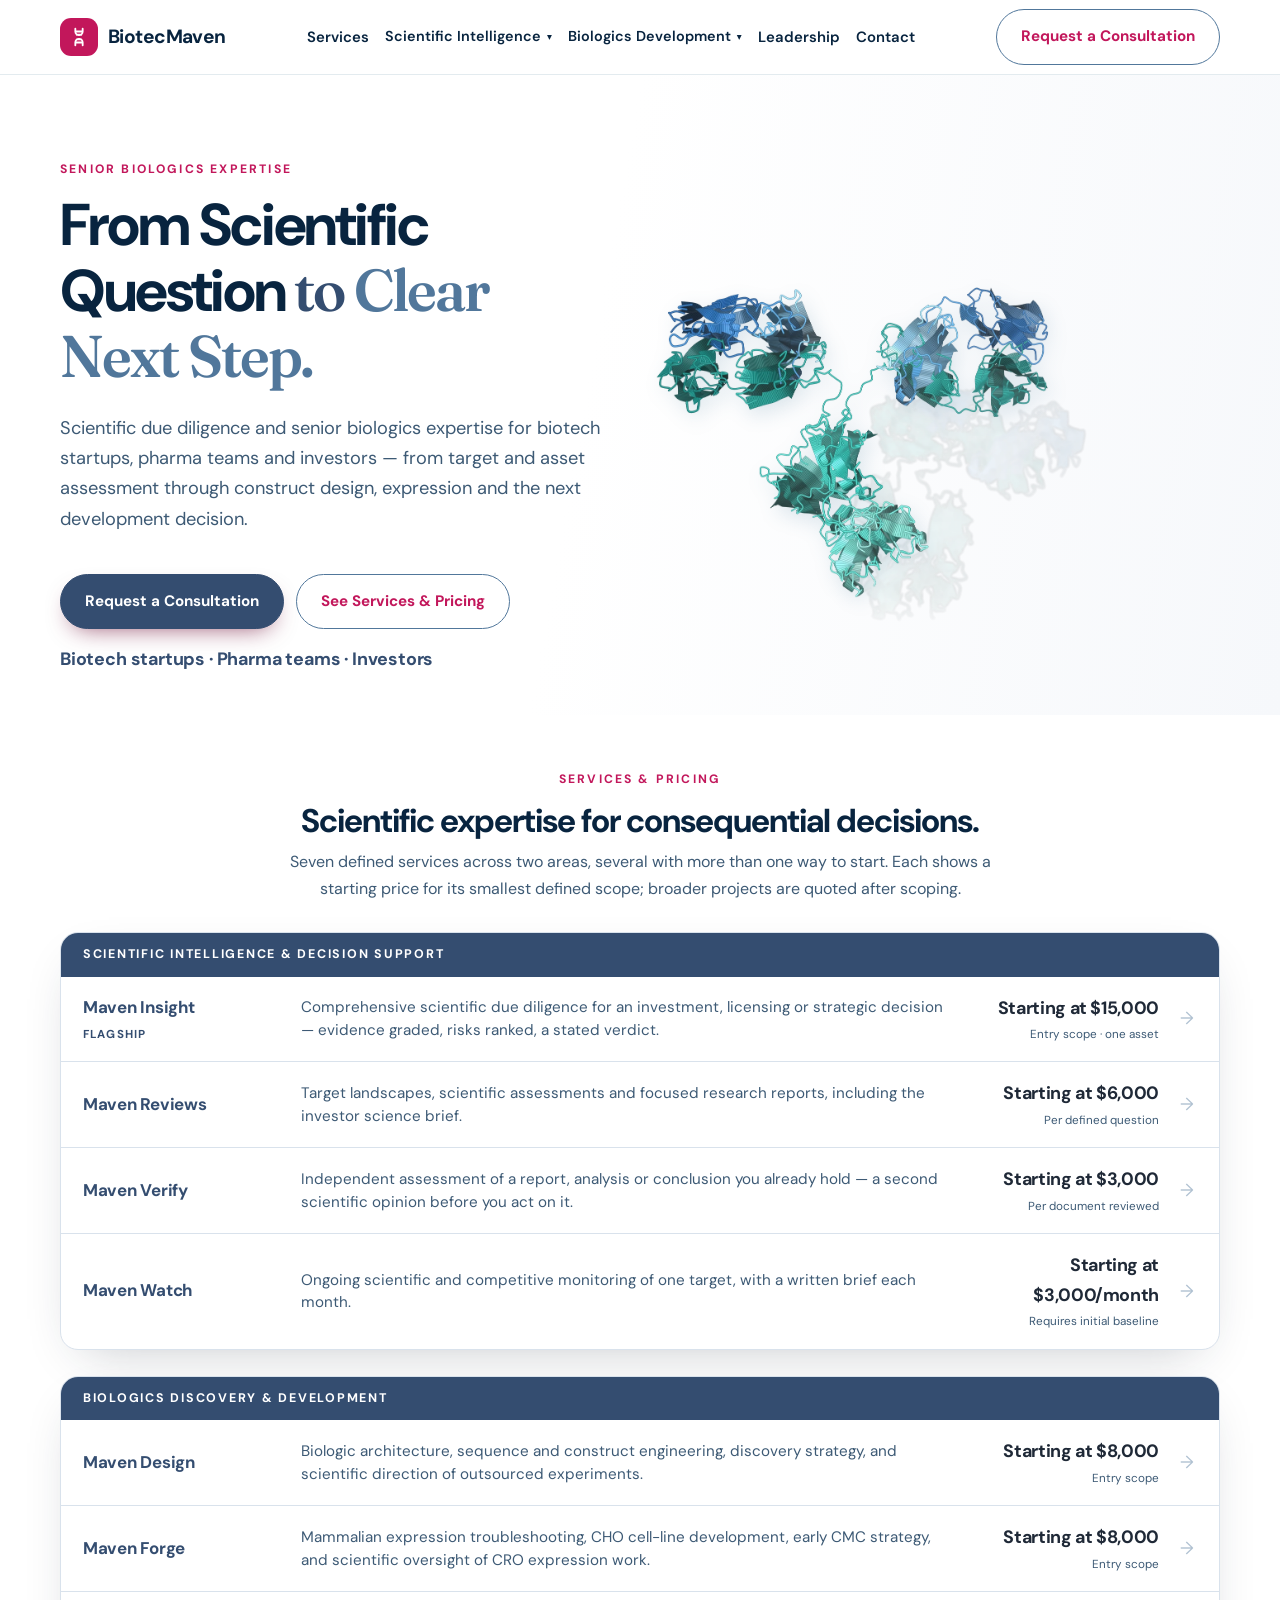
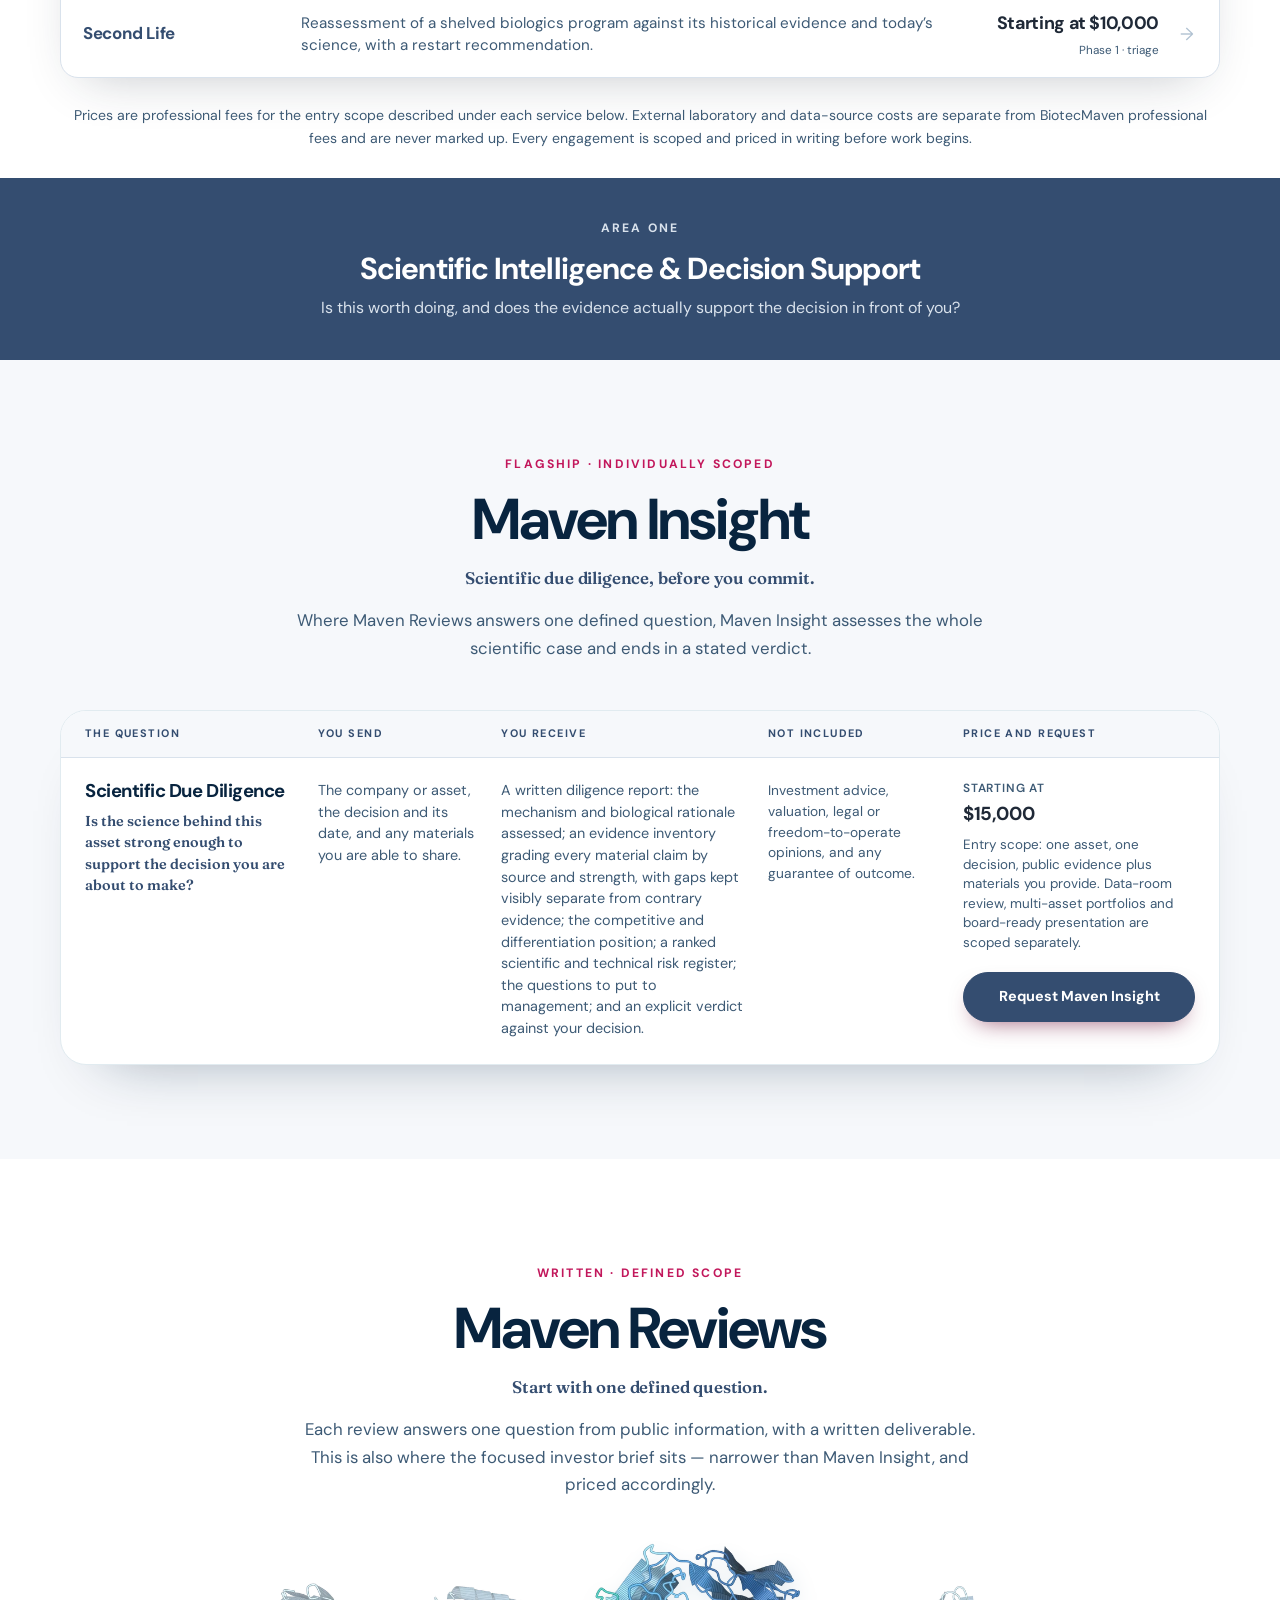
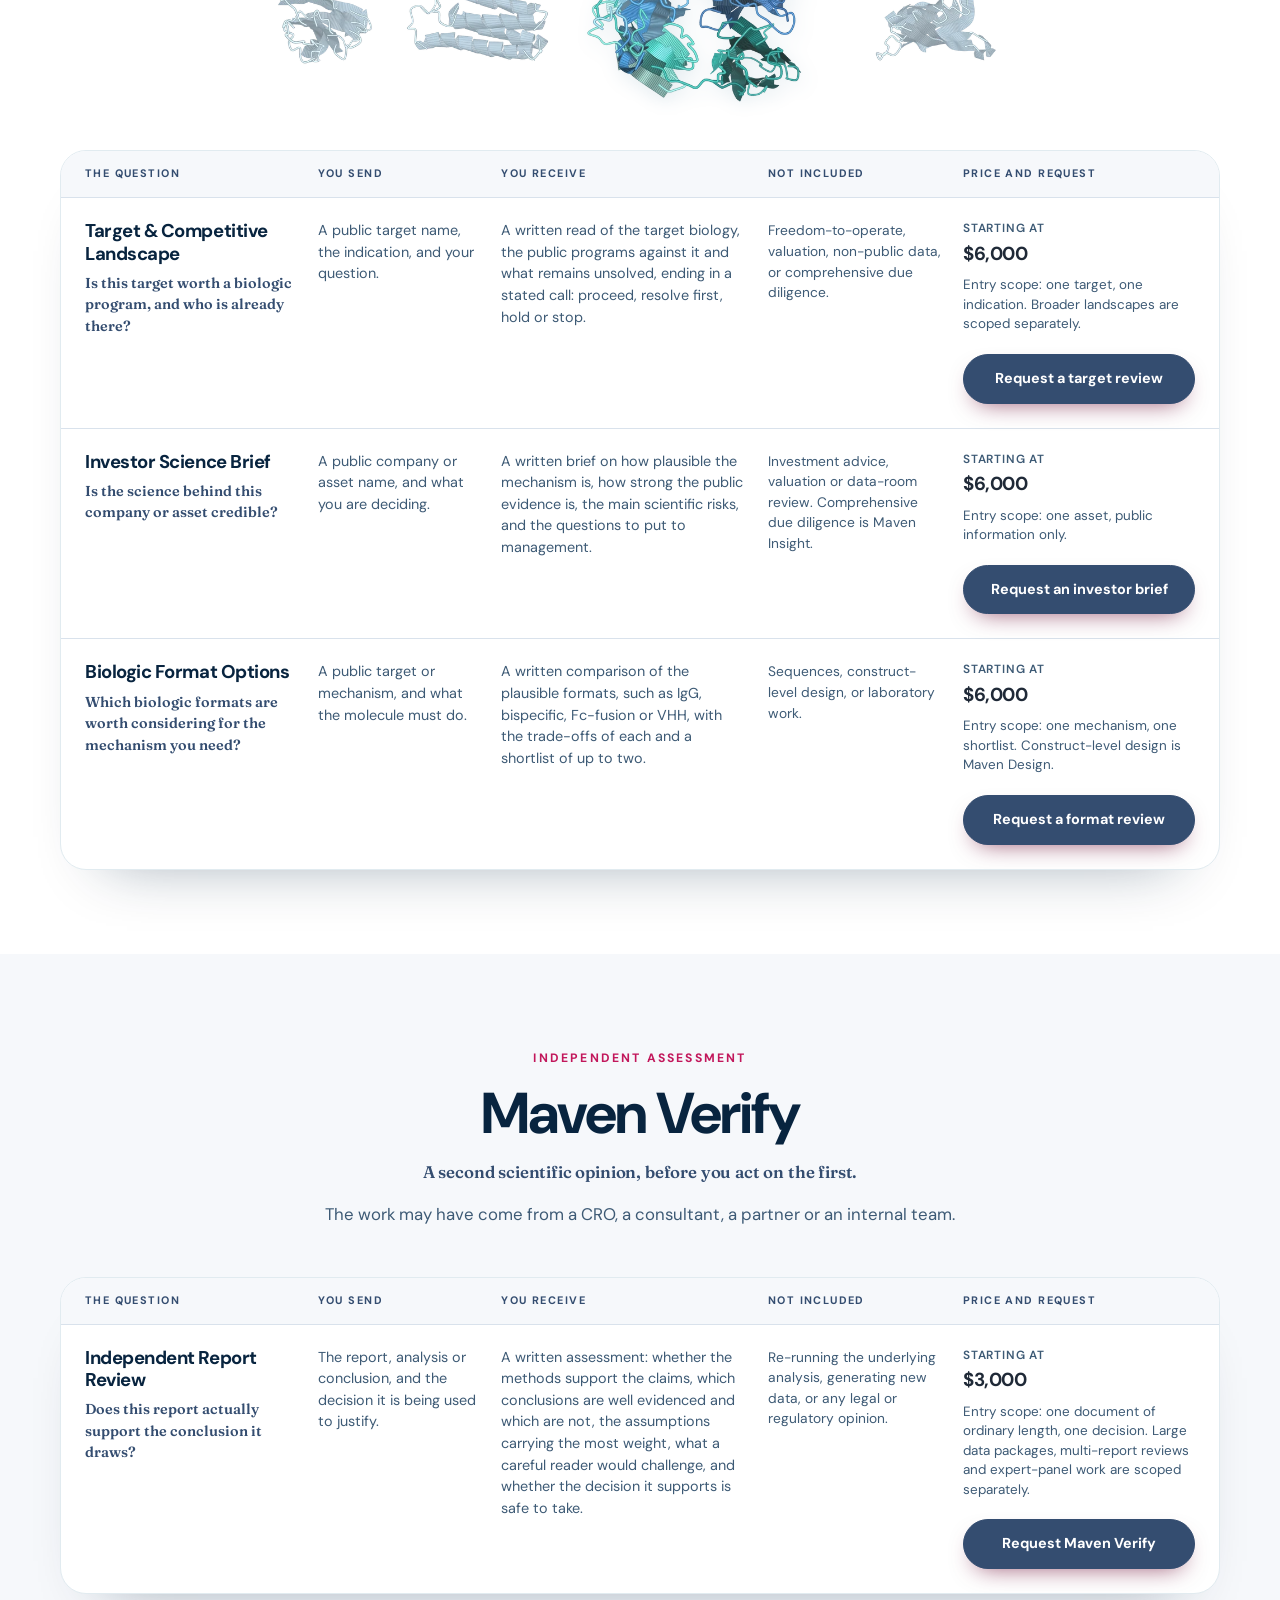
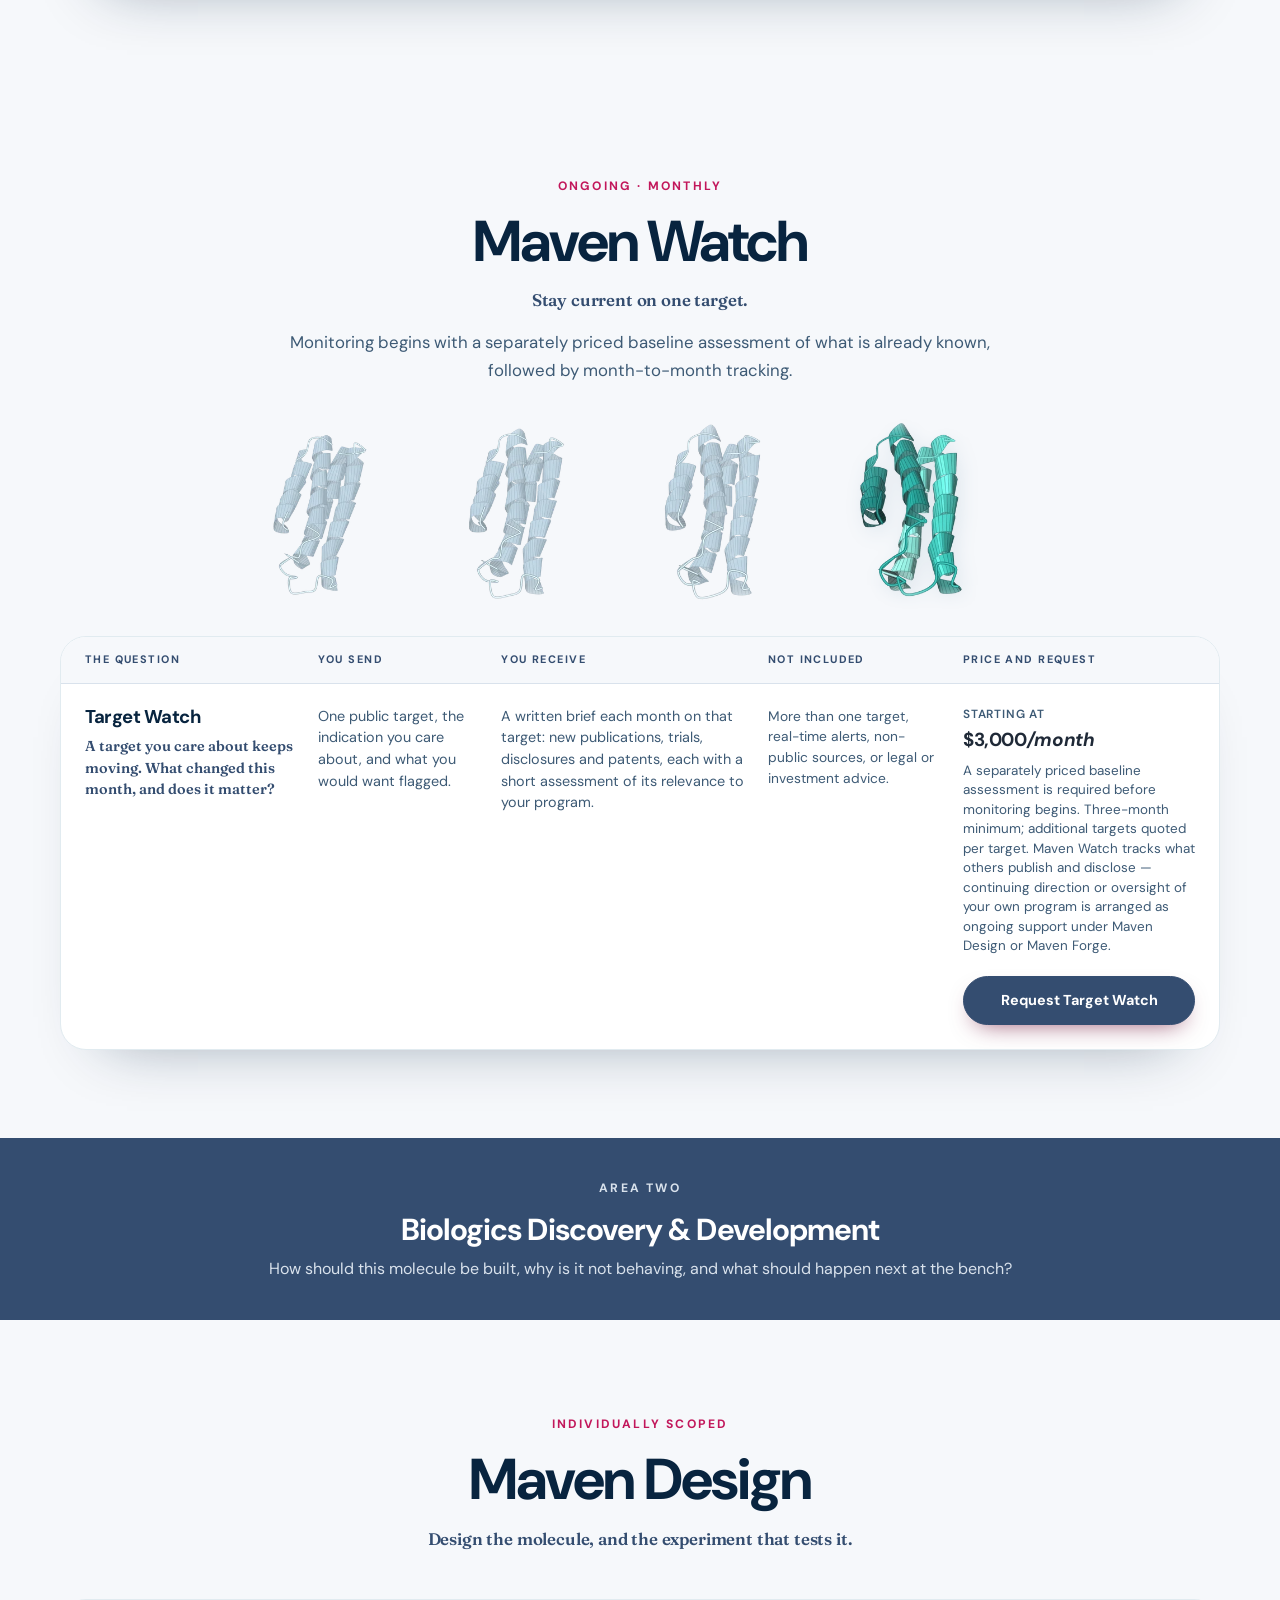
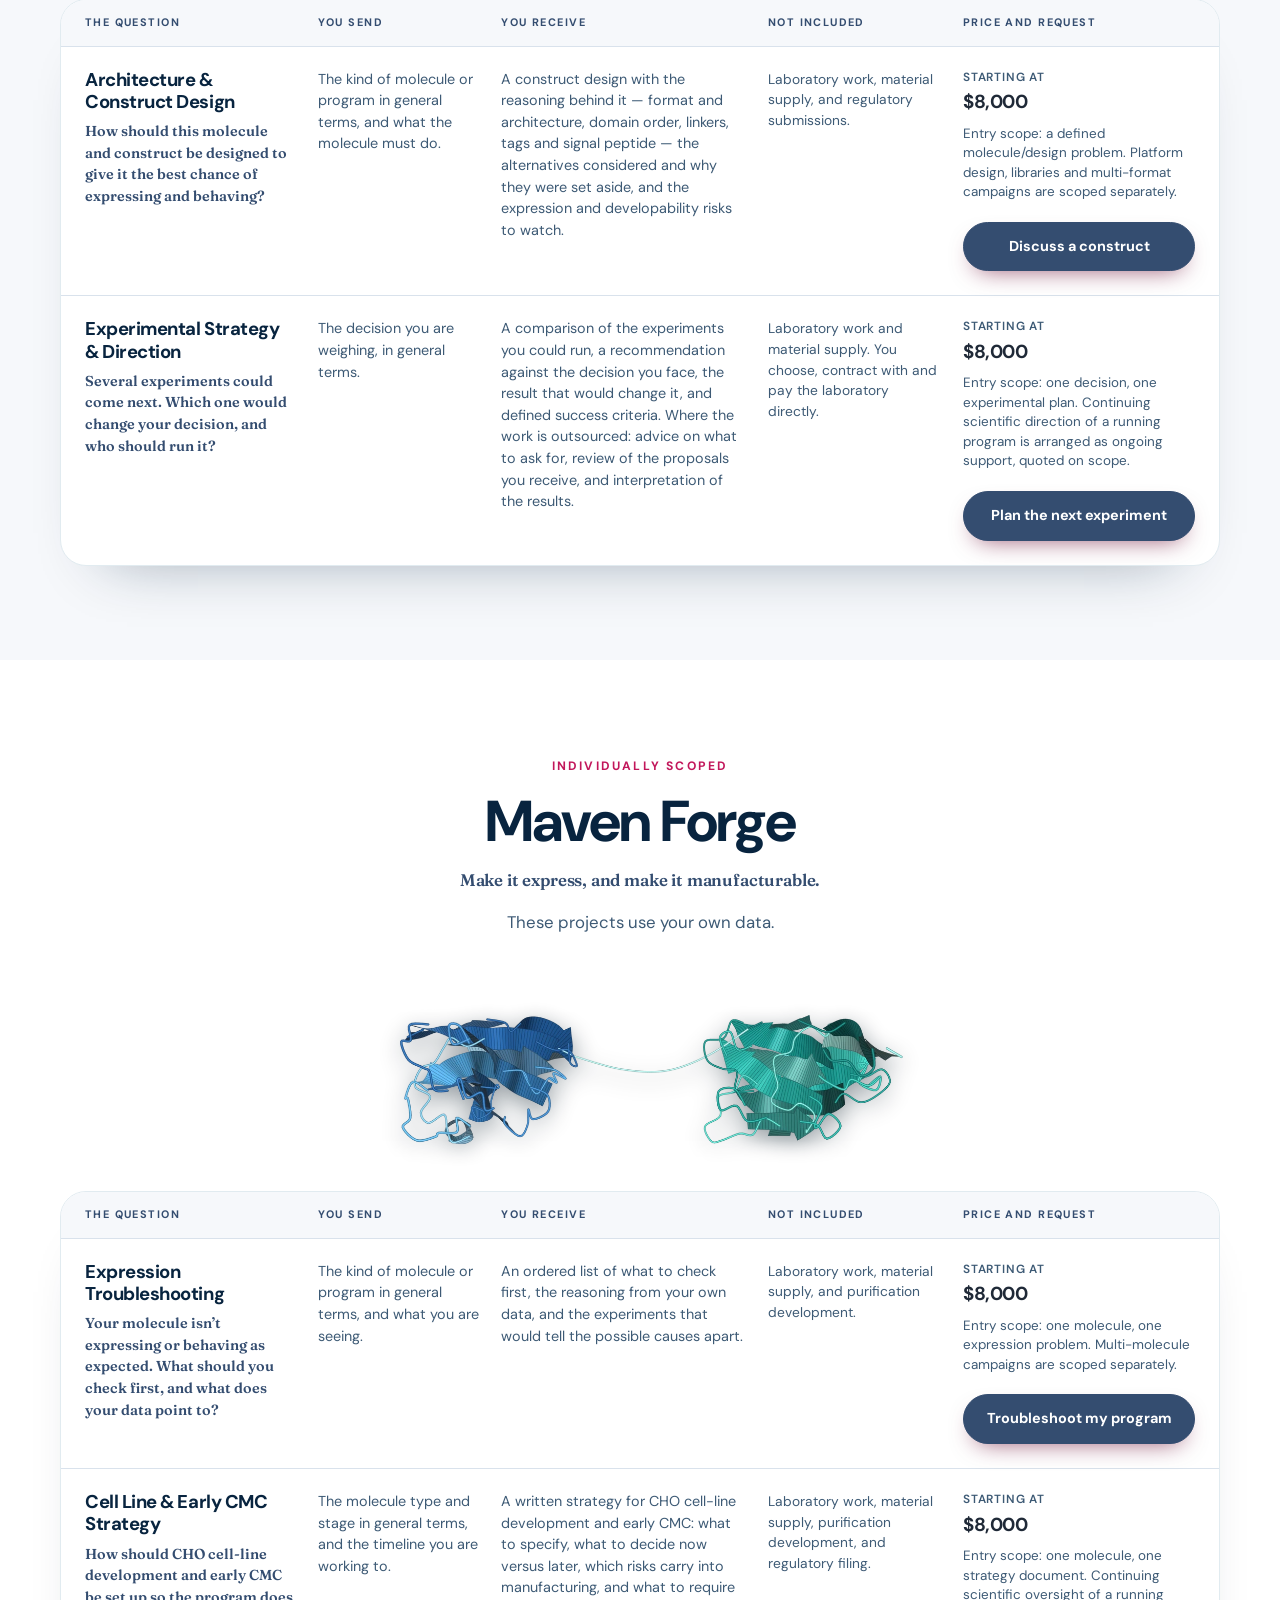
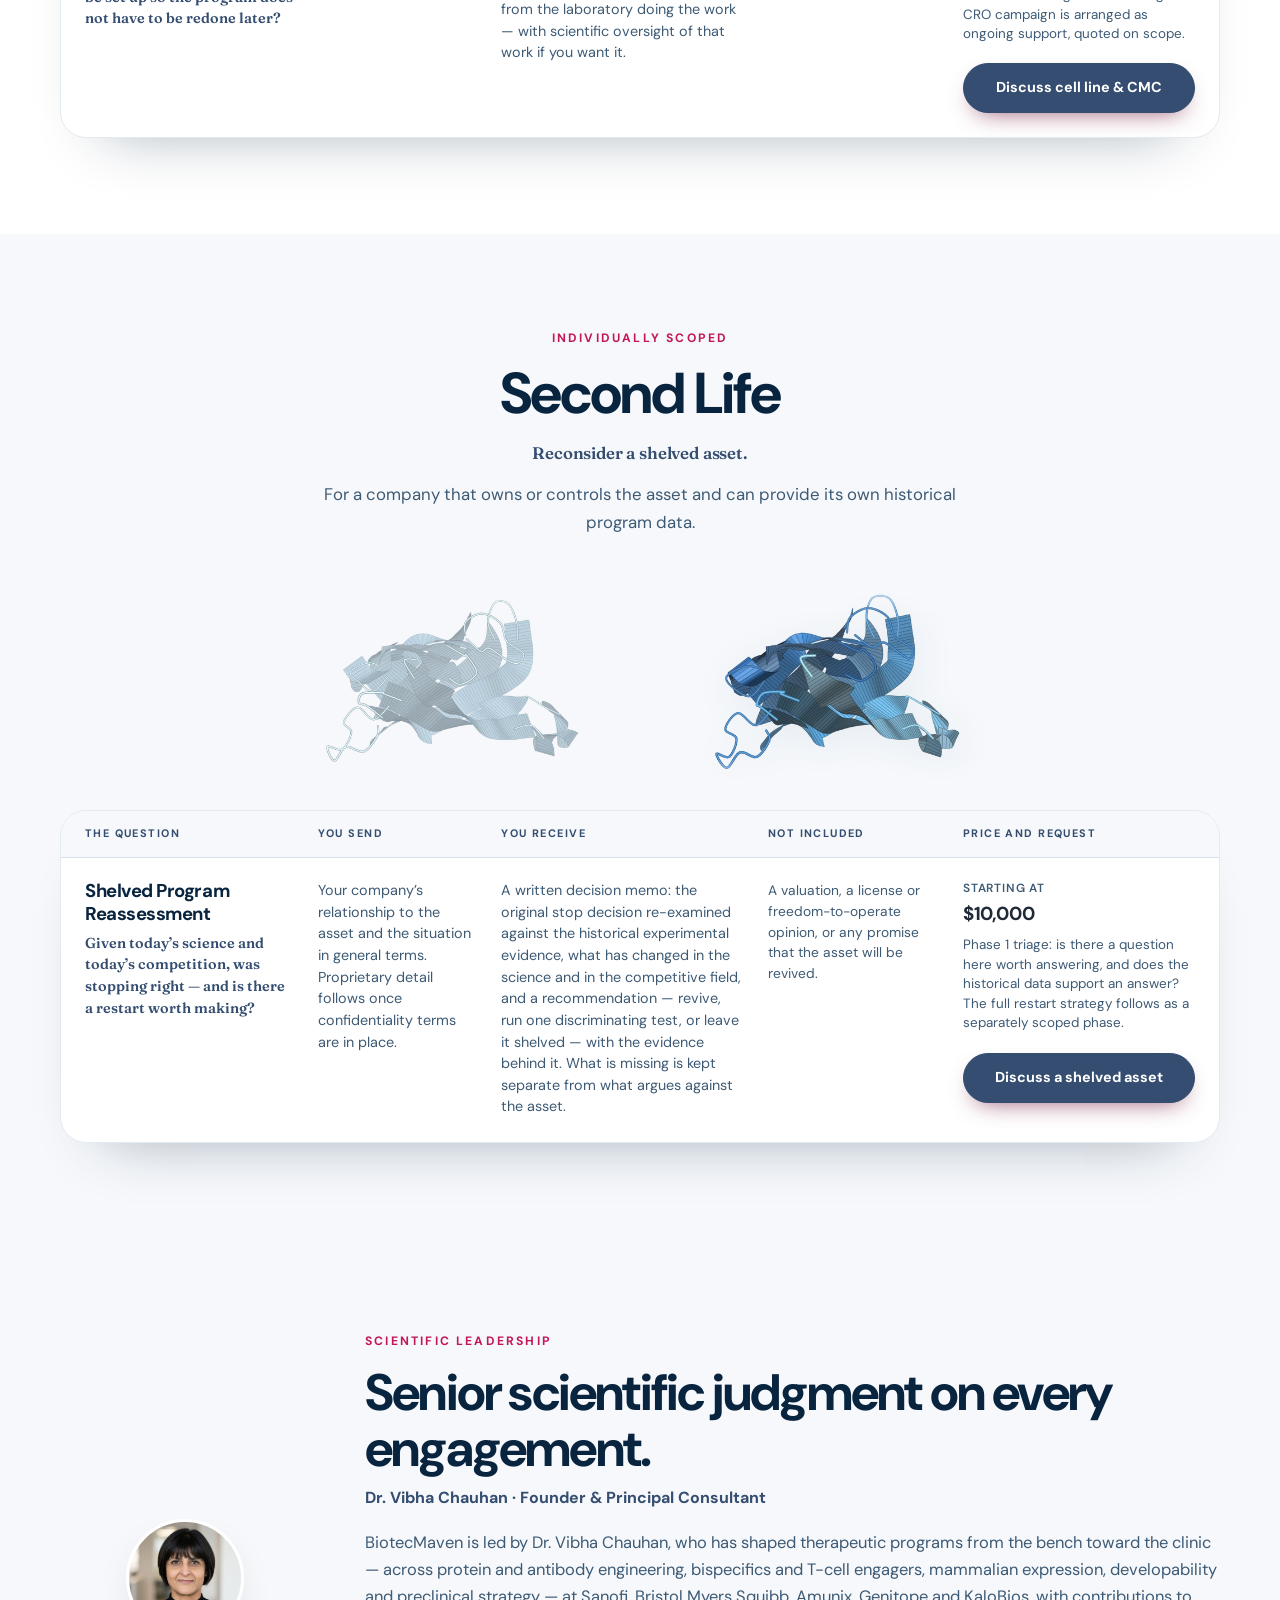
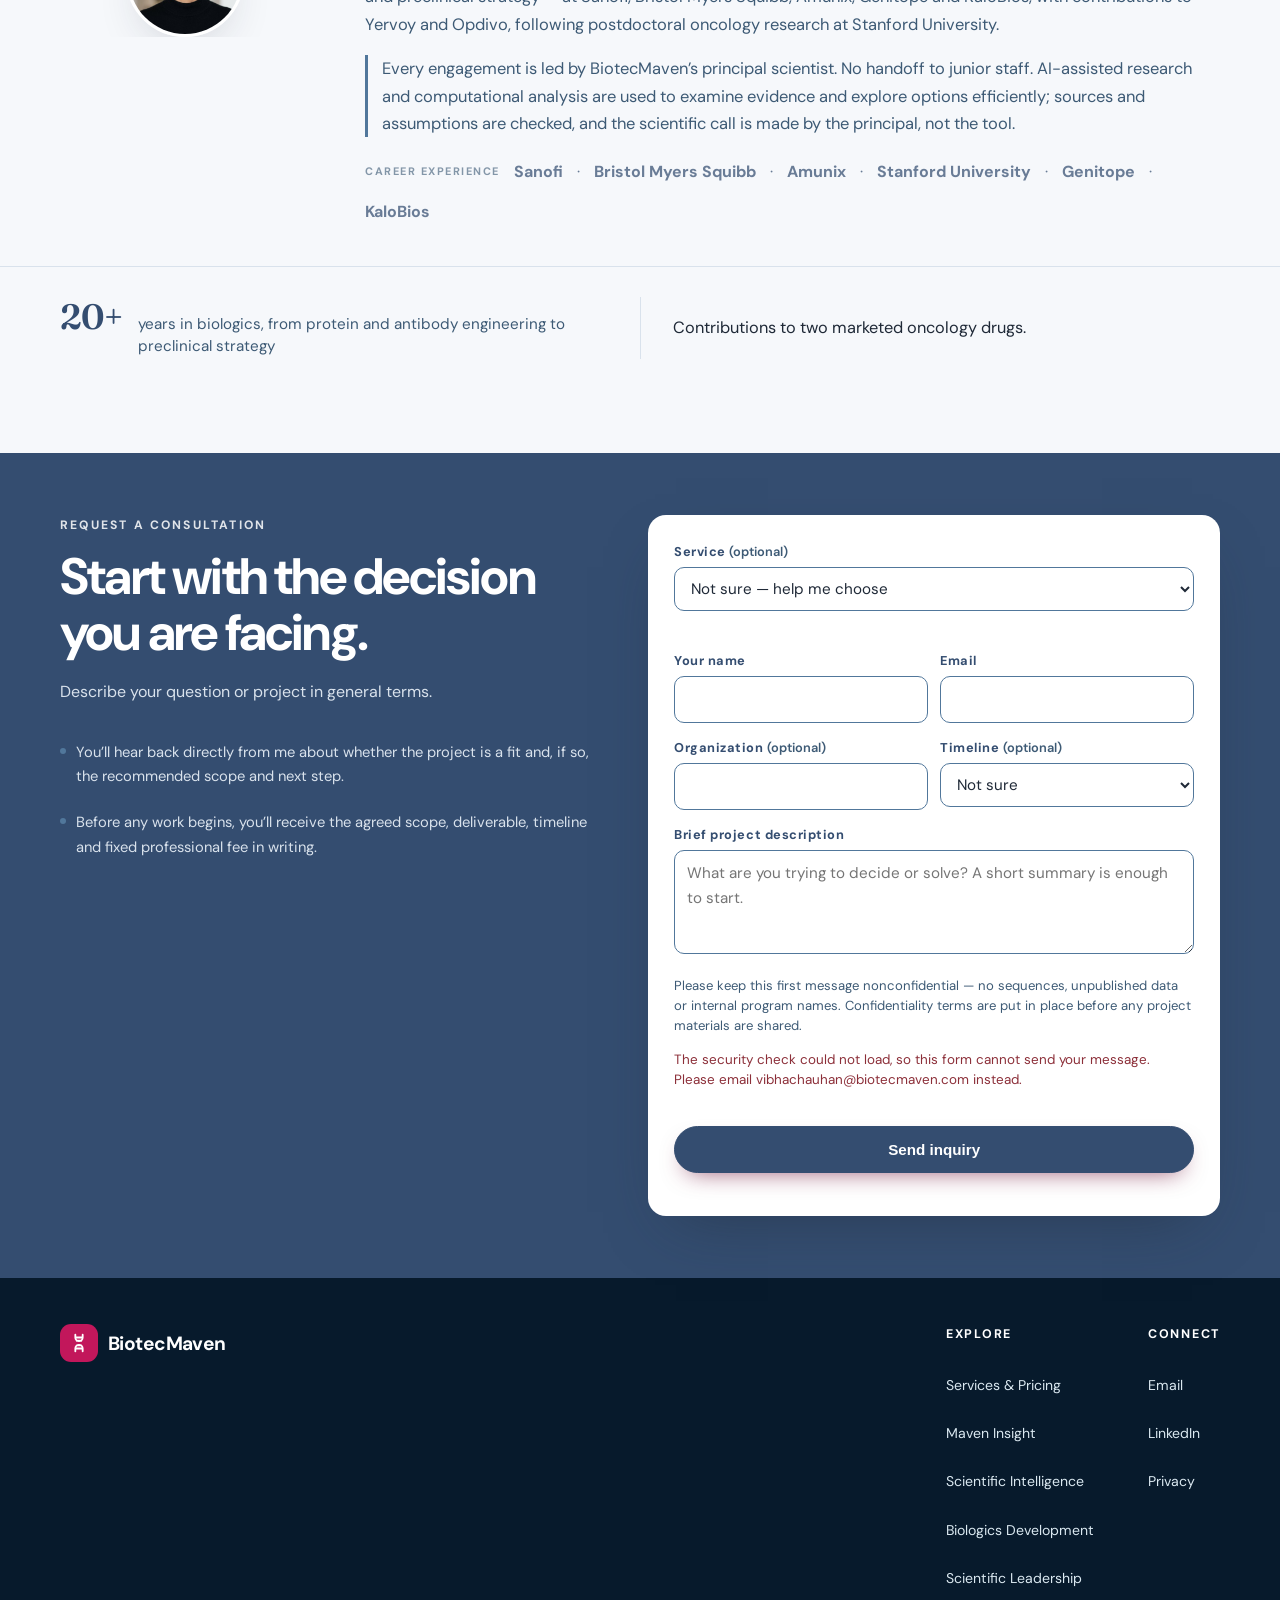
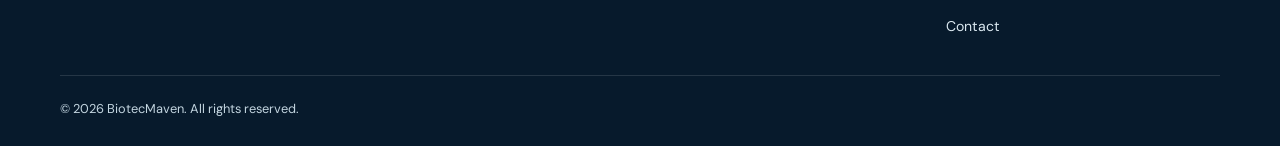
<file: index.html>
<!DOCTYPE html>
<html lang="en">
<head>
  <meta charset="UTF-8" />
  <meta name="viewport" content="width=device-width, initial-scale=1" />
  <title>BiotecMaven | Scientific Due Diligence &amp; Biologics Development</title>
  <meta name="description" content="Scientific due diligence for investors and senior biologics expertise for biotech teams: asset and target assessment, independent report review, construct design, mammalian expression and cell-line strategy." />
  <link rel="canonical" href="https://biotecmaven.com/" />
  <meta property="og:title" content="BiotecMaven | From scientific question to clear next step" />
  <meta property="og:description" content="Senior biologics expertise and scientific strategy for biotech teams, pharma, research organizations, and investors." />
  <meta property="og:type" content="website" />
  <meta property="og:url" content="https://biotecmaven.com/" />
  <meta property="og:image" content="https://biotecmaven.com/assets/og-cover.png" />
  <meta property="og:image:width" content="1200" />
  <meta property="og:image:height" content="630" />
  <meta property="og:image:alt" content="BiotecMaven — from scientific question to clear next step." />
  <meta property="og:site_name" content="BiotecMaven" />
  <meta name="twitter:card" content="summary_large_image" />
  <meta name="twitter:title" content="BiotecMaven | From scientific question to clear next step" />
  <meta name="twitter:description" content="Senior biologics expertise and scientific strategy for biotech teams, pharma, research organizations, and investors." />
  <meta name="twitter:image" content="https://biotecmaven.com/assets/og-cover.png" />
  <meta name="theme-color" content="#08243f" />
  <link rel="preconnect" href="https://fonts.googleapis.com" />
  <link rel="preconnect" href="https://fonts.gstatic.com" crossorigin />
  <link href="https://fonts.googleapis.com/css2?family=DM+Sans:wght@400;500;600;700&family=Fraunces:opsz,wght@9..144,400;9..144,600&display=swap" rel="stylesheet" />
  <link rel="stylesheet" href="assets/tokens.css" />
  <link rel="icon" href="favicon.ico?v=3" sizes="32x32" />
  <link rel="icon" href="assets/favicon.svg?v=3" type="image/svg+xml" />
  <link rel="apple-touch-icon" href="assets/apple-touch-icon.png?v=3" />
<style>
    :root{--navy:#344D70;--navy-2:#1F2937;--primary:#344D70;--secondary:#51779B;--pale:#D9E2EC;--ice:#F6F8FB;--ink:#1F2937;--teal:#344D70;--teal-bright:#D9E2EC;--mint:#D9E2EC;--paper:#F6F8FB;--muted:#3D5A75;--line:#D9E2EC;--white:#fff;--max:1160px;--shadow:0 18px 50px -24px rgba(31,41,55,.30)}
    *{box-sizing:border-box}html{scroll-behavior:smooth;scroll-padding-top:76px}body{margin:0;color:var(--ink);font-family:"DM Sans",system-ui,sans-serif;font-size:16px;line-height:1.65;background:var(--white);-webkit-font-smoothing:antialiased}h1,h2,h3{margin:0;color:var(--navy);line-height:1.1;letter-spacing:-.035em}h1{font-size:clamp(2.55rem,6vw,5.2rem);max-width:12ch}h2{font-size:clamp(2rem,4vw,3.25rem)}h3{font-size:1.35rem}p{margin:0 0 1.1rem;color:var(--muted)}a{color:inherit;text-decoration:none}.wrap{width:min(var(--max),100% - 48px);margin:auto}.eyebrow{display:block;margin-bottom:14px;color:var(--teal);font-size:.76rem;font-weight:700;letter-spacing:.18em;text-transform:uppercase}.btn{display:inline-flex;align-items:center;justify-content:center;gap:9px;border-radius:999px;padding:13px 21px;border:1px solid transparent;font-weight:700;font-size:.95rem;transition:.2s ease}.btn-primary{background:var(--teal);color:#fff;box-shadow:0 10px 24px -12px rgba(143,14,65,.8)}.btn-primary:hover{background:#0a766f;transform:translateY(-2px)}.btn-outline{border-color:var(--line);color:var(--navy);background:#fff}.btn-outline:hover{border-color:var(--teal);color:#C2175B}.btn-light{background:#fff;color:var(--navy)}.btn-light:hover{transform:translateY(-2px)}
    header{position:sticky;top:0;z-index:20;background:rgba(255,255,255,.9);backdrop-filter:blur(14px);border-bottom:1px solid rgba(220,230,236,.8)}.nav{height:74px;display:flex;align-items:center;justify-content:space-between;gap:24px}.brand{display:flex;align-items:center;gap:10px;color:#08243F;font-weight:700;letter-spacing:-.03em;font-size:1.2rem}.logo{width:38px;height:38px;border-radius:11px;display:grid;place-items:center;color:#fff;background:linear-gradient(140deg,var(--navy),var(--teal))}.logo svg{width:22px}.nav-links{display:flex;align-items:center;gap:23px}.nav-links a{font-size:.9rem;color:#08243F;font-weight:600}.nav-links a:hover{color:#C2175B}.menu{display:none;border:0;background:none;color:var(--navy);font-size:1.7rem;cursor:pointer}.nav-cta{display:flex;align-items:center;gap:12px}
    .hero{position:relative;overflow:hidden;background:linear-gradient(145deg,#f4faf9 0%,#fff 62%);padding:78px 0 58px}.hero:after{content:"";position:absolute;right:-170px;top:-230px;width:660px;height:660px;border-radius:50%;background:radial-gradient(circle,rgba(184,38,96,.2),transparent 68%);pointer-events:none}.hero-grid{position:relative;z-index:1;display:grid;grid-template-columns:1.1fr .9fr;align-items:center;gap:64px}.hero h1 em{font-family:Fraunces,serif;font-style:normal;font-weight:600;color:var(--teal)}.hero-lead{max-width:56ch;margin:24px 0 12px;font-size:1.14rem;color:var(--muted)}.tagline{font-family:Fraunces,serif;color:var(--navy);font-size:1.12rem}.actions{display:flex;flex-wrap:wrap;gap:12px;margin:28px 0 32px}.proof{display:flex;flex-wrap:wrap;gap:25px}.proof strong{display:block;color:var(--navy);font-size:1.52rem;line-height:1.1}.proof span{color:var(--muted);font-size:.83rem}.hero-panel{padding:34px;border-radius:25px;background:var(--navy);color:#fff;box-shadow:var(--shadow)}.hero-panel h2{color:#fff;font-size:1.35rem;margin-bottom:21px}.hero-panel ul{list-style:none;margin:0;padding:0;display:grid;gap:15px}.hero-panel li{display:flex;gap:11px;align-items:flex-start;color:#d8e7ef}.hero-panel li:before{content:"✓";color:var(--teal-bright);font-weight:700;font-size:1.1rem;line-height:1.45}.hero-panel .panel-note{margin:24px 0 0;padding-top:18px;border-top:1px solid rgba(255,255,255,.16);font-size:.9rem;color:#a9c0cf}
    .band{padding:27px 0;background:var(--navy-2);color:#e8f2f6}.band .wrap{display:flex;align-items:center;gap:18px}.band-mark{width:42px;height:42px;display:grid;place-items:center;border-radius:13px;background:rgba(38,184,169,.16);color:var(--teal-bright);font-weight:700;font-size:1.25rem}.band p{margin:0;color:#e8f2f6;font-size:1.06rem}.band strong{color:#fff}.cred{padding:23px 0;border-bottom:1px solid var(--line);background:var(--paper)}.cred .wrap{display:flex;align-items:center;justify-content:space-between;gap:24px;flex-wrap:wrap}.cred p{margin:0;font-size:.9rem}.logos{display:flex;align-items:center;gap:14px;flex-wrap:wrap;color:var(--navy);font-weight:700;opacity:.72}.logos i{color:var(--teal);font-style:normal;font-weight:400}
    section{padding:94px 0}.section-head{max-width:700px;margin-bottom:48px}.section-head.center{text-align:center;margin-left:auto;margin-right:auto}.section-head p{font-size:1.05rem;margin-top:17px}.alt{background:var(--paper)}.about{display:grid;grid-template-columns:1fr 1fr;gap:70px;align-items:center}.about p{font-size:1.05rem}.checklist{display:grid;gap:14px;margin-top:26px}.check{display:flex;gap:12px}.check:before{content:"";width:9px;height:9px;border-radius:50%;background:var(--teal);margin-top:10px;flex:0 0 auto}.quote-card{padding:42px;border-radius:23px;background:linear-gradient(150deg,var(--navy),#0f4e62);box-shadow:var(--shadow)}.quote-card blockquote{margin:0;color:#fff;font:600 clamp(1.45rem,2.6vw,2.05rem)/1.35 Fraunces,serif}.quote-card cite{display:block;margin-top:23px;color:#b5ccd8;font-style:normal;font-size:.92rem}
    .doors{display:grid;grid-template-columns:repeat(3,1fr);gap:18px}.doors-note{max-width:900px;margin:28px auto 0;text-align:center;color:var(--muted);font-size:1.05rem}.door{padding:29px;border:1px solid var(--line);border-radius:19px;background:#fff;display:flex;flex-direction:column;min-height:100%}.door.featured{background:linear-gradient(160deg,var(--navy),#0c5260);border-color:transparent}.door h3{margin:16px 0 10px}.door.featured h3,.door.featured p,.door.featured li{color:#fff}.door p{font-size:1rem}.door ul{padding:0;margin:10px 0 24px;list-style:none;display:grid;gap:8px}.door li{display:flex;gap:9px;color:var(--ink);font-size:1rem}.door li:before{content:"•";color:var(--teal);font-weight:700}.door .btn{margin-top:auto;align-self:flex-start}.door-icon{width:48px;height:48px;display:grid;place-items:center;border-radius:14px;background:var(--mint);color:var(--teal);font-size:1.35rem;font-weight:700}.featured .door-icon{background:rgba(38,184,169,.16);color:var(--teal-bright)}.door.featured .btn-outline{border-color:rgba(255,255,255,.35);background:transparent;color:#fff}.audience-list{list-style:none;display:grid;gap:13px;margin:23px 0 0;padding:0}.audience-list li{position:relative;padding-left:19px;color:var(--muted);font-size:1rem}.audience-list li:before{content:"";position:absolute;left:0;top:.65em;width:7px;height:7px;border-radius:50%;background:var(--teal)}.audience-list strong{color:var(--navy)}.ownership-note{margin-top:-8px;font-weight:700;letter-spacing:-.01em}
    .execution{display:grid;grid-template-columns:.82fr 1.18fr;gap:64px;align-items:start}.execution-copy p{font-size:1.06rem}.steps{display:grid;gap:14px}.step{display:grid;grid-template-columns:42px 1fr;gap:15px;align-items:start;padding:17px 0;border-bottom:1px solid var(--line)}.step:last-child{border-bottom:0}.step-num{width:35px;height:35px;border-radius:50%;display:grid;place-items:center;background:var(--mint);color:var(--teal);font-weight:700}.step h3{font-size:1rem;margin-bottom:3px}.step p{font-size:.9rem;margin:0}.pathway{padding:43px 0 50px;background:var(--navy);color:#fff}.pathway h2{color:#fff;text-align:center;margin-bottom:30px}.path{display:flex;align-items:center;justify-content:center;flex-wrap:wrap;gap:8px}.path span{padding:11px 16px;border:1px solid rgba(255,255,255,.22);border-radius:999px;color:#d9e9ef;font-size:.9rem}.path b{color:var(--teal-bright);font-size:1.2rem}
    .expert{display:grid;grid-template-columns:250px 1fr;gap:55px;align-items:start}.initials{height:250px;border-radius:25px;background:linear-gradient(145deg,var(--mint),#cfe8e3);display:grid;place-items:center;color:var(--navy);font:600 4.4rem Fraunces,serif}.founder-photo{overflow:hidden;background:var(--mint)}.founder-photo img{width:100%;height:100%;object-fit:cover;object-position:center top;display:block}.role{color:var(--teal);font-weight:700;margin:7px 0 18px}.expert p{font-size:1.03rem}.cred-list{display:grid;gap:10px;margin:25px 0}.cred-item{padding:14px 17px;border-left:3px solid var(--teal);background:var(--paper);border-radius:9px}.cred-item strong{color:var(--navy)}.chips{display:flex;gap:9px;flex-wrap:wrap}.chip{padding:7px 13px;border:1px solid var(--line);border-radius:999px;color:var(--navy);font-size:.86rem;font-weight:600}
    .models{display:grid;grid-template-columns:repeat(4,1fr);gap:14px}.model{padding:23px;border:1px solid var(--line);border-radius:15px;background:#fff}.model h3{font-size:1.05rem;margin-bottom:8px}.model p{font-size:1rem;margin:0}.final-cta{padding:74px 24px;border-radius:28px;text-align:center;overflow:hidden;position:relative;background:linear-gradient(135deg,var(--navy),#0b5c62)}.final-cta:after{content:"";position:absolute;right:-80px;top:-120px;width:340px;height:340px;border-radius:50%;background:radial-gradient(circle,rgba(38,184,169,.38),transparent 68%)}.final-cta>*{position:relative;z-index:1}.final-cta h2{color:#fff}.final-cta p{max-width:580px;margin:17px auto 27px;color:#c7dae4}.final-cta .examples{display:flex;justify-content:center;flex-wrap:wrap;gap:8px;margin:0 auto 26px;max-width:820px}.examples span{padding:7px 12px;border-radius:999px;background:rgba(255,255,255,.1);color:#e6f1f5;font-size:.9rem}.contact{display:grid;grid-template-columns:1fr 1fr;gap:55px;align-items:start}.contact p{font-size:1.04rem}.contact-list{display:grid;gap:17px;margin-top:25px}.contact-row{display:flex;gap:14px;align-items:flex-start}.contact-icon{width:42px;height:42px;display:grid;place-items:center;border-radius:12px;background:var(--mint);color:var(--teal);font-weight:700}.contact-row strong{display:block;color:var(--navy);font-size:.9rem}.contact-row a,.contact-row span{color:var(--muted);font-size:1rem}.contact-card{padding:33px;border-radius:20px;background:var(--paper);border:1px solid var(--line)}.contact-card h3{margin-bottom:9px}.contact-card p{font-size:1rem}.contact-card .btn{width:100%;margin-top:6px}
    footer{padding:46px 0 27px;background:#071a2c;color:#a9bfcd}.footer-top{display:flex;justify-content:space-between;gap:30px;flex-wrap:wrap;padding-bottom:29px;border-bottom:1px solid rgba(255,255,255,.12)}footer .brand{color:#fff}footer .logo{background:linear-gradient(135deg,#163d5b,var(--teal))}.footer-copy{max-width:350px;font-size:.9rem}.footer-links{display:flex;gap:52px}.footer-links h4{margin:0 0 12px;color:#fff;font-size:.78rem;letter-spacing:.14em;text-transform:uppercase}.footer-links a{display:block;margin:8px 0;font-size:.88rem}.footer-bottom{display:flex;justify-content:space-between;gap:16px;flex-wrap:wrap;padding-top:22px;font-size:.8rem}
    @media(max-width:940px){.nav-links{display:none;position:absolute;top:74px;left:0;right:0;padding:14px 24px 20px;background:#fff;border-bottom:1px solid var(--line);box-shadow:var(--shadow)}.nav-links.open{display:grid;gap:0}.nav-links a{padding:11px 0;border-bottom:1px solid var(--line)}.menu{display:block}.nav-cta .btn-outline{display:none}.hero-grid,.about,.execution,.contact,.modern-grid{grid-template-columns:1fr;gap:42px}.hero-panel{max-width:620px}.doors{grid-template-columns:1fr}.models{grid-template-columns:1fr 1fr}.expert{grid-template-columns:1fr}.initials{width:190px;height:190px;font-size:3.4rem}}
    @media(max-width:560px){.wrap{width:min(var(--max),100% - 32px)}section{padding:68px 0}.hero{padding:67px 0 60px}.hero h1{font-size:2.7rem}.proof{gap:15px}.proof strong{font-size:1.25rem}.band .wrap{align-items:flex-start}.band p{font-size:.95rem}.models{grid-template-columns:1fr}.footer-links{gap:25px}.footer-bottom{display:block}.footer-bottom span{display:block;margin-top:5px}}
    .modern{padding:52px 0;background:var(--paper)}.modern-grid{display:grid;grid-template-columns:1.1fr .9fr;gap:55px;align-items:center}.modern h2{margin-bottom:17px}.modern p{font-size:1.06rem;max-width:62ch}.modern-card{padding:28px;border:1px solid var(--line);border-radius:20px;background:#fff;display:grid;gap:11px;color:var(--navy)}.modern-card strong{font-size:1.15rem}.modern-card span{display:block;color:var(--muted)}.modern-card span:last-child{color:var(--teal);font-weight:700}.path span{display:inline-flex;flex-direction:column;align-items:center;gap:3px}.path span small{font-size:.69rem;line-height:1.2;color:#9ec0ce;font-weight:500;letter-spacing:.01em}.door-support{color:var(--teal)!important;font-size:1rem!important;margin-top:-3px}.loop-label{padding:11px 13px;border-radius:11px;background:rgba(255,255,255,.1);color:#e6f1f5!important;font-size:.82rem!important;line-height:1.45!important}.door:not(.featured) .loop-label{background:var(--mint);color:var(--navy)!important}.execution-combined{padding:82px 0;background:var(--navy);color:#fff}.execution-combined .section-head{margin-bottom:40px}.execution-combined .section-head p{color:#c7dae4}.execution-combined .path{margin-bottom:43px}.execution-combined .step{border-color:rgba(255,255,255,.16)}.execution-combined .step h3{color:#fff}.execution-combined .step p{color:#c7dae4}.execution-combined .step-num{background:rgba(38,184,169,.16);color:var(--teal-bright)}.execution-steps{max-width:850px;margin:0 auto}
    .founder-logos{margin-top:22px}.logos-label{font-size:.68rem;letter-spacing:.14em;text-transform:uppercase;color:var(--muted);font-weight:700;opacity:.85}.contact-compact{display:block;max-width:620px;margin:0 auto}.north-star{padding:30px 0;background:var(--navy);color:#fff}.north-star p{max-width:900px;margin:0 auto;color:#e5f1f5;font-size:1.08rem;line-height:1.5;text-align:center}.hero-pathway{position:relative;max-width:430px;margin:0 auto;padding:18px 0 18px 40px;color:var(--navy)}.hero-pathway:before{content:"";position:absolute;left:12px;top:38px;bottom:38px;width:1px;background:linear-gradient(to bottom,rgba(14,143,134,.2),rgba(14,143,134,.7),rgba(14,143,134,.2))}.hero-pathway-step{position:relative;padding:8px 0 10px}.hero-pathway-step:before{content:"";position:absolute;left:-33px;top:17px;width:9px;height:9px;border:2px solid var(--teal);border-radius:50%;background:#fff;box-shadow:0 0 0 5px rgba(38,184,169,.08)}.hero-pathway-step + .hero-pathway-step{margin-top:15px}.hero-pathway-step strong{display:block;font-size:clamp(1rem,1.6vw,1.28rem);letter-spacing:.14em;line-height:1.1}.hero-pathway-step:first-child strong{font-size:clamp(1rem,1.7vw,1.3rem);font-weight:500;letter-spacing:.02em}.hero-pathway-step small{display:block;margin-top:6px;color:var(--muted);font-size:.9rem;letter-spacing:.03em}.hero-pathway-step.emphasis strong{color:var(--teal)}
    @media(max-width:560px){.hero-pathway{max-width:330px;padding-top:8px;padding-bottom:8px}.hero-pathway-step + .hero-pathway-step{margin-top:10px}.hero-pathway-step{padding:5px 0 7px}.hero-pathway-step:before{top:13px}.hero-pathway:before{top:27px;bottom:27px}.nav-cta .btn-primary{display:none}}
    @media(max-width:940px){.modern-grid{grid-template-columns:1fr;gap:42px}}
  

    /* ---- Reviews menu + advisory ---- */
    #reviews{background:#fff}
    .smenu{border:1px solid var(--line);border-radius:22px;background:#fff;box-shadow:0 22px 46px -36px rgba(8,36,63,.45);overflow:hidden}
    .menu-cols,.item{display:grid;grid-template-columns:168px minmax(0,1.15fr) minmax(0,.9fr) minmax(0,1.35fr) minmax(0,.95fr) 236px;column-gap:22px;align-items:start}
    .menu-cols{padding:14px 24px;background:var(--paper);border-bottom:1px solid var(--line)}
    .menu-cols span{font-size:.68rem;font-weight:700;letter-spacing:.13em;text-transform:uppercase;color:var(--navy)}
    .item{padding:22px 24px 24px;border-top:1px solid var(--line)}
    .menu-rows .item:first-child{border-top:0}
    .item-visual{background:var(--s-surface);border:1px solid var(--s-line);border-radius:14px;overflow:hidden}
    .item-visual svg{display:block;width:100%;height:auto}
    .item h3{margin:0 0 8px;font-size:1.16rem;line-height:1.2;letter-spacing:-.025em;color:#08243F}
    .item-q{margin:0;font:600 .98rem/1.4 Fraunces,serif;color:var(--navy)}
    .item p{margin:0;font-size:.9rem;line-height:1.5}
    .item-bound p{font-size:.86rem}
    .item-buy .scope{margin-bottom:2px;font-size:.86rem;color:var(--muted)}
    .item-buy .scope .rng{white-space:nowrap}
    .item-buy .scope strong{font-size:1.28rem;line-height:1.25;letter-spacing:-.03em;color:var(--navy)}
    .item-buy .term{margin:0 0 14px;font-size:.84rem;font-weight:600;color:var(--navy)}
    .item-buy .term.quiet{font-weight:500;color:var(--muted)}
    .item .btn{width:100%;padding:12px 16px;font-size:.9rem}
    .specials-how{list-style:none;margin:30px 0 0;padding:0;display:grid;grid-template-columns:repeat(4,1fr);border:1px solid var(--line);border-radius:18px;background:var(--paper)}
    .specials-how li{padding:20px 22px;border-left:1px solid var(--line)}
    .specials-how li:first-child{border-left:0}
    .specials-how b{display:flex;align-items:center;gap:10px;margin-bottom:6px;color:var(--navy);font-size:1rem}
    .specials-how i{width:28px;height:28px;flex:0 0 auto;border-radius:50%;display:grid;place-items:center;background:var(--mint);color:var(--teal);font-style:normal;font-size:.85rem}
    .specials-how span{display:block;color:var(--muted);font-size:.9rem;line-height:1.5}
    .specials-note{max-width:780px;margin:24px auto 0;text-align:center;font-size:.95rem}
    .offer-jump{display:flex;flex-wrap:wrap;justify-content:center;gap:10px;margin:24px 0 0}
    .offer-jump a{padding:8px 16px;border:1px solid var(--line);border-radius:999px;background:#fff;color:var(--navy);font-size:.9rem;font-weight:700}
    .offer-jump a:hover{border-color:var(--teal);color:var(--teal)}
    #watch{padding:72px 0;background:var(--paper)}
    #watch .section-head{margin-bottom:36px}
    .badge-ongoing{display:inline-block;margin:0 0 9px;padding:3px 10px;border-radius:999px;background:var(--mint);color:var(--teal);font-size:.68rem;font-weight:700;letter-spacing:.11em;text-transform:uppercase}
    #forge{padding:72px 0}
    .adv-head{max-width:780px;margin:0 auto 34px;text-align:center}
    .adv-head .eyebrow{color:var(--teal-bright)}
    .adv-head h2{color:#fff;font-size:clamp(1.9rem,3.4vw,2.6rem)}
    .adv-head p{margin:14px 0 0;color:#cfe2ea;font-size:1.02rem}
    .adv-grid{display:grid;grid-template-columns:repeat(3,1fr);gap:18px}
    .adv-item{display:flex;flex-direction:column;padding:26px;border-radius:18px;background:rgba(255,255,255,.07);border:1px solid rgba(255,255,255,.17)}
    .adv-item h3{margin:0 0 12px;color:#fff;font-size:1.3rem}
    .adv-q{margin:0 0 12px;font:600 1.03rem/1.5 Fraunces,serif;color:#e4f0f5}
    .adv-recv{flex:1;margin:0 0 22px;color:#b9d0dc;font-size:.9rem;line-height:1.55}
    .adv-item .btn{align-self:flex-start}
    .adv-feature{display:grid;grid-template-columns:1.35fr .85fr;gap:36px;align-items:center;margin-top:18px;padding:30px 32px;border-radius:18px;background:rgba(255,255,255,.12);border:1px solid rgba(255,255,255,.3)}
    .adv-aud{display:block;margin-bottom:8px;color:var(--teal-bright);font-size:.74rem;font-weight:700;letter-spacing:.12em;text-transform:uppercase;line-height:1.5}
    .adv-feature h3{margin:0 0 12px;color:#fff;font-size:1.5rem}
    .adv-lead{margin:0 0 12px;color:#e4f0f5;font-size:1rem;line-height:1.6}
    .adv-note{margin:0;color:#b9d0dc;font-size:.9rem;line-height:1.55}
    .adv-feature-cta .adv-q{margin:0 0 20px}
    .adv-foot{margin:26px 0 0;text-align:center;color:#cfe2ea}
    .adv-foot a{color:#7ee0d4;font-weight:700;text-decoration:underline;text-underline-offset:3px}
    @media(max-width:1180px){
      .menu-cols{display:none}
      .item{grid-template-columns:168px 1fr;column-gap:22px;row-gap:14px}
      .item-head{align-self:center}
      .item-send,.item-recv,.item-bound,.item-buy{grid-column:1/-1}
      .item-send,.item-recv,.item-bound{display:grid;grid-template-columns:104px 1fr;gap:12px}
      .item [data-label]:before{content:attr(data-label);font-size:.66rem;font-weight:700;letter-spacing:.12em;text-transform:uppercase;color:var(--navy);padding-top:3px}
      .item-buy{padding-top:14px;border-top:1px solid var(--line);display:grid;grid-template-columns:1fr minmax(210px,260px);column-gap:24px;align-items:center}
      .item-buy .scope,.item-buy .term{grid-column:1}
      .item-buy .term{margin-bottom:0}
      .item-buy .btn{grid-column:2;grid-row:1/span 2}
    }
    @media(max-width:940px){.adv-feature{grid-template-columns:1fr;gap:22px;max-width:640px;margin-left:auto;margin-right:auto}.specials-how{grid-template-columns:1fr 1fr}.specials-how li:nth-child(3){border-left:0}.specials-how li:nth-child(n+3){border-top:1px solid var(--line)}.adv-grid{grid-template-columns:1fr;max-width:640px;margin:auto}}
    @media(max-width:640px){
      .smenu{border-radius:18px}
      .item{grid-template-columns:1fr;padding:18px 18px 22px}
      .item-visual svg{max-height:112px}
      .item-send,.item-recv,.item-bound{grid-template-columns:1fr;gap:3px}
      .item-buy{grid-template-columns:1fr}
      .item-buy .btn{grid-column:1;grid-row:auto}
      #forge{padding:56px 0}
      .specials-how{grid-template-columns:1fr}.specials-how li{border-left:0;border-top:1px solid var(--line)}.specials-how li:first-child{border-top:0}
    }
        /* ===== shared structure for the three visual systems (color and character live in system-N.css) ===== */
.hero{position:relative;overflow:hidden;padding:84px 0 0;background:#fff}
.hero:after{display:none}
.hero-grid{position:relative;display:block}
.hero-grid>div:first-child{position:relative;z-index:2;max-width:600px}
.hero h1{font-size:clamp(2.6rem,4.6vw,4.3rem);max-width:13ch}
.hero-art{position:absolute;z-index:0;pointer-events:none}
.hero-pathway{position:relative;z-index:2;max-width:none;margin:50px 0 0;padding:24px 0 34px;display:grid;grid-template-columns:repeat(4,1fr);gap:26px}
.hero-pathway:before,.hero-pathway-step:before{display:none}
.hero-pathway-step,.hero-pathway-step+.hero-pathway-step{padding:0;margin:0}
.hero-pathway-step strong,.hero-pathway-step:first-child strong{font-size:.9rem;font-weight:700;letter-spacing:.14em}
.hero-pathway-step small{display:block;margin-top:6px;font-size:.86rem;letter-spacing:.02em}
.step-note{display:inline-block;margin-top:9px;padding:3px 11px;border-radius:999px;font-size:.74rem;font-weight:700;letter-spacing:.04em;line-height:1.5}
.hero-caption{position:relative;z-index:2;width:min(var(--max),100% - 48px);margin:0 auto;padding:0 0 16px;font-size:.7rem;letter-spacing:.03em;color:var(--muted)}
.hero .btn-outline{background:transparent}
.fam-line{margin:10px 0 0;font:600 clamp(1.15rem,2vw,1.45rem)/1.3 Fraunces,serif;letter-spacing:-.01em}
.item-visual{overflow:hidden}
.item-visual img,.adv-visual img{display:block;width:100%;height:auto}
.item-buy .scope strong{font-size:1.05rem;line-height:1.3;letter-spacing:-.01em}
.item-buy .scope .rng{white-space:normal}
.adv-head .adv-confidential{max-width:640px;margin:12px auto 0;color:#cfe2ea;font-size:.98rem}
.adv-visual{margin:-4px 0 18px;overflow:hidden;border-radius:10px}
.adv-feature-cta .adv-visual{margin:0 0 18px}
.modern-grid{grid-template-columns:1fr;gap:0}
.modern p{margin:0}
.about h2{margin-bottom:20px}
.menu-cols,.item{grid-template-columns:230px minmax(0,1.1fr) minmax(0,.9fr) minmax(0,1.3fr) minmax(0,.95fr) 232px}
@media(max-width:1180px){.item{grid-template-columns:230px 1fr}}

/* ===== SYSTEM 1: RIBBON ATLAS. Airy white, soft shaded ribbons, blue-to-teal, generous space ===== */
:root{--paper:#F6F8FB;--line:#D9E2EC}
body{background:#fff}
.hero{background:linear-gradient(100deg,#fff 0,#fff 46%,var(--ice) 100%);min-height:640px}
.hero-art{right:-1%;top:0;bottom:0;width:64%;background:url(assets/art/hero-desktop.webp) right center/contain no-repeat;-webkit-mask-image:linear-gradient(90deg,transparent 0,#000 14%,#000 86%,transparent 100%);mask-image:linear-gradient(90deg,transparent 0,#000 14%,#000 86%,transparent 100%)}
.hero h1{color:#08243F}
.hero h1 em{color:var(--teal)}
.hero .eyebrow{color:#C2175B}
.hero-pathway{border-top:1px solid #dbe8ee}
.hero-pathway-step strong{color:var(--navy)}
.hero-pathway-step.emphasis strong{color:var(--teal)}
.hero-pathway-step small{color:var(--muted)}
.step-note{border:1px solid rgba(14,143,134,.45);color:var(--teal);background:rgba(255,255,255,.7)}
/* transition: the navy band becomes a quiet hairline statement, then the doors open on pale paper */
.north-star{background:#fff;padding:52px 0 44px;position:relative}
.north-star:before{content:"";display:block;width:64px;height:1px;background:linear-gradient(90deg,transparent,var(--teal),transparent);margin:0 auto 26px}
.north-star p{color:var(--navy);font:600 clamp(1.15rem,2.1vw,1.5rem)/1.45 Fraunces,serif;letter-spacing:-.01em;max-width:760px}
#biologics{background:linear-gradient(180deg,#f5fafc,#fff 90%)}
.door{border-radius:22px;border:1px solid #e1ebf0;box-shadow:0 26px 50px -42px rgba(8,36,63,.5)}
.door.featured{background:linear-gradient(165deg,#f0f8fb 0,#fff 70%);border-color:#bfe0e6}
.door.featured h3,.door.featured p,.door.featured li{color:var(--ink)}
.door.featured h3{color:var(--navy)}
.door.featured .door-icon{background:var(--mint);color:var(--teal)}
.door.featured .btn-outline{border-color:var(--line);background:#fff;color:var(--navy)}
.door-icon{background:#eef6fa;color:var(--navy-500);font-weight:600}
.section-head .eyebrow{color:#C2175B}
.section-head h2{font-size:clamp(2.2rem,4.6vw,3.6rem)}
.fam-line{color:var(--teal)}
#reviews{padding:104px 0 84px}
.smenu{border-radius:26px;border-color:#e1ebf0;box-shadow:0 34px 60px -46px rgba(8,36,63,.45)}
.menu-cols{background:var(--ice)}
.item-visual{background:#fbfdfe;border:0;border-radius:16px}
.specials-how{border-radius:22px;background:#f7fbfd}
#watch{padding:88px 0}
.badge-ongoing{background:#e4f4f2}
#forge{position:relative;overflow:hidden;padding:96px 0}

#forge .wrap{position:relative;z-index:1}
.adv-head{margin-bottom:44px}
.adv-head h2{font-size:clamp(2.2rem,4.6vw,3.6rem)}
.adv-head .fam-line{color:#7ee0d4}
.adv-item{background:rgba(255,255,255,.06);border-radius:22px;border-color:rgba(255,255,255,.16)}
.adv-visual{border-radius:14px}
.adv-feature{border-radius:22px;background:rgba(255,255,255,.09)}
.modern{padding:88px 0;background:#fff}
.modern .wrap{max-width:820px}
.modern .eyebrow{color:#C2175B}
.modern h2{font-size:clamp(1.7rem,3.2vw,2.5rem);max-width:20ch}
.modern p{font-size:1.16rem;color:var(--ink);max-width:60ch}
.btn{padding:14px 24px}
@media(max-width:940px){
  .hero{background:#fff;min-height:0}
  .hero-art{background-image:url(assets/art/hero-mobile.webp)}
  
}

#biologics{position:relative;overflow:hidden}
#biologics:before{content:"";position:absolute;right:-4%;top:-40px;width:46%;height:340px;background:url(assets/art/hero-desktop.webp) right center/contain no-repeat;opacity:.55;pointer-events:none;-webkit-mask-image:linear-gradient(180deg,#000 30%,transparent);mask-image:linear-gradient(180deg,#000 30%,transparent)}
#biologics .wrap{position:relative}

@media(max-width:940px){
  .hero{padding:58px 0 0}
  .hero-grid>div:first-child{max-width:none}
  .hero-art{position:relative;inset:auto;width:auto;height:auto;aspect-ratio:1000/760;margin:26px -16px 0;background-size:contain;background-position:center;background-repeat:no-repeat}
  .hero-pathway{grid-template-columns:1fr 1fr;gap:22px 18px;margin-top:6px;padding:24px 0 30px}
  .step-note{white-space:nowrap;font-size:.68rem;padding:3px 9px;letter-spacing:0}
  .hero-caption{width:min(var(--max),100% - 32px);padding:0 0 14px}
}
@media(max-width:640px){
  .item{grid-template-columns:1fr}
  .item-visual img{max-height:190px;object-fit:cover;object-position:center}
  .hero h1{font-size:2.7rem}
}


/* ------------------------------------------------ Ribbon Atlas v2 */
.credband{background:#fff;border-top:1px solid var(--line);border-bottom:1px solid var(--line);padding:30px 0}
.credband .wrap{display:grid;grid-template-columns:repeat(3,1fr);gap:0}
.cb{display:flex;gap:16px;align-items:baseline;padding:2px 32px}
.cb+.cb{border-left:1px solid var(--line)}
.cb:first-child{padding-left:0}
.cb:last-child{padding-right:0}
.cb strong{font:600 2.2rem/1 Fraunces,serif;color:var(--navy);letter-spacing:-.03em;flex:0 0 auto}
.cb span{color:var(--muted);font-size:.95rem;line-height:1.45}
.cb.pair strong{font-size:1.62rem}
.credband .aud{grid-column:1/-1;margin:22px 0 0;padding-top:17px;border-top:1px solid var(--line);color:var(--muted);font-size:.83rem;letter-spacing:.04em}
@media(max-width:940px){.credband .wrap{grid-template-columns:1fr}.credband{padding:22px 0}.cb{padding:12px 0}.cb+.cb{border-left:0;border-top:1px solid var(--line)}.cb strong{font-size:1.7rem;min-width:66px}.cb.pair strong{font-size:1.32rem}.credband .aud{margin-top:14px}}
.fam-art{margin:0 auto 24px;max-width:940px}
#reviews .section-head,#watch .section-head{margin-bottom:26px}
#forge .adv-head{margin-bottom:24px}
#reviews .smenu,#watch .smenu{margin-top:0}
.fam-art img{display:block;width:100%;height:auto}
#forge .fam-art{max-width:860px;margin-bottom:22px}
   /* the hero molecule is no longer reprinted behind Forge or the doors */
@media(max-width:560px){.fam-art{margin-bottom:16px}#reviews .section-head,#watch .section-head{margin-bottom:18px}#forge .adv-head{margin-bottom:16px}}
.menu-cols,.item{grid-template-columns:minmax(0,1.12fr) minmax(0,.86fr) minmax(0,1.3fr) minmax(0,.92fr) 232px}
@media(max-width:1180px){.menu-cols,.item{grid-template-columns:1fr}}
.adv-item h3{margin-top:0}


.sl-panel{display:grid;grid-template-columns:minmax(0,1.32fr) minmax(0,.88fr);gap:34px;
  border:1px solid var(--line);border-radius:26px;background:#fff;
  box-shadow:0 34px 60px -46px rgba(8,36,63,.45);padding:34px 36px}
.sl-lead{font-size:1.02rem;margin:0}
.sl-lead + .sl-lead{margin-top:14px}
.sl-cta{border-left:1px solid var(--line);padding-left:30px;display:flex;flex-direction:column;align-items:flex-start;gap:15px}
.sl-q{font-family:Fraunces,serif;color:var(--navy);font-size:1.06rem;line-height:1.42;margin:0}
.sl-cta .term{margin:0}
@media(max-width:900px){.sl-panel{grid-template-columns:1fr;gap:22px;padding:24px 22px;border-radius:20px}
  .sl-cta{border-left:0;border-top:1px solid var(--line);padding-left:0;padding-top:20px}}

/* ---- contrast: teal is darkened for text use; artwork keeps its own color ---- */
:root{--teal:#344D70;--teal-bright:#D9E2EC;--muted:#3D5A75}
.btn-primary{box-shadow:0 10px 24px -12px rgba(107,10,49,.75)}
.btn-primary:hover{background:#085a53}

a{color:var(--teal)}
.credband .aud,.cb span,.specials-note,.hero-caption,.item-send p,.item-recv p,.item-bound p,
.adv-recv,.sl-lead,.fine,.send-note{color:var(--muted)}
footer{color:#c3d5e0}
footer a,footer .footer-links a{color:#dbe9f1}
/* on the navy sections the darkened teal is too dark: use the light tint there */

#execution .step-num{color:#8ce8db}
/* the How It Works band is navy; its heading was navy on navy and invisible */
#execution h2{color:#fff}
/* contact details sit on white, not in the footer */
.contact-list a{color:var(--teal)}
.contact-list strong,.contact-list span{color:var(--ink)}
/* seven links plus the inquiry button: let the bar breathe */
.nav{gap:18px}
.nav-links{gap:16px}
.nav-links a{white-space:nowrap;font-size:.93rem}
@media(max-width:1180px){.nav-links a{font-size:.88rem}.nav-links{gap:12px}}

/* the mobile menu is a stacked list, not a squeezed row */
@media(max-width:1080px){
  .nav-links{display:none;position:absolute;top:74px;left:0;right:0;padding:10px 24px 18px;
    background:#fff;border-bottom:1px solid var(--line);box-shadow:var(--shadow);z-index:30}
  .nav-links.open{display:grid;gap:0;grid-template-columns:1fr}
  .nav-links a{padding:13px 2px;border-bottom:1px solid var(--line);font-size:1rem;white-space:normal}
  .nav-links a:last-child{border-bottom:0}
  .menu{display:block}
  .nav-cta .btn-outline{display:none}
}
.cb.sentence{align-items:center}
.cb.sentence span{font-size:1.02rem;color:var(--ink)}
.footer-links{gap:54px}
.footer-links>div{display:flex;flex-direction:column;gap:9px}
@media(max-width:700px){.footer-links{gap:30px}}
.final-cta .cta-alt{margin:16px 0 0;text-align:center;font-size:.92rem;color:#b8cfdc}
.final-cta .cta-alt a{color:#dbe9f1;text-decoration:underline;text-underline-offset:3px}



/* ---------- Phase 2: steel-blue system ---------- */
body{color:var(--ink)}
.logo{background:#C2175B!important}
.btn-primary{background:var(--primary);border-color:var(--primary);color:#fff}
.btn-primary:hover{background:#2b4260;border-color:#2b4260}
.btn-outline{color:#C2175B;border-color:var(--secondary)}
.btn-outline:hover{background:var(--ice);border-color:var(--primary)}
.eyebrow{color:#C2175B}
h1,h2,h3{color:#08243F}
.sent p{color:var(--muted)}

/* section rhythm: white -> ice -> white -> pale-edged */
section{background:var(--white)}
section.alt{background:var(--ice)}
.band-ice{background:var(--ice)}
.band-rule{border-top:1px solid var(--line)}

/* anchor offset: the sticky header is 75px, so a jump must clear it */
section[id],div[id]{scroll-margin-top:88px}

/* ---------- service overview ---------- */
#services{padding-top:54px;padding-bottom:10px}
.svc-intro{max-width:760px;margin:0 auto 30px;text-align:center}
.svc-intro h2{font-size:2.05rem;letter-spacing:-.03em;margin-bottom:10px}
.svc-intro p{color:var(--muted)}
.svc-group{margin-bottom:26px;border:1px solid var(--line);border-radius:18px;overflow:hidden;background:#fff;box-shadow:var(--shadow)}
.svc-group > h3{margin:0;padding:15px 22px;font-size:.78rem;font-weight:700;letter-spacing:.14em;text-transform:uppercase;
  color:#fff;background:var(--primary)}
.svc-row{display:grid;grid-template-columns:200px 1fr 190px 20px;gap:18px;align-items:center;
  padding:17px 22px;border-top:1px solid var(--line);text-decoration:none;color:inherit;transition:background .15s}
.svc-row:first-of-type{border-top:0}
.svc-row:hover,.svc-row:focus-visible{background:var(--ice)}
.svc-name{font-weight:700;font-size:1.06rem;color:var(--primary);letter-spacing:-.015em}
.svc-flag{display:block;margin-top:3px;font-size:.72rem;font-weight:700;letter-spacing:.1em;
  text-transform:uppercase;color:var(--primary)}
.svc-benefit{color:var(--muted);font-size:.95rem;line-height:1.5}
.svc-price{text-align:right}
.svc-price strong{display:block;font-size:1.12rem;color:var(--ink);letter-spacing:-.02em}
.svc-price small{display:block;margin-top:2px;font-size:.73rem;color:var(--muted)}
.svc-foot{margin-top:4px;text-align:center;color:var(--muted);font-size:.88rem}
@media(max-width:860px){
  .svc-row{grid-template-columns:1fr;gap:7px;padding:16px 18px}
  .svc-go{display:none}
  .svc-price{text-align:left}
  .svc-price strong{font-size:1.05rem}
}

/* --- B: mobile hero, smaller headline and tighter rhythm (no redesign) --- */
@media(max-width:560px){
  .hero{padding:40px 0 0}
  .hero h1{font-size:2.25rem;max-width:16ch}
  .hero .eyebrow{margin-bottom:6px}
  .hero-lead{margin:16px 0 8px;font-size:1.04rem}
  .actions{margin:20px 0 22px}
  .hero-caption{margin-top:10px}
}
@media(max-width:380px){
  .hero{padding:34px 0 0}
  .hero h1{font-size:2rem}
  .hero-lead{font-size:1rem;margin:14px 0 6px}
  .actions{margin:18px 0 18px}
}

/* --- C: the overview rows read as navigation --- */
.svc-row{position:relative}
.svc-row .svc-name{text-decoration:underline;text-decoration-color:transparent;
  text-underline-offset:3px;transition:text-decoration-color .15s ease}
.svc-row:hover .svc-name,.svc-row:focus-visible .svc-name{text-decoration-color:currentColor}
.svc-go{justify-self:end;color:var(--secondary);font-size:1.1rem;line-height:1;
  opacity:.45;transform:translateX(-3px);transition:opacity .15s ease,transform .15s ease,color .15s ease}
.svc-row:hover .svc-go,.svc-row:focus-visible .svc-go{opacity:1;transform:translateX(0);color:var(--primary)}
.svc-row:focus-visible{outline:3px solid var(--primary);outline-offset:-3px;background:var(--ice)}
@media(prefers-reduced-motion:reduce){
  .svc-row,.svc-row .svc-name,.svc-go{transition:none}
}

/* ---------- family group headings ---------- */
.fam-band{padding:46px 0 6px}
.fam-band .wrap{max-width:860px;text-align:center}
.fam-band .eyebrow{color:var(--muted)}
.fam-band h2{font-size:1.9rem;letter-spacing:-.03em;margin:6px 0 10px}
.fam-band p{color:var(--muted)}

/* ---------- price line inside service cards ---------- */
.item-buy .startat{display:block;font-size:1.18rem;font-weight:700;color:var(--ink);letter-spacing:-.02em}
.item-buy .startat small{display:block;font-weight:600;font-size:.74rem;letter-spacing:.07em;
  text-transform:uppercase;color:var(--muted);margin-bottom:2px}
.item-buy .entry{display:block;margin-top:7px;font-size:.84rem;color:var(--muted);line-height:1.45}

/* ---------- scientific leadership ---------- */
#expert{background:var(--ice)}
#expert .expert{align-items:center}
#expert .founder-photo img{width:118px;height:118px;border-radius:50%;object-fit:cover;
  border:3px solid #fff;box-shadow:var(--shadow)}
#expert .initials{width:auto;height:auto;background:none}
.lead-note{margin-top:12px;padding-left:14px;border-left:3px solid var(--secondary);color:var(--muted);font-size:.95rem}
@media(max-width:940px){#expert .founder-photo img{width:104px;height:104px}}

/* ---------- embedded inquiry form ---------- */
#contact{background:var(--primary);color:#fff;padding:62px 0}
#contact h2,#contact .eyebrow{color:#fff}
#contact .eyebrow{opacity:.85}
.inq-grid{display:grid;grid-template-columns:minmax(0,1fr) minmax(0,1.05fr);gap:44px;align-items:start}
.inq-copy p{color:var(--pale);font-size:1rem;line-height:1.65}
.inq-copy .inq-points{margin-top:16px;display:grid;gap:9px}
.inq-copy .inq-points span{color:var(--pale);font-size:.92rem;padding-left:16px;position:relative}
.inq-copy .inq-points span:before{content:"";position:absolute;left:0;top:.55em;width:6px;height:6px;
  border-radius:50%;background:var(--secondary)}
.inq-card{background:#fff;border-radius:18px;padding:26px;box-shadow:0 24px 60px -28px rgba(31,41,55,.55)}
.inq-card .f{margin-bottom:14px}
.inq-card label{display:block;font-size:.8rem;font-weight:700;letter-spacing:.04em;color:var(--primary);margin-bottom:5px}
.inq-card label .opt{font-weight:600;color:var(--muted);letter-spacing:0;text-transform:none}
.inq-card input,.inq-card select,.inq-card textarea{width:100%;font:inherit;font-size:.95rem;color:var(--ink);
  background:#fff;border:1px solid var(--secondary);border-radius:10px;padding:10px 12px}
.inq-card textarea{min-height:104px;resize:vertical}
.inq-card input:focus,.inq-card select:focus,.inq-card textarea:focus{outline:2px solid var(--primary);outline-offset:1px;border-color:var(--primary)}
.inq-2{display:grid;grid-template-columns:1fr 1fr;gap:12px}
.inq-note{font-size:.82rem;color:var(--muted);line-height:1.5;margin:4px 0 14px}
.inq-card .btn{width:100%;justify-content:center}
.inq-msg{margin-top:12px;font-size:.88rem;line-height:1.5}
.inq-msg.err{color:#8c2f39}
.inq-msg.ok{color:#1d5b4e}
.inq-price{margin:-4px 0 14px;font-size:.84rem;color:var(--muted);min-height:1.1em}
.inq-price b{color:var(--ink)}
.inq-hp{position:absolute;left:-9999px;width:1px;height:1px;overflow:hidden}
.inq-ts{margin-bottom:14px}
.inq-done{display:none}
.inq-done h3{font-size:1.2rem;margin-bottom:8px}
.inq-done p{color:var(--muted);font-size:.93rem;line-height:1.6}
body.inq-sent .inq-form{display:none}
body.inq-sent .inq-done{display:block}
@media(max-width:940px){.inq-grid{grid-template-columns:1fr;gap:28px}.inq-2{grid-template-columns:1fr}}
@media(max-width:400px){.inq-card{padding:20px}}
#i-tsbox{max-width:100%;overflow:hidden}
/* Shown only when the security check cannot be presented at all. While the
   check is working this stays hidden, so the email route is not advertised
   unnecessarily. The colour is the one the form's own error line uses. */
.inq-tsfail{margin:0;font-size:.84rem;line-height:1.5;color:#8c2f39}
.inq-tsfail a{color:#8c2f39}

/* ---------- hero: audience line sits under the two calls to action ---------- */
.hero-aud{margin:0;font-size:1.12rem;font-weight:700;color:var(--primary);letter-spacing:-.01em}
@media(max-width:560px){.hero-aud{font-size:1rem}}

/* ---------- breathing room above every dark call to action ----------
   The eleven service-card buttons had none: the button sat flush against the
   entry-scope text above it. */
.actions{margin-top:40px;margin-bottom:16px}
.item-buy .btn{margin-top:20px}
.inq-card .btn{margin-top:22px}
@media(max-width:560px){.actions{margin-top:30px;margin-bottom:14px}}

/* ---------- A1: the credibility row, now inside Scientific Leadership ----------
   It used to sit between the hero and the service overview, where it interrupted
   the journey from the headline to the services. The claims support the
   principal, so the row now closes the Leadership section: no white band of its
   own, just a hairline above it on the section's --ice field. */
#expert .credband{background:transparent;border-top:1px solid var(--line);border-bottom:0;
  margin-top:40px;padding:30px 0 0}
#expert .cb strong{color:var(--primary)}
@media(max-width:860px){#expert .credband{margin-top:30px;padding-top:22px}}

/* ---------- A2: Area One and Area Two read as section dividers ----------
   The two area headers sat on the page's own background with muted type, so they
   floated between the stronger service components above and below them. They are
   now restrained bands in the approved primary steel blue, with white and pale
   type: #fff on #344D70 is 8.6:1 and --pale (#D9E2EC) on it is 6.6:1, both above
   AA. No new colour, and no promotional sizing - editorial dividers only. */
.fam-band,.fam-band.alt{background:var(--primary);padding:40px 0 38px}
.fam-band .eyebrow{color:var(--pale)}
.fam-band h2{color:#fff}
/* the question line's inherited bottom margin made the band bottom-heavy
   (40px above the eyebrow, 56px below the question); zeroing it balances it. */
.fam-band p{color:var(--pale);margin-bottom:0}
@media(max-width:560px){
  .fam-band,.fam-band.alt{padding:32px 0 30px}
  .fam-band h2{font-size:1.55rem}
}

/* ---------- A3: the headline's destination carries the emphasis ----------
   .hero h1 em already switches to Fraunces, but its colour resolves to --teal,
   which Phase 2 maps to the same #344D70 as the rest of the headline - so the
   destination was distinguished by typeface alone. "Clear Next Step" now takes
   the approved secondary steel blue. At the hero's size this is large text
   (3:1 required); it measures 4.71:1 on white and 4.42:1 on --ice. */
.hero h1 .h1-dest{color:var(--secondary)}

/* ---------- closeout: the credential row is two items ----------
   The 1:1 item is gone, so the row is two columns rather than three. Scoped to
   min-width so the 940px rule that stacks the row on phones still wins below it. */
@media(min-width:941px){
  #expert .credband .wrap{grid-template-columns:repeat(2,1fr)}
}

/* ---------- closeout: consultation panel rhythm ----------
   The heading, the introductory sentence and the bullets were grouped tightly at
   the top of the left panel while the space below it went unused. The spacing is
   opened up in place: a modest step after the heading and after the sentence, and
   a clearer gap between the two bullets. The block still starts at the top of the
   grid cell - it is not centred - and nothing changes size. */
#contact .inq-copy h2{margin-bottom:18px}
#contact .inq-copy p{margin-bottom:0}
#contact .inq-copy .inq-points{margin-top:34px;gap:22px}
@media(max-width:940px){
  #contact .inq-copy h2{margin-bottom:14px}
  #contact .inq-copy .inq-points{margin-top:26px;gap:18px}
}

/* ---------- header: category dropdowns ---------- */
.nav-drop{position:relative;display:flex;align-items:center}
.nav-drop-btn{display:inline-flex;align-items:center;gap:6px;border:0;background:none;padding:0;
  font:inherit;font-size:.9rem;font-weight:600;color:#08243F;cursor:pointer;white-space:nowrap}
.nav-drop-btn:hover,.nav-drop.is-open>.nav-drop-btn{color:#C2175B}
.nav-drop-btn:focus-visible{outline:3px solid var(--primary);outline-offset:4px;border-radius:4px}
.nav-caret{font-size:.68em;line-height:1;transition:transform .15s ease}
.nav-drop.is-open .nav-caret{transform:rotate(180deg)}
.nav-drop-menu{display:none;position:absolute;top:calc(100% + 16px);left:-14px;z-index:40;
  min-width:336px;padding:8px;background:#fff;border:1px solid var(--line);border-radius:15px;
  box-shadow:var(--shadow)}
.nav-drop.is-open>.nav-drop-menu{display:block}
.nav-drop-menu a{display:block;padding:10px 12px;border-radius:10px;text-decoration:none}
.nav-drop-menu a strong{display:block;font-size:.92rem;font-weight:700;color:var(--primary);letter-spacing:-.01em}
.nav-drop-menu a span{display:block;margin-top:2px;font-size:.8rem;line-height:1.4;color:var(--muted)}
.nav-drop-menu a:hover,.nav-drop-menu a:focus-visible{background:var(--ice)}
.nav-drop-menu a:focus-visible{outline:3px solid var(--primary);outline-offset:-3px}
@media(hover:hover) and (min-width:1081px){
  /* a hover bridge, so the pointer can cross the gap to the panel */
  .nav-drop:after{content:"";position:absolute;left:0;right:0;top:100%;height:18px}
  .nav-drop:hover>.nav-drop-menu{display:block}
}
@media(max-width:1080px){
  /* inside the burger panel the groups expand in place, not on hover */
  .nav-drop{display:block;border-bottom:1px solid var(--line)}
  .nav-drop-btn{width:100%;justify-content:space-between;padding:13px 2px;font-size:1rem}
  .nav-drop-menu{display:none;position:static;min-width:0;padding:0 0 10px;
    border:0;border-radius:0;box-shadow:none;background:none}
  .nav-drop-menu a{padding:9px 0 9px 15px;border-bottom:0}
  .nav-drop-menu a strong{font-size:.95rem}
  .nav-drop:after{display:none}
}
@media(prefers-reduced-motion:reduce){.nav-caret{transition:none}}

  </style>
</head>
<body id="top">
  <header><div class="wrap nav">
    <a class="brand" href="#top" aria-label="BiotecMaven home"><span class="logo" aria-hidden="true"><svg viewBox="0 0 24 24" fill="none" stroke="currentColor" stroke-width="2" stroke-linecap="round"><path d="M8 3v3a4 4 0 0 0 8 0V3M8 21v-3a4 4 0 0 1 8 0v3M8 6h8M8 18h8M9.5 9.5h5M9.5 14.5h5"/></svg></span>BiotecMaven</a>
    <nav class="nav-links" id="navLinks" aria-label="Main"><a href="#services">Services</a><div class="nav-drop" data-drop="si"><button type="button" class="nav-drop-btn" id="ddb-si" aria-expanded="false" aria-haspopup="true" aria-controls="dd-si">Scientific Intelligence<span class="nav-caret" aria-hidden="true">&#9662;</span></button><div class="nav-drop-menu" id="dd-si" aria-labelledby="ddb-si"><a href="#insight"><strong>Maven Insight</strong><span>Scientific due diligence &amp; investment intelligence</span></a><a href="#reviews"><strong>Maven Reviews</strong><span>Scientific landscape and research reports</span></a><a href="#verify"><strong>Maven Verify</strong><span>Independent scientific claim and report review</span></a><a href="#watch"><strong>Maven Watch</strong><span>Ongoing scientific and competitive monitoring</span></a></div></div><div class="nav-drop" data-drop="bd"><button type="button" class="nav-drop-btn" id="ddb-bd" aria-expanded="false" aria-haspopup="true" aria-controls="dd-bd">Biologics Development<span class="nav-caret" aria-hidden="true">&#9662;</span></button><div class="nav-drop-menu" id="dd-bd" aria-labelledby="ddb-bd"><a href="#design"><strong>Maven Design</strong><span>Biologic design and CRO planning</span></a><a href="#forge"><strong>Maven Forge</strong><span>Mammalian protein expression, CHO cell-line development and early CMC</span></a><a href="#second-life"><strong>Second Life</strong><span>Reassessment of shelved biologics programs</span></a></div></div><a href="#expert">Leadership</a><a href="#contact">Contact</a></nav>
    <div class="nav-cta"><a class="btn btn-outline" data-cta="nav" href="#contact">Request a Consultation</a><button class="menu" id="menuBtn" aria-label="Open navigation">☰</button></div>
  </div></header>

  <main>
    <section class="hero"><div class="wrap hero-grid"><div>
      <span class="eyebrow">Senior Biologics Expertise</span><h1>From Scientific Question <em>to <span class="h1-dest">Clear Next Step.</span></em></h1>
      <p class="hero-lead">Scientific due diligence and senior biologics expertise for biotech startups, pharma teams and investors &mdash; from target and asset assessment through construct design, expression and the next development decision.</p>
      <div class="actions"><a class="btn btn-primary" data-cta="hero-primary" href="#contact">Request a Consultation</a><a class="btn btn-outline" data-cta="hero-secondary" href="#services">See Services &amp; Pricing</a></div>
      <p class="hero-aud">Biotech startups &middot; Pharma teams &middot; Investors</p>
     </div><div class="hero-art" aria-hidden="true"></div></div></section>

    <section id="services"><div class="wrap">
      <div class="svc-intro"><span class="eyebrow">Services &amp; Pricing</span>
        <h2>Scientific expertise for consequential decisions.</h2>
        <p>Seven defined services across two areas, several with more than one way to start. Each shows a starting price for its smallest defined scope; broader projects are quoted after scoping.</p>
      </div>

      <div class="svc-group">
        <h3>Scientific Intelligence &amp; Decision Support</h3>
        <a class="svc-row" href="#insight"><span class="svc-name">Maven Insight<span class="svc-flag">Flagship</span></span><span class="svc-benefit">Comprehensive scientific due diligence for an investment, licensing or strategic decision — evidence graded, risks ranked, a stated verdict.</span><span class="svc-price"><strong>Starting at $15,000</strong><small>Entry scope · one asset</small></span><span class="svc-go" aria-hidden="true">&rarr;</span></a>
        <a class="svc-row" href="#reviews"><span class="svc-name">Maven Reviews</span><span class="svc-benefit">Target landscapes, scientific assessments and focused research reports, including the investor science brief.</span><span class="svc-price"><strong>Starting at $6,000</strong><small>Per defined question</small></span><span class="svc-go" aria-hidden="true">&rarr;</span></a>
        <a class="svc-row" href="#verify"><span class="svc-name">Maven Verify</span><span class="svc-benefit">Independent assessment of a report, analysis or conclusion you already hold — a second scientific opinion before you act on it.</span><span class="svc-price"><strong>Starting at $3,000</strong><small>Per document reviewed</small></span><span class="svc-go" aria-hidden="true">&rarr;</span></a>
        <a class="svc-row" href="#watch"><span class="svc-name">Maven Watch</span><span class="svc-benefit">Ongoing scientific and competitive monitoring of one target, with a written brief each month.</span><span class="svc-price"><strong>Starting at $3,000/month</strong><small>Requires initial baseline</small></span><span class="svc-go" aria-hidden="true">&rarr;</span></a>
      </div>

      <div class="svc-group">
        <h3>Biologics Discovery &amp; Development</h3>
        <a class="svc-row" href="#design"><span class="svc-name">Maven Design</span><span class="svc-benefit">Biologic architecture, sequence and construct engineering, discovery strategy, and scientific direction of outsourced experiments.</span><span class="svc-price"><strong>Starting at $8,000</strong><small>Entry scope</small></span><span class="svc-go" aria-hidden="true">&rarr;</span></a>
        <a class="svc-row" href="#forge"><span class="svc-name">Maven Forge</span><span class="svc-benefit">Mammalian expression troubleshooting, CHO cell-line development, early CMC strategy, and scientific oversight of CRO expression work.</span><span class="svc-price"><strong>Starting at $8,000</strong><small>Entry scope</small></span><span class="svc-go" aria-hidden="true">&rarr;</span></a>
        <a class="svc-row" href="#second-life"><span class="svc-name">Second Life</span><span class="svc-benefit">Reassessment of a shelved biologics program against its historical evidence and today&rsquo;s science, with a restart recommendation.</span><span class="svc-price"><strong>Starting at $10,000</strong><small>Phase 1 · triage</small></span><span class="svc-go" aria-hidden="true">&rarr;</span></a>
      </div>

      <p class="svc-foot">Prices are professional fees for the entry scope described under each service below. External laboratory and data-source costs are separate from BiotecMaven professional fees and are never marked up. Every engagement is scoped and priced in writing before work begins.</p>
    </div></section>

    <section id="intelligence" class="fam-band alt"><div class="wrap">
      <span class="eyebrow">Area One</span>
      <h2>Scientific Intelligence &amp; Decision Support</h2>
      <p>Is this worth doing, and does the evidence actually support the decision in front of you?</p>
    </div></section>

    <section id="insight" class="alt"><div class="wrap">
      <div class="section-head center"><span class="eyebrow">Flagship · individually scoped</span>
      <h2>Maven Insight</h2><p class="fam-line">Scientific due diligence, before you commit.</p>
      <p>Where Maven Reviews answers one defined question, Maven Insight assesses the whole scientific case and ends in a stated verdict.</p>
      </div>
      
      <div class="smenu">
        <div class="menu-cols" aria-hidden="true"><span>The question</span><span>You send</span><span>You receive</span><span>Not included</span><span>Price and request</span></div>
        <div class="menu-rows">
        <article class="item" id="insight-dd" data-subject="structure-epitope">
          <div class="item-head"><h3>Scientific Due Diligence</h3><p class="item-q">Is the science behind this asset strong enough to support the decision you are about to make?</p></div>
          <div class="item-send" data-label="You send"><p>The company or asset, the decision and its date, and any materials you are able to share.</p></div>
          <div class="item-recv" data-label="You receive"><p>A written diligence report: the mechanism and biological rationale assessed; an evidence inventory grading every material claim by source and strength, with gaps kept visibly separate from contrary evidence; the competitive and differentiation position; a ranked scientific and technical risk register; the questions to put to management; and an explicit verdict against your decision.</p></div>
          <div class="item-bound" data-label="Not included"><p>Investment advice, valuation, legal or freedom-to-operate opinions, and any guarantee of outcome.</p></div>
          <div class="item-buy"><p class="startat"><small>Starting at</small>$15,000</p>
            <span class="entry">Entry scope: one asset, one decision, public evidence plus materials you provide. Data-room review, multi-asset portfolios and board-ready presentation are scoped separately.</span>
            <a class="btn btn-primary" data-cta="insight-dd" data-svc="maven-insight" href="#contact">Request Maven Insight</a>
          </div>
        </article>
        </div>
      </div>
    </div></section>

    <section id="reviews"><div class="wrap">
      <div class="section-head center"><span class="eyebrow">Written · defined scope</span>
      <h2>Maven Reviews</h2><p class="fam-line">Start with one defined question.</p>
      <p>Each review answers one question from public information, with a written deliverable. This is also where the focused investor brief sits — narrower than Maven Insight, and priced accordingly.</p>
      </div>
      <div class="fam-art"><img src="assets/art/fam-reviews.webp" alt="Ribbon drawings of four different protein folds, three pale and one drawn in full color." width="1680" height="360" loading="lazy"></div>
      <div class="smenu">
        <div class="menu-cols" aria-hidden="true"><span>The question</span><span>You send</span><span>You receive</span><span>Not included</span><span>Price and request</span></div>
        <div class="menu-rows">
        <article class="item" id="target-landscape" data-subject="competitive-intelligence">
          <div class="item-head"><h3>Target &amp; Competitive Landscape</h3><p class="item-q">Is this target worth a biologic program, and who is already there?</p></div>
          <div class="item-send" data-label="You send"><p>A public target name, the indication, and your question.</p></div>
          <div class="item-recv" data-label="You receive"><p>A written read of the target biology, the public programs against it and what remains unsolved, ending in a stated call: proceed, resolve first, hold or stop.</p></div>
          <div class="item-bound" data-label="Not included"><p>Freedom-to-operate, valuation, non-public data, or comprehensive due diligence.</p></div>
          <div class="item-buy"><p class="startat"><small>Starting at</small>$6,000</p>
            <span class="entry">Entry scope: one target, one indication. Broader landscapes are scoped separately.</span>
            <a class="btn btn-primary" data-cta="target-landscape" data-svc="maven-reviews" href="#contact">Request a target review</a>
          </div>
        </article>
        <article class="item" id="investor-brief" data-subject="target-biology">
          <div class="item-head"><h3>Investor Science Brief</h3><p class="item-q">Is the science behind this company or asset credible?</p></div>
          <div class="item-send" data-label="You send"><p>A public company or asset name, and what you are deciding.</p></div>
          <div class="item-recv" data-label="You receive"><p>A written brief on how plausible the mechanism is, how strong the public evidence is, the main scientific risks, and the questions to put to management.</p></div>
          <div class="item-bound" data-label="Not included"><p>Investment advice, valuation or data-room review. Comprehensive due diligence is Maven Insight.</p></div>
          <div class="item-buy"><p class="startat"><small>Starting at</small>$6,000</p>
            <span class="entry">Entry scope: one asset, public information only.</span>
            <a class="btn btn-primary" data-cta="investor-brief" data-svc="maven-reviews" href="#contact">Request an investor brief</a>
          </div>
        </article>
        <article class="item" id="biologic-format-options" data-subject="molecule-construct">
          <div class="item-head"><h3>Biologic Format Options</h3><p class="item-q">Which biologic formats are worth considering for the mechanism you need?</p></div>
          <div class="item-send" data-label="You send"><p>A public target or mechanism, and what the molecule must do.</p></div>
          <div class="item-recv" data-label="You receive"><p>A written comparison of the plausible formats, such as IgG, bispecific, Fc-fusion or VHH, with the trade-offs of each and a shortlist of up to two.</p></div>
          <div class="item-bound" data-label="Not included"><p>Sequences, construct-level design, or laboratory work.</p></div>
          <div class="item-buy"><p class="startat"><small>Starting at</small>$6,000</p>
            <span class="entry">Entry scope: one mechanism, one shortlist. Construct-level design is Maven Design.</span>
            <a class="btn btn-primary" data-cta="biologic-format-options" data-svc="maven-reviews" href="#contact">Request a format review</a>
          </div>
        </article>
        </div>
      </div>
    </div></section>

    <section id="verify" class="alt"><div class="wrap">
      <div class="section-head center"><span class="eyebrow">Independent assessment</span>
      <h2>Maven Verify</h2><p class="fam-line">A second scientific opinion, before you act on the first.</p>
      <p>The work may have come from a CRO, a consultant, a partner or an internal team.</p>
      </div>
      
      <div class="smenu">
        <div class="menu-cols" aria-hidden="true"><span>The question</span><span>You send</span><span>You receive</span><span>Not included</span><span>Price and request</span></div>
        <div class="menu-rows">
        <article class="item" id="verify-report" data-subject="developability">
          <div class="item-head"><h3>Independent Report Review</h3><p class="item-q">Does this report actually support the conclusion it draws?</p></div>
          <div class="item-send" data-label="You send"><p>The report, analysis or conclusion, and the decision it is being used to justify.</p></div>
          <div class="item-recv" data-label="You receive"><p>A written assessment: whether the methods support the claims, which conclusions are well evidenced and which are not, the assumptions carrying the most weight, what a careful reader would challenge, and whether the decision it supports is safe to take.</p></div>
          <div class="item-bound" data-label="Not included"><p>Re-running the underlying analysis, generating new data, or any legal or regulatory opinion.</p></div>
          <div class="item-buy"><p class="startat"><small>Starting at</small>$3,000</p>
            <span class="entry">Entry scope: one document of ordinary length, one decision. Large data packages, multi-report reviews and expert-panel work are scoped separately.</span>
            <a class="btn btn-primary" data-cta="verify-report" data-svc="maven-verify" href="#contact">Request Maven Verify</a>
          </div>
        </article>
        </div>
      </div>
    </div></section>

    <section id="watch" class="watch"><div class="wrap">
      <div class="section-head center"><span class="eyebrow">Ongoing · monthly</span>
      <h2>Maven Watch</h2><p class="fam-line">Stay current on one target.</p>
      <p>Monitoring begins with a separately priced baseline assessment of what is already known, followed by month-to-month tracking.</p>
      </div>
      <div class="fam-art"><img src="assets/art/fam-watch.webp" alt="One protein fold drawn four times across the frame, the last in full color." width="1680" height="360" loading="lazy"></div>
      <div class="smenu">
        <div class="menu-cols" aria-hidden="true"><span>The question</span><span>You send</span><span>You receive</span><span>Not included</span><span>Price and request</span></div>
        <div class="menu-rows">
        <article class="item" id="target-watch" data-subject="competitive-intelligence">
          <div class="item-head"><h3>Target Watch</h3><p class="item-q">A target you care about keeps moving. What changed this month, and does it matter?</p></div>
          <div class="item-send" data-label="You send"><p>One public target, the indication you care about, and what you would want flagged.</p></div>
          <div class="item-recv" data-label="You receive"><p>A written brief each month on that target: new publications, trials, disclosures and patents, each with a short assessment of its relevance to your program.</p></div>
          <div class="item-bound" data-label="Not included"><p>More than one target, real-time alerts, non-public sources, or legal or investment advice.</p></div>
          <div class="item-buy"><p class="startat"><small>Starting at</small>$3,000<em>/month</em></p>
            <span class="entry">A separately priced baseline assessment is required before monitoring begins. Three-month minimum; additional targets quoted per target. Maven Watch tracks what others publish and disclose — continuing direction or oversight of your own program is arranged as ongoing support under Maven Design or Maven Forge.</span>
            <a class="btn btn-primary" data-cta="target-watch" data-svc="maven-watch" href="#contact">Request Target Watch</a>
          </div>
        </article>
        </div>
      </div>
    </div></section>

    <section id="development" class="fam-band"><div class="wrap">
      <span class="eyebrow">Area Two</span>
      <h2>Biologics Discovery &amp; Development</h2>
      <p>How should this molecule be built, why is it not behaving, and what should happen next at the bench?</p>
    </div></section>

    <section id="design" class="alt"><div class="wrap">
      <div class="section-head center"><span class="eyebrow">Individually scoped</span>
      <h2>Maven Design</h2><p class="fam-line">Design the molecule, and the experiment that tests it.</p>
      </div>
      
      <div class="smenu">
        <div class="menu-cols" aria-hidden="true"><span>The question</span><span>You send</span><span>You receive</span><span>Not included</span><span>Price and request</span></div>
        <div class="menu-rows">
        <article class="item" id="construct-design" data-subject="molecule-construct">
          <div class="item-head"><h3>Architecture &amp; Construct Design</h3><p class="item-q">How should this molecule and construct be designed to give it the best chance of expressing and behaving?</p></div>
          <div class="item-send" data-label="You send"><p>The kind of molecule or program in general terms, and what the molecule must do.</p></div>
          <div class="item-recv" data-label="You receive"><p>A construct design with the reasoning behind it — format and architecture, domain order, linkers, tags and signal peptide — the alternatives considered and why they were set aside, and the expression and developability risks to watch.</p></div>
          <div class="item-bound" data-label="Not included"><p>Laboratory work, material supply, and regulatory submissions.</p></div>
          <div class="item-buy"><p class="startat"><small>Starting at</small>$8,000</p>
            <span class="entry">Entry scope: a defined molecule/design problem. Platform design, libraries and multi-format campaigns are scoped separately.</span>
            <a class="btn btn-primary" data-cta="construct-design" data-svc="maven-design" href="#contact">Discuss a construct</a>
          </div>
        </article>
        <article class="item" id="next-experiment" data-subject="structure-epitope">
          <div class="item-head"><h3>Experimental Strategy &amp; Direction</h3><p class="item-q">Several experiments could come next. Which one would change your decision, and who should run it?</p></div>
          <div class="item-send" data-label="You send"><p>The decision you are weighing, in general terms.</p></div>
          <div class="item-recv" data-label="You receive"><p>A comparison of the experiments you could run, a recommendation against the decision you face, the result that would change it, and defined success criteria. Where the work is outsourced: advice on what to ask for, review of the proposals you receive, and interpretation of the results.</p></div>
          <div class="item-bound" data-label="Not included"><p>Laboratory work and material supply. You choose, contract with and pay the laboratory directly.</p></div>
          <div class="item-buy"><p class="startat"><small>Starting at</small>$8,000</p>
            <span class="entry">Entry scope: one decision, one experimental plan. Continuing scientific direction of a running program is arranged as ongoing support, quoted on scope.</span>
            <a class="btn btn-primary" data-cta="next-experiment" data-svc="maven-design" href="#contact">Plan the next experiment</a>
          </div>
        </article>
        </div>
      </div>
    </div></section>

    <section id="forge"><div class="wrap">
      <div class="section-head center"><span class="eyebrow">Individually scoped</span>
      <h2>Maven Forge</h2><p class="fam-line">Make it express, and make it manufacturable.</p>
      <p>These projects use your own data.</p>
      </div>
      <div class="fam-art"><img src="assets/art/fam-forge.webp" alt="Ribbon drawings of two single-domain protein folds joined by a flexible linker." width="1680" height="360" loading="lazy"></div>
      <div class="smenu">
        <div class="menu-cols" aria-hidden="true"><span>The question</span><span>You send</span><span>You receive</span><span>Not included</span><span>Price and request</span></div>
        <div class="menu-rows">
        <article class="item" id="program-troubleshooting" data-subject="expression-execution">
          <div class="item-head"><h3>Expression Troubleshooting</h3><p class="item-q">Your molecule isn&rsquo;t expressing or behaving as expected. What should you check first, and what does your data point to?</p></div>
          <div class="item-send" data-label="You send"><p>The kind of molecule or program in general terms, and what you are seeing.</p></div>
          <div class="item-recv" data-label="You receive"><p>An ordered list of what to check first, the reasoning from your own data, and the experiments that would tell the possible causes apart.</p></div>
          <div class="item-bound" data-label="Not included"><p>Laboratory work, material supply, and purification development.</p></div>
          <div class="item-buy"><p class="startat"><small>Starting at</small>$8,000</p>
            <span class="entry">Entry scope: one molecule, one expression problem. Multi-molecule campaigns are scoped separately.</span>
            <a class="btn btn-primary" data-cta="program-troubleshooting" data-svc="maven-forge" href="#contact">Troubleshoot my program</a>
          </div>
        </article>
        <article class="item" id="cld-cmc" data-subject="expression-execution">
          <div class="item-head"><h3>Cell Line &amp; Early CMC Strategy</h3><p class="item-q">How should CHO cell-line development and early CMC be set up so the program does not have to be redone later?</p></div>
          <div class="item-send" data-label="You send"><p>The molecule type and stage in general terms, and the timeline you are working to.</p></div>
          <div class="item-recv" data-label="You receive"><p>A written strategy for CHO cell-line development and early CMC: what to specify, what to decide now versus later, which risks carry into manufacturing, and what to require from the laboratory doing the work — with scientific oversight of that work if you want it.</p></div>
          <div class="item-bound" data-label="Not included"><p>Laboratory work, material supply, purification development, and regulatory filing.</p></div>
          <div class="item-buy"><p class="startat"><small>Starting at</small>$8,000</p>
            <span class="entry">Entry scope: one molecule, one strategy document. Continuing scientific oversight of a running CRO campaign is arranged as ongoing support, quoted on scope.</span>
            <a class="btn btn-primary" data-cta="cld-cmc" data-svc="maven-forge" href="#contact">Discuss cell line &amp; CMC</a>
          </div>
        </article>
        </div>
      </div>
    </div></section>

    <section id="second-life" class="alt"><div class="wrap">
      <div class="section-head center"><span class="eyebrow">Individually scoped</span>
      <h2>Second Life</h2><p class="fam-line">Reconsider a shelved asset.</p>
      <p>For a company that owns or controls the asset and can provide its own historical program data.</p>
      </div>
      <div class="fam-art"><img src="assets/art/fam-second.webp" alt="One protein fold drawn twice, once drained of color and once in full color." width="1680" height="360" loading="lazy"></div>
      <div class="smenu">
        <div class="menu-cols" aria-hidden="true"><span>The question</span><span>You send</span><span>You receive</span><span>Not included</span><span>Price and request</span></div>
        <div class="menu-rows">
        <article class="item" id="second-life-triage" data-subject="target-biology">
          <div class="item-head"><h3>Shelved Program Reassessment</h3><p class="item-q">Given today&rsquo;s science and today&rsquo;s competition, was stopping right &mdash; and is there a restart worth making?</p></div>
          <div class="item-send" data-label="You send"><p>Your company&rsquo;s relationship to the asset and the situation in general terms. Proprietary detail follows once confidentiality terms are in place.</p></div>
          <div class="item-recv" data-label="You receive"><p>A written decision memo: the original stop decision re-examined against the historical experimental evidence, what has changed in the science and in the competitive field, and a recommendation — revive, run one discriminating test, or leave it shelved — with the evidence behind it. What is missing is kept separate from what argues against the asset.</p></div>
          <div class="item-bound" data-label="Not included"><p>A valuation, a license or freedom-to-operate opinion, or any promise that the asset will be revived.</p></div>
          <div class="item-buy"><p class="startat"><small>Starting at</small>$10,000</p>
            <span class="entry">Phase 1 triage: is there a question here worth answering, and does the historical data support an answer? The full restart strategy follows as a separately scoped phase.</span>
            <a class="btn btn-primary" data-cta="second-life-triage" data-svc="second-life" href="#contact">Discuss a shelved asset</a>
          </div>
        </article>
        </div>
      </div>
    </div></section>

    <section id="expert"><div class="wrap expert"><div class="initials founder-photo"><img src="assets/vibha-chauhan.jpg" alt="Dr. Vibha Chauhan, founder of BiotecMaven" /></div><div><span class="eyebrow">Scientific Leadership</span><h2>Senior scientific judgment on every engagement.</h2><div class="role">Dr. Vibha Chauhan &middot; Founder &amp; Principal Consultant</div><p>BiotecMaven is led by Dr. Vibha Chauhan, who has shaped therapeutic programs from the bench toward the clinic &mdash; across protein and antibody engineering, bispecifics and T-cell engagers, mammalian expression, developability and preclinical strategy &mdash; at Sanofi, Bristol Myers Squibb, Amunix, Genitope and KaloBios, with contributions to Yervoy and Opdivo, following postdoctoral oncology research at Stanford University.</p><p class="lead-note">Every engagement is led by BiotecMaven&rsquo;s principal scientist. No handoff to junior staff. AI-assisted research and computational analysis are used to examine evidence and explore options efficiently; sources and assumptions are checked, and the scientific call is made by the principal, not the tool.</p><div class="logos founder-logos"><span class="logos-label">Career Experience</span><span>Sanofi</span><i>&middot;</i><span>Bristol Myers Squibb</span><i>&middot;</i><span>Amunix</span><i>&middot;</i><span>Stanford University</span><i>&middot;</i><span>Genitope</span><i>&middot;</i><span>KaloBios</span></div></div></div>
    <div class="credband"><div class="wrap">
      <div class="cb"><strong>20+</strong><span>years in biologics, from protein and antibody engineering to preclinical strategy</span></div>
      <div class="cb sentence"><span>Contributions to two marketed oncology drugs.</span></div>
    </div></div>
    </section>

    <section id="contact"><div class="wrap">
      <div class="inq-grid">
        <div class="inq-copy">
          <span class="eyebrow">Request a Consultation</span>
          <h2>Start with the decision you are facing.</h2>
          <p>Describe your question or project in general terms.</p>
          <div class="inq-points">
            <span>You&rsquo;ll hear back directly from me about whether the project is a fit and, if so, the recommended scope and next step.</span>
            <span>Before any work begins, you&rsquo;ll receive the agreed scope, deliverable, timeline and fixed professional fee in writing.</span>
          </div>
        </div>

        <div class="inq-card">
          <form class="inq-form" id="inqForm" novalidate data-endpoint="https://formspree.io/f/mkjgvqkr" data-turnstile-sitekey="0x4AAAAAAFbj3zRZILacGdnY">
            <div class="f"><label for="i-svc">Service <span class="opt">(optional)</span></label>
              <select id="i-svc" name="service"><option value="other">Not sure — help me choose</option><option value="maven-insight">Maven Insight — Scientific due diligence</option><option value="maven-reviews">Maven Reviews — Target landscape, assessment or investor brief</option><option value="maven-verify">Maven Verify — Independent review of an existing report</option><option value="maven-watch">Maven Watch — Ongoing scientific and competitive monitoring</option><option value="maven-design">Maven Design — Architecture, construct design, experimental direction</option><option value="maven-forge">Maven Forge — Expression, cell line and early CMC</option><option value="second-life">Second Life — Shelved program reassessment</option></select></div>
            <p class="inq-price" id="i-price"></p>
            <div class="inq-2">
              <div class="f"><label for="i-name">Your name</label><input id="i-name" name="name" type="text" autocomplete="name" required></div>
              <div class="f"><label for="i-email">Email</label><input id="i-email" name="email" type="email" autocomplete="email" required></div>
            </div>
            <div class="inq-2">
              <div class="f"><label for="i-org">Organization <span class="opt">(optional)</span></label><input id="i-org" name="organization" type="text" autocomplete="organization"></div>
              <div class="f"><label for="i-time">Timeline <span class="opt">(optional)</span></label>
                <select id="i-time" name="timeline"><option value="">Not sure</option><option>Within 2 weeks</option><option>2&ndash;6 weeks</option><option>1&ndash;3 months</option><option>Exploring</option></select></div>
            </div>
            <div class="f"><label for="i-msg">Brief project description</label>
              <textarea id="i-msg" name="message" required placeholder="What are you trying to decide or solve? A short summary is enough to start."></textarea></div>
            <p class="inq-note">Please keep this first message nonconfidential &mdash; no sequences, unpublished data or internal program names. Confidentiality terms are put in place before any project materials are shared.</p>
            <div class="inq-ts" id="i-ts" style="display:none"><div id="i-tsbox"></div><p class="inq-tsfail" id="i-tsfail" role="alert" style="display:none">The security check could not load, so this form cannot send your message. Please email <a href="mailto:vibhachauhan@biotecmaven.com">vibhachauhan@biotecmaven.com</a> instead.</p></div>
            <label class="inq-hp" aria-hidden="true">Leave this field empty<input type="text" id="i-hp" name="_gotcha" tabindex="-1" autocomplete="off"></label>
            <button class="btn btn-primary" id="i-send" type="submit">Send inquiry</button>
            <p class="inq-msg" id="i-msgout" role="status" aria-live="polite"></p>
          </form>
          <div class="inq-done" id="inqDone" role="status" aria-live="polite">
            <h3>Inquiry sent.</h3>
            <p>Your inquiry was accepted by the form service, and a reply will go to <strong id="i-echo"></strong>. Nothing has been charged.</p>
            <p>If you have not had a reply within two working days, please email <a href="mailto:vibhachauhan@biotecmaven.com">vibhachauhan@biotecmaven.com</a> directly &mdash; occasionally a message is held by a spam filter.</p>
          </div>
        </div>
      </div>
    </div></section>
  </main>

  <footer><div class="wrap"><div class="footer-top"><div><a class="brand" href="#top"><span class="logo" aria-hidden="true"><svg viewBox="0 0 24 24" fill="none" stroke="currentColor" stroke-width="2" stroke-linecap="round"><path d="M8 3v3a4 4 0 0 0 8 0V3M8 21v-3a4 4 0 0 1 8 0v3M8 6h8M8 18h8M9.5 9.5h5M9.5 14.5h5"/></svg></span>BiotecMaven</a></div><div class="footer-links"><div><h4>Explore</h4><a href="#services">Services &amp; Pricing</a><a href="#insight">Maven Insight</a><a href="#intelligence">Scientific Intelligence</a><a href="#development">Biologics Development</a><a href="#expert">Scientific Leadership</a><a href="#contact">Contact</a></div><div><h4>Connect</h4><a href="mailto:vibhachauhan@biotecmaven.com">Email</a><a href="https://www.linkedin.com/in/vibhachauhan/" target="_blank" rel="noopener">LinkedIn</a><a href="privacy.html">Privacy</a></div></div></div><div class="footer-bottom"><span>© 2026 BiotecMaven. All rights reserved.</span></div></div></footer>
  <script>
    (function(){var b=document.getElementById('menuBtn'),n=document.getElementById('navLinks');b.addEventListener('click',function(){n.classList.toggle('open')});n.querySelectorAll('a').forEach(function(a){a.addEventListener('click',function(){n.classList.remove('open')})});document.querySelectorAll('[data-cta]').forEach(function(a){a.addEventListener('click',function(){window.dataLayer=window.dataLayer||[];window.dataLayer.push({event:'cta_click',cta:a.dataset.cta})})})})();
  </script>
<script>(function(){
  var f=document.getElementById('inqForm'); if(!f) return;
  var PRICE={"other":"","maven-insight":"Starting at <b>$15,000</b> &middot; entry scope, one asset","maven-reviews":"Starting at <b>$6,000</b> &middot; per defined question","maven-verify":"Starting at <b>$3,000</b> &middot; per document reviewed","maven-watch":"Starting at <b>$3,000/month</b> &middot; requires initial baseline","maven-design":"Starting at <b>$8,000</b> &middot; entry scope","maven-forge":"Starting at <b>$8,000</b> &middot; entry scope","second-life":"Starting at <b>$10,000</b> &middot; Phase 1 triage"}, SECT={"other":"General inquiry","maven-insight":"Maven Insight","maven-reviews":"Maven Reviews","maven-verify":"Maven Verify","maven-watch":"Maven Watch","maven-design":"Maven Design","maven-forge":"Maven Forge","second-life":"Second Life"}, NAME={"other":"Not sure — help me choose","maven-insight":"Maven Insight","maven-reviews":"Maven Reviews","maven-verify":"Maven Verify","maven-watch":"Maven Watch","maven-design":"Maven Design","maven-forge":"Maven Forge","second-life":"Second Life"};
  var EPOK=/^https:\/\/formspree\.io\/f\/[A-Za-z0-9]+$/;
  var $=function(i){return document.getElementById(i)}, sending=false, tsId=null, tsFailed=false;
  function ep(){return (f.getAttribute('data-endpoint')||'').trim()}
  function say(t,cls){var m=$('i-msgout');m.textContent=t;m.className='inq-msg'+(cls?' '+cls:'')}
  function price(){var v=$('i-svc').value;$('i-price').innerHTML=PRICE[v]||''}
  $('i-svc').addEventListener('change',price);
  // deep-link from a service card
  document.querySelectorAll('[data-svc]').forEach(function(a){
    a.addEventListener('click',function(){var v=a.getAttribute('data-svc');
      if(PRICE.hasOwnProperty(v)){$('i-svc').value=v;price();}});});
  // Cloudflare Turnstile. The token is verified by Formspree server-side.
  var sk=(f.getAttribute('data-turnstile-sitekey')||'').trim();
  // If the check cannot be presented at all, say so and give the email route.
  // tsNote(false) hides it again, so a slow load does not leave a stale warning.
  function tsNote(show){tsFailed=!!show;$('i-tsfail').style.display=show?'':'none';
    if(show){$('i-ts').style.display='';}}
  // The check is present only when something was actually rendered into the box.
  function tsReady(){var b=$('i-tsbox');return !!(b&&b.firstChild);}
  if(sk){var sc=document.createElement('script');
    sc.src='https://challenges.cloudflare.com/turnstile/v0/api.js?render=explicit';sc.async=true;
    sc.onload=function(){
      if(!window.turnstile||!window.turnstile.render){tsNote(true);return;}
      $('i-ts').style.display='';
      try{tsId=window.turnstile.render('#i-tsbox',{sitekey:sk,size:(window.innerWidth<400?'compact':'normal')});}
      catch(x){tsNote(true);return;}
      // The widget paints into the box shortly after render() returns, so give it
      // a moment before judging: checking immediately would flash the note on a
      // check that is simply still drawing.
      tsNote(false);setTimeout(function(){tsNote(!tsReady());},1500);};
    sc.onerror=function(){tsNote(true);};
    // a request that is silently dropped fires neither handler
    setTimeout(function(){tsNote(!tsReady());},10000);
    document.head.appendChild(sc);}
  f.addEventListener('submit',async function(e){
    e.preventDefault(); if(sending) return;
    say('');
    var name=$('i-name').value.trim(), email=$('i-email').value.trim(), msg=$('i-msg').value.trim();
    if(!name||!email||!msg){say('Please add your name, email and a short description.','err');return;}
    if(!/^[^@\s]+@[^@\s]+\.[^@\s]+$/.test(email)){say('Please check the email address.','err');return;}
    if(!EPOK.test(ep())){say('Sending is not switched on yet. Please email '+"vibhachauhan@biotecmaven.com"+' instead.','err');return;}
    var fd=new FormData(), v=$('i-svc').value;
    fd.append('subject','Inquiry: '+(NAME[v]||'General inquiry'));
    fd.append('section',SECT[v]||'General inquiry');
    fd.append('offer',NAME[v]||'General inquiry');
    fd.append('name',name); fd.append('email',email); fd.append('message',msg);
    fd.append('organization',$('i-org').value.trim());
    fd.append('timeline',$('i-time').value);
    fd.append('_gotcha',$('i-hp').value);
    if(sk){var tk=f.querySelector('[name="cf-turnstile-response"]');
      // Unchanged gate: no valid token, nothing is sent. Only the WORDING differs,
      // so a visitor who cannot see a check is not told to complete one.
      if(!tk||!tk.value){
        if(tsFailed||!tsReady()){tsNote(true);
          say('The security check could not load, so this form cannot send your message. Please email '+"vibhachauhan@biotecmaven.com"+' instead.','err');}
        else{say('Please complete the security check above.','err');}
        return;}
      fd.append('cf-turnstile-response',tk.value);}
    sending=true; var b=$('i-send'); b.disabled=true; b.textContent='Sending\u2026';
    var ctl=new AbortController(), timer=setTimeout(function(){ctl.abort()},20000);
    try{
      var res=await fetch(ep(),{method:'POST',body:fd,headers:{'Accept':'application/json'},signal:ctl.signal});
      var data=null; try{data=await res.json()}catch(x){}
      // a 2xx alone is not proof: the provider must also return no error payload
      if(res.ok&&!(data&&(data.ok===false||data.error||(data.errors&&data.errors.length)))){
        $('i-echo').textContent=email; document.body.classList.add('inq-sent');
        $('inqDone').scrollIntoView({block:'center'});
      }else{
        say('The form service did not accept the message (status '+res.status+'). Nothing was sent \u2014 your entries are still here. Please try again, or email '+"vibhachauhan@biotecmaven.com"+'.','err');
        if(tsId!==null&&window.turnstile){try{window.turnstile.reset(tsId)}catch(x){}}
      }
    }catch(x){
      say('The form service could not be reached, so nothing was sent. Your entries are still here. Please try again, or email '+"vibhachauhan@biotecmaven.com"+'.','err');
      if(tsId!==null&&window.turnstile){try{window.turnstile.reset(tsId)}catch(x2){}}
    }finally{clearTimeout(timer); sending=false; b.disabled=false; b.textContent='Send inquiry';}
  });
  price();
})();</script>
<script>
(function(){
  var drops=[].slice.call(document.querySelectorAll('.nav-drop'));
  if(!drops.length)return;
  function shut(d){
    d.classList.remove('is-open');
    var b=d.querySelector('.nav-drop-btn');
    if(b)b.setAttribute('aria-expanded','false');
  }
  function shutAll(except){drops.forEach(function(d){if(d!==except)shut(d);});}
  drops.forEach(function(d){
    var btn=d.querySelector('.nav-drop-btn');
    if(!btn)return;
    // A button, so Enter and Space already activate it. One group open at a time.
    btn.addEventListener('click',function(){
      var wasOpen=d.classList.contains('is-open');
      shutAll(d);
      if(wasOpen){shut(d);}
      else{d.classList.add('is-open');btn.setAttribute('aria-expanded','true');}
    });
    d.addEventListener('keydown',function(e){
      if(e.key==='Escape'||e.key==='Esc'){shut(d);btn.focus();}
    });
    [].slice.call(d.querySelectorAll('.nav-drop-menu a')).forEach(function(a){
      a.addEventListener('click',function(){shut(d);});
    });
  });
  document.addEventListener('click',function(e){
    if(!e.target||!e.target.closest||!e.target.closest('.nav-drop'))shutAll(null);
  });
  document.addEventListener('focusin',function(e){
    if(!e.target||!e.target.closest||!e.target.closest('.nav-drop'))shutAll(null);
  });
})();
</script>
</body>
</html>
</file>
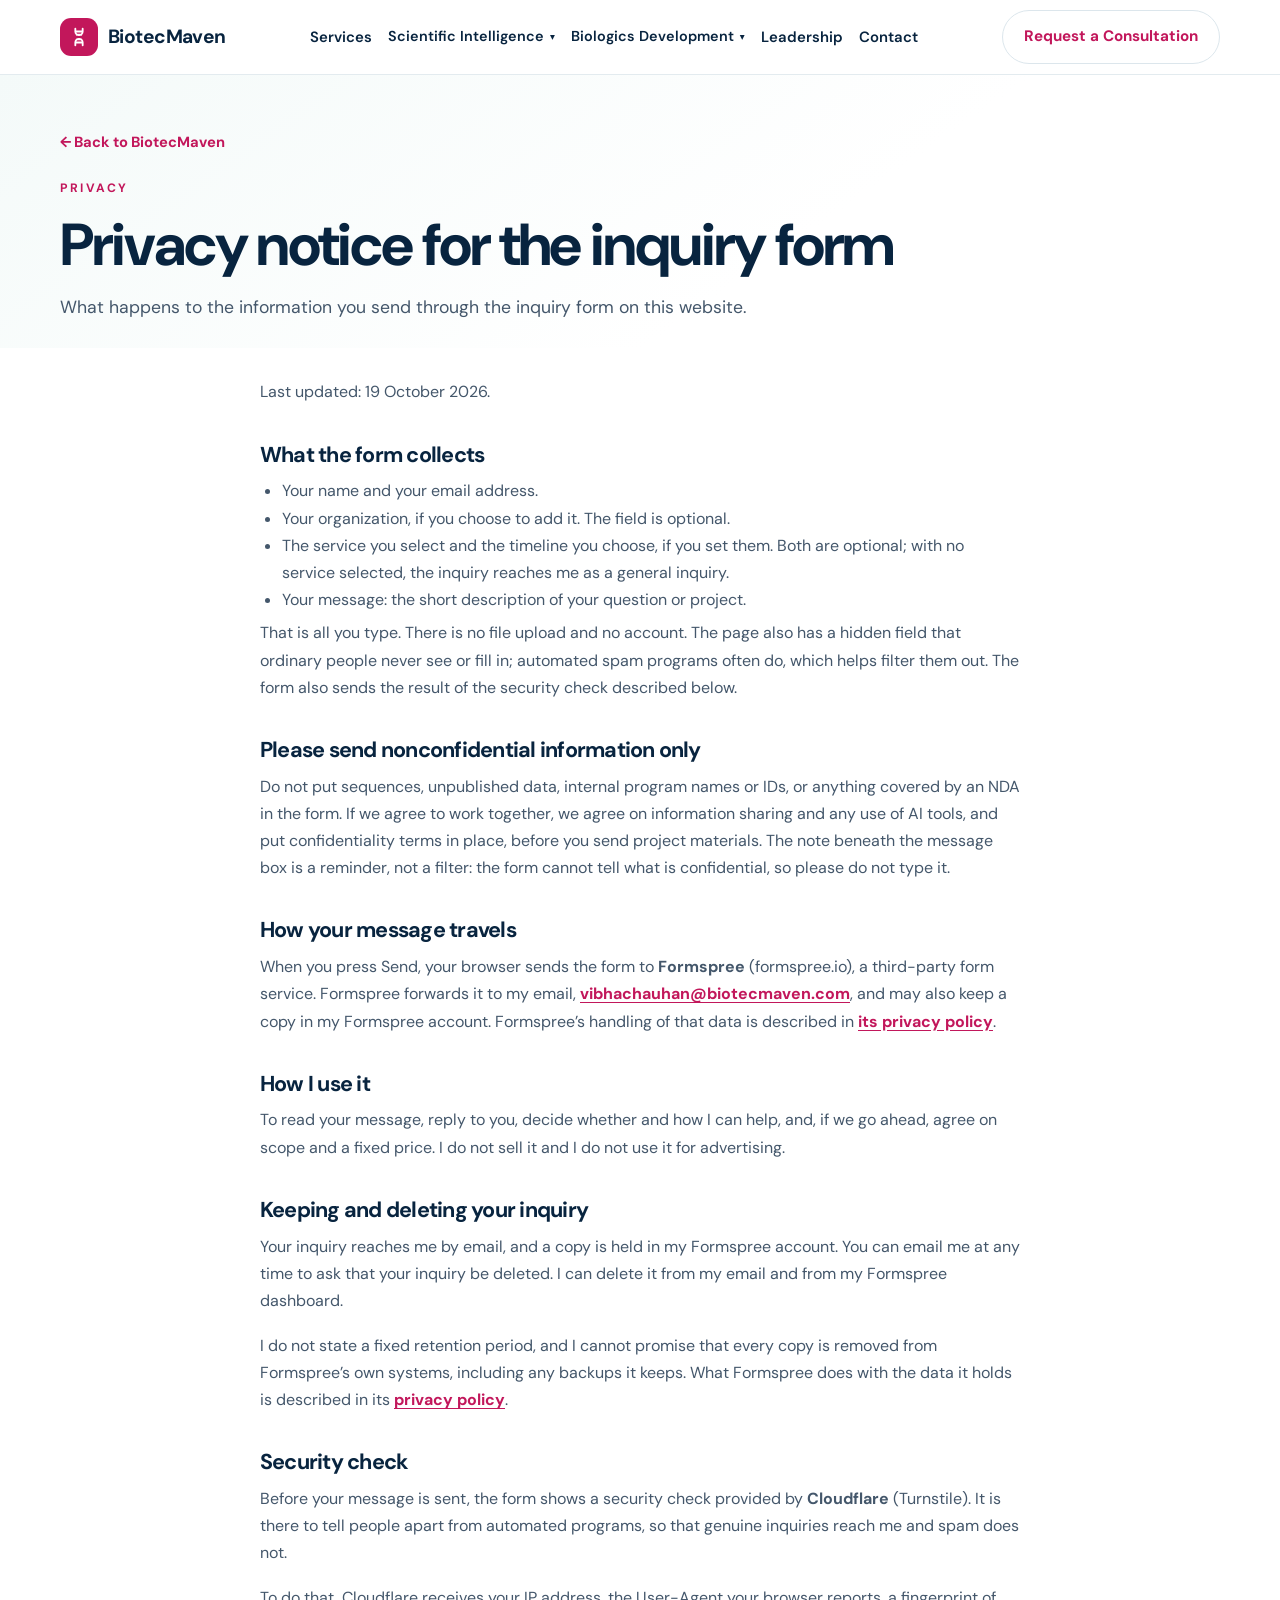
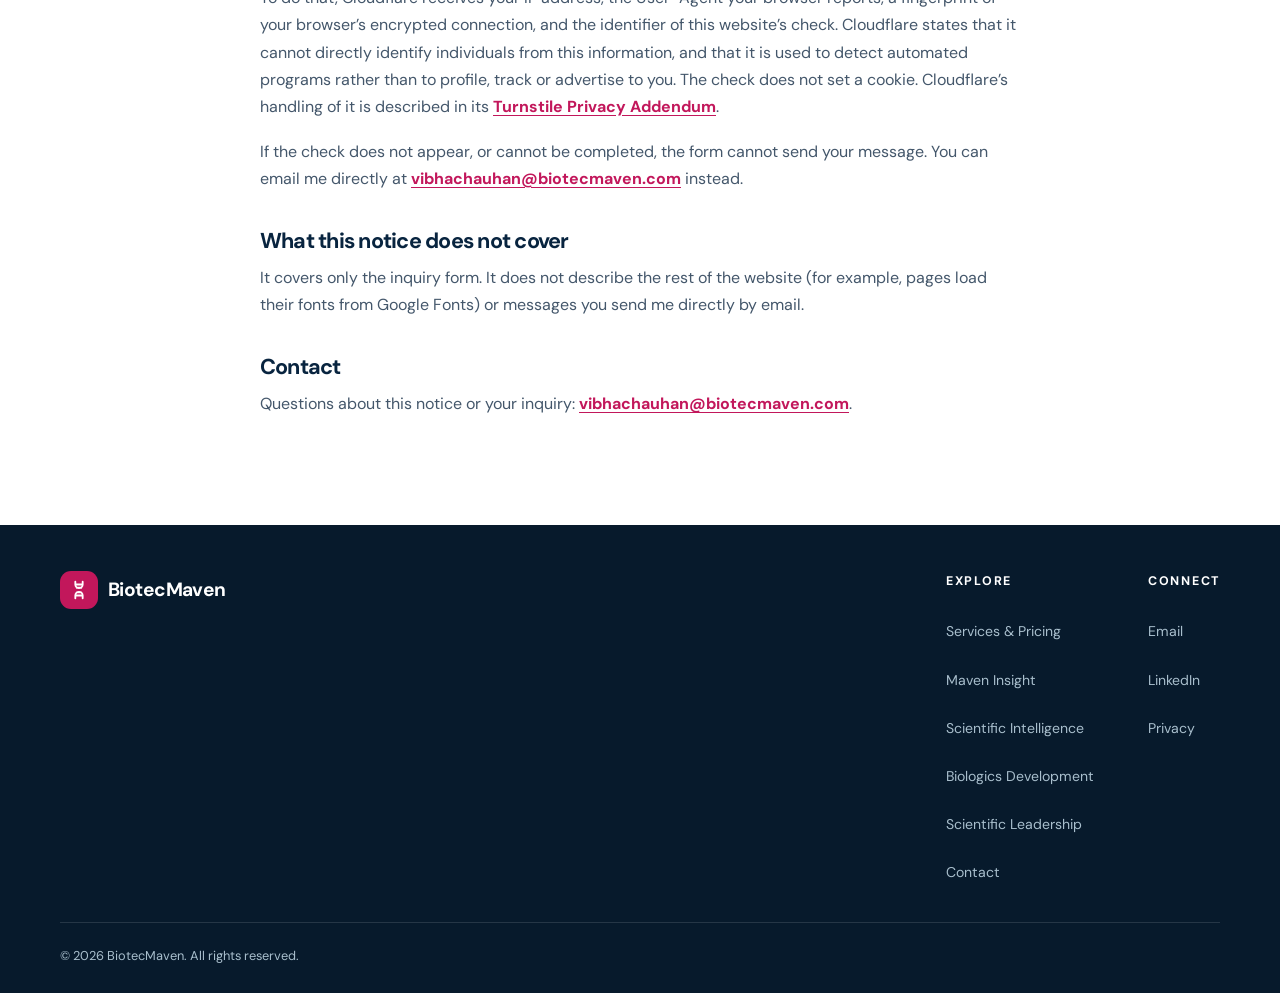
<file: privacy.html>
<!DOCTYPE html>
<html lang="en">
<head>
  <meta charset="UTF-8" />
  <meta name="viewport" content="width=device-width, initial-scale=1" />
  <title>Privacy notice | BiotecMaven</title>
  <meta name="description" content="What the BiotecMaven inquiry form collects, how it is sent, and how to ask for your inquiry to be deleted." />
  <meta name="theme-color" content="#08243f" />
  <meta property="og:site_name" content="BiotecMaven" />
  <meta property="og:type" content="website" />
  <meta property="og:title" content="Privacy notice | BiotecMaven" />
  <meta property="og:description" content="What the BiotecMaven inquiry form collects, how it is sent, and how to ask for your inquiry to be deleted." />
  <meta property="og:url" content="https://biotecmaven.com/privacy.html" />
  <meta property="og:image" content="https://biotecmaven.com/assets/og-cover.png" />
  <meta property="og:image:width" content="1200" />
  <meta property="og:image:height" content="630" />
  <meta property="og:image:alt" content="BiotecMaven — from scientific question to clear next step." />
  <meta name="twitter:card" content="summary_large_image" />
  <meta name="twitter:image" content="https://biotecmaven.com/assets/og-cover.png" />
  <link rel="preconnect" href="https://fonts.googleapis.com" />
  <link rel="preconnect" href="https://fonts.gstatic.com" crossorigin />
  <link href="https://fonts.googleapis.com/css2?family=DM+Sans:wght@400;500;600;700&family=Fraunces:opsz,wght@9..144,600&display=swap" rel="stylesheet" />
  <link rel="stylesheet" href="assets/tokens.css" />
  <link rel="icon" href="favicon.ico?v=3" sizes="32x32" />
  <link rel="icon" href="assets/favicon.svg?v=3" type="image/svg+xml" />
  <link rel="apple-touch-icon" href="assets/apple-touch-icon.png?v=3" />
<style>
    :root{--navy:#08243f;--navy-2:#0d3658;--ink:#102235;--teal:#C2175B;--warm-line:#e8dfd2;--teal-bright:#E478A3;--mint:#f5e8ed;--paper:#faf7f2;--muted:#526579;--line:#dce6ec;--white:#fff;--max:1160px;--shadow:0 18px 50px -24px rgba(8,36,63,.36)}
    *{box-sizing:border-box}html{scroll-behavior:smooth;scroll-padding-top:76px}body{margin:0;color:var(--ink);font-family:"DM Sans",system-ui,sans-serif;font-size:16px;line-height:1.65;background:var(--white);-webkit-font-smoothing:antialiased}h1,h2,h3{margin:0;color:var(--navy);line-height:1.1;letter-spacing:-.035em}h1{font-size:clamp(2.55rem,6vw,5.2rem);max-width:12ch}h2{font-size:clamp(2rem,4vw,3.25rem)}h3{font-size:1.35rem}p{margin:0 0 1.1rem;color:var(--muted)}a{color:inherit;text-decoration:none}.wrap{width:min(var(--max),100% - 48px);margin:auto}.eyebrow{display:block;margin-bottom:14px;color:var(--teal);font-size:.76rem;font-weight:700;letter-spacing:.18em;text-transform:uppercase}.btn{display:inline-flex;align-items:center;justify-content:center;gap:9px;border-radius:999px;padding:13px 21px;border:1px solid transparent;font-weight:700;font-size:.95rem;transition:.2s ease}.btn-primary{background:#344D70;color:#fff;box-shadow:0 10px 24px -12px rgba(143,14,65,.8)}.btn-primary:hover{background:#2b4260;transform:translateY(-2px)}.btn-outline{border-color:var(--line);color:#C2175B;background:#fff}.btn-outline:hover{border-color:var(--teal);color:var(--teal)}.btn-light{background:#fff;color:var(--navy)}.btn-light:hover{transform:translateY(-2px)}
    header{position:sticky;top:0;z-index:20;background:rgba(255,255,255,.9);backdrop-filter:blur(14px);border-bottom:1px solid rgba(220,230,236,.8)}.nav{height:74px;display:flex;align-items:center;justify-content:space-between;gap:24px}.brand{display:flex;align-items:center;gap:10px;color:#08243F;font-weight:700;letter-spacing:-.03em;font-size:1.2rem}.logo{width:38px;height:38px;border-radius:11px;display:grid;place-items:center;color:#fff;background:#C2175B}.logo svg{width:22px}.nav-links{display:flex;align-items:center;gap:23px}.nav-links a{font-size:.9rem;color:#08243F;font-weight:600}.nav-links a:hover{color:#C2175B}.menu{display:none;border:0;background:none;color:var(--navy);font-size:1.7rem;cursor:pointer}.nav-cta{display:flex;align-items:center;gap:12px}
    footer{padding:46px 0 27px;background:#071a2c;color:#a9bfcd}.footer-top{display:flex;justify-content:space-between;gap:30px;flex-wrap:wrap;padding-bottom:29px;border-bottom:1px solid rgba(255,255,255,.12)}footer .brand{color:#fff}footer .logo{background:#C2175B}.footer-copy{max-width:350px;font-size:.9rem}.footer-links{display:flex;gap:52px}.footer-links h4{margin:0 0 12px;color:#fff;font-size:.78rem;letter-spacing:.14em;text-transform:uppercase}.footer-links a{display:block;margin:8px 0;font-size:.88rem}.footer-bottom{display:flex;justify-content:space-between;gap:16px;flex-wrap:wrap;padding-top:22px;font-size:.8rem}
    @media(max-width:940px){.nav-links{display:none;position:absolute;top:74px;left:0;right:0;padding:14px 24px 20px;background:#fff;border-bottom:1px solid var(--line);box-shadow:var(--shadow)}.nav-links.open{display:grid;gap:0}.nav-links a{padding:11px 0;border-bottom:1px solid var(--line)}.menu{display:block}.nav-cta .btn-outline{display:none}.hero-grid,.about,.execution,.contact,.modern-grid{grid-template-columns:1fr;gap:42px}.hero-panel{max-width:620px}.doors{grid-template-columns:1fr}.models{grid-template-columns:1fr 1fr}.expert{grid-template-columns:1fr}.initials{width:190px;height:190px;font-size:3.4rem}}
    @media(max-width:560px){.wrap{width:min(var(--max),100% - 32px)}section{padding:68px 0}.hero{padding:67px 0 60px}.hero h1{font-size:2.7rem}.proof{gap:15px}.proof strong{font-size:1.25rem}.band .wrap{align-items:flex-start}.band p{font-size:.95rem}.models{grid-template-columns:1fr}.footer-links{gap:25px}.footer-bottom{display:block}.footer-bottom span{display:block;margin-top:5px}}
    /* ---- Request page ---- */
    .req-hero{padding:54px 0 26px;background:linear-gradient(145deg,#f4faf9 0%,#fff 62%)}
    .req-hero h1{font-size:clamp(2.3rem,4.8vw,3.7rem);max-width:none}
    .req-hero p{max-width:60ch;margin:16px 0 0;font-size:1.1rem}
    .back{display:inline-block;margin-bottom:24px;color:var(--teal);font-weight:700;font-size:.92rem}
    .req{padding:30px 0 90px}
    .req-grid{display:grid;grid-template-columns:minmax(0,1.3fr) minmax(300px,.7fr);gap:48px;align-items:start}
    fieldset{border:0;margin:0 0 36px;padding:0;min-width:0}
    legend{display:flex;align-items:center;gap:12px;padding:0;margin-bottom:16px;color:var(--navy);font-weight:700;font-size:1.2rem;letter-spacing:-.02em}
    legend i{width:30px;height:30px;flex:0 0 auto;border-radius:50%;background:var(--mint);color:var(--teal);display:grid;place-items:center;font-style:normal;font-size:.9rem}
    .pick{display:grid;grid-template-columns:repeat(2,1fr);gap:10px}
    .pick label{display:block;cursor:pointer;position:relative}
    .pick input{position:absolute;opacity:0;pointer-events:none}
    .pick .opt{display:block;height:100%;padding:15px 16px;border:1.5px solid var(--line);border-radius:14px;background:#fff;transition:.15s ease}
    .pick .opt b{display:block;color:var(--navy);font-size:.98rem;line-height:1.25}
    .pick .opt span{display:block;margin-top:5px;color:var(--muted);font-size:.85rem}
    .pick label:hover .opt{border-color:#a9c6c4}
    .pick input:checked+.opt{border-color:var(--teal);background:var(--mint);box-shadow:0 0 0 3px rgba(143,14,65,.14)}
    .pick input:focus-visible+.opt{outline:2px solid var(--navy);outline-offset:2px}
    .field{margin-bottom:20px}
    .field>label{display:block;margin-bottom:5px;color:var(--navy);font-weight:700;font-size:.97rem}
    .field .opt-tag{font-weight:500;color:var(--muted)}
    .field .help{margin:0 0 8px;font-size:.87rem;line-height:1.5}
    input[type=text],input[type=email],textarea{width:100%;font:inherit;font-size:1rem;color:var(--ink);padding:13px 14px;border:1.5px solid #c3d1da;border-radius:12px;background:#fff;transition:.15s ease}
    textarea{min-height:132px;resize:vertical;line-height:1.55}
    input::placeholder,textarea::placeholder{color:#8496a4}
    input:focus,textarea:focus{outline:none;border-color:var(--teal);box-shadow:0 0 0 3px rgba(143,14,65,.16)}
    .count{margin-top:4px;text-align:right;font-size:.8rem;color:var(--muted)}
    .msg{display:none;margin:7px 0 0;font-size:.88rem;line-height:1.45;font-weight:600}
    .field.err input,.field.err textarea{border-color:#b3372f}
    .field.err .msg{display:block;color:#a12d26}
    .field.warn input,.field.warn textarea{border-color:#c47a0c;background:#fffaf0}
    .field.warn .msg{display:block;color:#8a5200}
    .row2{display:grid;grid-template-columns:1fr 1fr;gap:14px}
    .guard{margin:4px 0 4px;padding:20px 22px;border-radius:16px;background:var(--paper);border:1px solid var(--warm-line)}
    .guard h3{margin-bottom:12px;font-size:1.02rem;letter-spacing:-.01em}
    .guard ul{list-style:none;margin:0;padding:0;display:grid;gap:10px}
    .guard li{display:flex;gap:11px;align-items:flex-start;color:var(--muted);font-size:.92rem;line-height:1.5}
    .guard li:before{flex:0 0 auto;width:20px;height:20px;border-radius:50%;display:grid;place-items:center;font-size:.8rem;font-weight:700;margin-top:1px}
    .guard .yes:before{content:"\2713";background:var(--mint);color:var(--teal)}
    .guard .no:before{content:"\00d7";background:#fbe8e6;color:#a12d26;font-size:1rem}
    .guard li strong{color:var(--navy)}
    .guard p{margin:14px 0 0;padding-top:12px;border-top:1px solid var(--warm-line);font-size:.88rem}
    .guard a,.req-next a{color:var(--teal);font-weight:700}
    .consent{display:flex;gap:13px;align-items:flex-start;margin:6px 0 20px;padding:16px 18px;border:1.5px solid var(--line);border-radius:14px;cursor:pointer;color:var(--navy);font-size:.95rem;line-height:1.5}
    .consent input{flex:0 0 auto;width:20px;height:20px;margin:2px 0 0;accent-color:var(--teal)}
    .consent.err{border-color:#b3372f}
    .send{width:100%;padding:16px 22px;font-size:1.02rem;cursor:pointer}
    .send-note{margin:10px 0 0;text-align:center;font-size:.86rem}
    .send-note a{color:var(--teal);font-weight:700;text-decoration:underline;text-underline-offset:3px}
    .req-next{margin-top:38px;padding-top:30px;border-top:1px solid var(--line)}
    .req-next h2{font-size:1.25rem;letter-spacing:-.02em;margin-bottom:16px}
    .req-next ol{list-style:none;margin:0;padding:0;display:grid;gap:14px}
    .req-next li{display:grid;grid-template-columns:32px 1fr;gap:12px;align-items:start}
    .req-next li i{width:28px;height:28px;border-radius:50%;background:var(--mint);color:var(--teal);display:grid;place-items:center;font-style:normal;font-size:.85rem;font-weight:700}
    .req-next li b{display:block;color:var(--navy);font-size:.98rem}
    .req-next li span{color:var(--muted);font-size:.92rem;line-height:1.5}
    .fine{margin-top:22px;font-size:.84rem;line-height:1.55}
    .req-summary{position:sticky;top:96px;padding:28px;border-radius:22px;color:#fff;background:linear-gradient(160deg,var(--navy),#600c2d);box-shadow:var(--shadow)}
    .req-summary .eyebrow{color:var(--teal-bright);margin-bottom:8px}
    .req-summary h2{color:#fff;font-size:1.65rem;margin-bottom:10px}
    .req-summary .q{margin:0 0 18px;font:600 1.04rem/1.4 Fraunces,serif;color:#d4e6ee}
    .sum-more{border-top:1px solid rgba(255,255,255,.16)}
    .sum-more>summary{list-style:none;cursor:pointer;padding:12px 0;font-weight:700;font-size:.9rem;color:#fff}
    .sum-more>summary::-webkit-details-marker{display:none}
    .sum-more>summary:after{content:"+";float:right;color:var(--teal-bright)}
    .sum-more[open]>summary:after{content:"\2212"}
    .sum-more dl{margin:0 0 4px}
    .sum-more dt{margin-top:12px;font-size:.68rem;font-weight:700;letter-spacing:.14em;text-transform:uppercase;color:var(--teal-bright)}
    .sum-more dd{margin:4px 0 0;font-size:.93rem;line-height:1.5;color:#d3e4ec}
    .req-summary .sum-price{margin-top:14px;padding-top:16px;border-top:1px solid rgba(255,255,255,.16)}
    .sum-price small{display:block;font-size:.68rem;font-weight:700;letter-spacing:.14em;text-transform:uppercase;color:var(--teal-bright)}
    .sum-price strong{display:block;margin-top:3px;font-size:1.8rem;letter-spacing:-.035em;color:#fff;line-height:1.15}
    .sum-price strong em{font-style:normal;font-size:.95rem;font-weight:600;letter-spacing:0;color:#d3e4ec}
    .sum-price p{margin:6px 0 0;font-size:.86rem;color:#b9d0dc}
    .sent{display:none;padding:34px;border-radius:22px;background:var(--mint);border:1px solid #bfe0d9}
    .sent h2{font-size:1.9rem;margin-bottom:12px}
    .sent p{color:#3d5a5f}
    .sent .copybox{margin:18px 0;padding:16px 18px;border-radius:12px;background:#fff;border:1px solid #c9e2dc;font:.86rem/1.55 ui-monospace,Consolas,monospace;color:var(--ink);white-space:pre-wrap;overflow-wrap:anywhere}
    .sent .btn{margin-right:8px}
    body.is-sent .sent{display:block}
    body.is-sent #reqForm{display:none}
    .pick-group{margin:18px 0 8px;font-size:.72rem;font-weight:700;letter-spacing:.12em;text-transform:uppercase;color:var(--teal)}
    .pick-group:first-of-type{margin-top:4px}
    .hp{position:absolute;left:-9999px;width:1px;height:1px;overflow:hidden}
    .cfg-note{display:none;margin:0 0 14px;padding:12px 16px;border-radius:12px;background:#fffaf0;border:1px solid #ecd3a4;color:#6b4300!important;font-size:.9rem;line-height:1.5}
    .cfg-note.show{display:block}
    .form-error{display:none;margin:0 0 16px;padding:18px 20px;border-radius:16px;background:#fdf1f0;border:1.5px solid #e3b1ac}
    .form-error.show{display:block}
    .form-error h3{margin:0 0 6px;font-size:1.05rem;color:#8c2620}
    .form-error p{margin:0 0 12px;color:#5a3b38;font-size:.95rem;line-height:1.55}
    .fe-actions{display:flex;flex-wrap:wrap;gap:10px;margin:0 0 12px}
    .fe-actions .btn{padding:11px 18px;font-size:.92rem;cursor:pointer}
    .form-error .copybox{margin:0;padding:14px 16px;border-radius:12px;background:#fff;border:1px solid #ecc9c5;font:.84rem/1.55 ui-monospace,Consolas,monospace;color:var(--ink);white-space:pre-wrap;overflow-wrap:anywhere;max-height:220px;overflow:auto}
    .send[disabled]{opacity:.65;cursor:progress}
    .pick-hint{display:none;margin:0 0 18px;padding:12px 16px;border-radius:12px;background:var(--mint);color:var(--navy)!important;font-weight:600;font-size:.95rem}
    body.no-pick .pick-hint{display:block}
    body.no-pick .stage{opacity:.38;pointer-events:none;user-select:none}
    .scopeline{margin:6px 0 0;font-size:.95rem;color:#d3e4ec}.scopeline b{display:inline;font-size:1.5rem;letter-spacing:-.03em;color:#fff}
    .termline{margin:2px 0 0;font-size:.88rem;font-weight:600;color:#fff}
    .pend{margin:12px 0 0;padding:7px 11px;border-radius:8px;background:#fff1d6;border:1px solid #efc477;color:#7a4a06!important;font-size:.74rem;line-height:1.4;font-weight:700}
    .pend.chosen{background:#f5e8ed;border-color:#b9ded7;color:#0a6f68!important}
    @media(max-width:940px){.req-grid{grid-template-columns:1fr;gap:26px}.req-summary{position:static;order:-1;padding:22px}.pick{grid-template-columns:1fr}.pick .opt{display:flex;justify-content:space-between;align-items:baseline;gap:12px}.pick .opt span{margin:0;text-align:right;white-space:nowrap}}
    @media(max-width:560px){.req-hero{padding:40px 0 18px}.row2{grid-template-columns:1fr}.sent{padding:24px}}

    body.m-review [data-mode="advisory"]{display:none!important}
    body.m-advisory [data-mode="review"]{display:none!important}
    .switch{margin:14px 0 0;font-size:.9rem}.switch a{color:var(--teal);font-weight:700}
    .pick .opt span{font-size:.82rem}

    .prose{max-width:760px}
    .prose h2{margin:38px 0 10px;font-size:1.35rem}
    .prose p,.prose li{color:var(--muted);font-size:1rem;line-height:1.7}
    .prose ul{margin:0 0 6px;padding-left:22px}
    .prose a{color:var(--teal);font-weight:700;text-decoration:underline;text-underline-offset:3px}
    .confirm-flag{background:#fff3cd;border:1.5px dashed #c47a0c;border-radius:10px;padding:12px 16px;color:#5f3d00!important}
  
/* ---- contrast: teal is darkened for text use; artwork keeps its own color ---- */
:root{--teal:#C2175B;--teal-bright:#E478A3;--muted:#44576b}
.btn-primary{box-shadow:0 10px 24px -12px rgba(107,10,49,.75)}
.btn-primary:hover{background:#2b4260}

/* ---- navigation matches the homepage: same labels, same 1080px break ---- */
.nav{gap:18px}
.nav-links{gap:16px}
.nav-links a{white-space:nowrap;font-size:.93rem}
.footer-links{gap:54px}
.footer-links>div{display:flex;flex-direction:column;gap:9px}
@media(max-width:1180px){.nav-links a{font-size:.88rem}.nav-links{gap:12px}}
@media(max-width:1080px){
  .nav-links{display:none;position:absolute;top:74px;left:0;right:0;padding:10px 24px 18px;
    background:#fff;border-bottom:1px solid var(--line);box-shadow:var(--shadow);z-index:30}
  .nav-links.open{display:grid;gap:0;grid-template-columns:1fr}
  .nav-links a{padding:13px 2px;border-bottom:1px solid var(--line);font-size:1rem;white-space:normal}
  .nav-links a:last-child{border-bottom:0}
  .menu{display:block}
  .nav-cta .btn-outline{display:none}
}
@media(max-width:700px){.footer-links{gap:30px}}

/* ---------- header: category dropdowns ---------- */
.nav-drop{position:relative;display:flex;align-items:center}
.nav-drop-btn{display:inline-flex;align-items:center;gap:6px;border:0;background:none;padding:0;
  font:inherit;font-size:.9rem;font-weight:600;color:#08243F;cursor:pointer;white-space:nowrap}
.nav-drop-btn:hover,.nav-drop.is-open>.nav-drop-btn{color:#C2175B}
.nav-drop-btn:focus-visible{outline:3px solid var(--primary);outline-offset:4px;border-radius:4px}
.nav-caret{font-size:.68em;line-height:1;transition:transform .15s ease}
.nav-drop.is-open .nav-caret{transform:rotate(180deg)}
.nav-drop-menu{display:none;position:absolute;top:calc(100% + 16px);left:-14px;z-index:40;
  min-width:336px;padding:8px;background:#fff;border:1px solid var(--line);border-radius:15px;
  box-shadow:var(--shadow)}
.nav-drop.is-open>.nav-drop-menu{display:block}
.nav-drop-menu a{display:block;padding:10px 12px;border-radius:10px;text-decoration:none}
.nav-drop-menu a strong{display:block;font-size:.92rem;font-weight:700;color:var(--primary);letter-spacing:-.01em}
.nav-drop-menu a span{display:block;margin-top:2px;font-size:.8rem;line-height:1.4;color:var(--muted)}
.nav-drop-menu a:hover,.nav-drop-menu a:focus-visible{background:var(--ice)}
.nav-drop-menu a:focus-visible{outline:3px solid var(--primary);outline-offset:-3px}
@media(hover:hover) and (min-width:1081px){
  /* a hover bridge, so the pointer can cross the gap to the panel */
  .nav-drop:after{content:"";position:absolute;left:0;right:0;top:100%;height:18px}
  .nav-drop:hover>.nav-drop-menu{display:block}
}
@media(max-width:1080px){
  /* inside the burger panel the groups expand in place, not on hover */
  .nav-drop{display:block;border-bottom:1px solid var(--line)}
  .nav-drop-btn{width:100%;justify-content:space-between;padding:13px 2px;font-size:1rem}
  .nav-drop-menu{display:none;position:static;min-width:0;padding:0 0 10px;
    border:0;border-radius:0;box-shadow:none;background:none}
  .nav-drop-menu a{padding:9px 0 9px 15px;border-bottom:0}
  .nav-drop-menu a strong{font-size:.95rem}
  .nav-drop:after{display:none}
}
@media(prefers-reduced-motion:reduce){.nav-caret{transition:none}}
  </style>
</head>
<body id="top">
  <header><div class="wrap nav">
    <a class="brand" href="index.html" aria-label="BiotecMaven home"><span class="logo" aria-hidden="true"><svg viewBox="0 0 24 24" fill="none" stroke="currentColor" stroke-width="2" stroke-linecap="round"><path d="M8 3v3a4 4 0 0 0 8 0V3M8 21v-3a4 4 0 0 1 8 0v3M8 6h8M8 18h8M9.5 9.5h5M9.5 14.5h5"/></svg></span>BiotecMaven</a>
    <nav class="nav-links" id="navLinks" aria-label="Main"><a href="index.html#services">Services</a><div class="nav-drop" data-drop="si"><button type="button" class="nav-drop-btn" id="ddb-si" aria-expanded="false" aria-haspopup="true" aria-controls="dd-si">Scientific Intelligence<span class="nav-caret" aria-hidden="true">&#9662;</span></button><div class="nav-drop-menu" id="dd-si" aria-labelledby="ddb-si"><a href="index.html#insight"><strong>Maven Insight</strong><span>Scientific due diligence &amp; investment intelligence</span></a><a href="index.html#reviews"><strong>Maven Reviews</strong><span>Scientific landscape and research reports</span></a><a href="index.html#verify"><strong>Maven Verify</strong><span>Independent scientific claim and report review</span></a><a href="index.html#watch"><strong>Maven Watch</strong><span>Ongoing scientific and competitive monitoring</span></a></div></div><div class="nav-drop" data-drop="bd"><button type="button" class="nav-drop-btn" id="ddb-bd" aria-expanded="false" aria-haspopup="true" aria-controls="dd-bd">Biologics Development<span class="nav-caret" aria-hidden="true">&#9662;</span></button><div class="nav-drop-menu" id="dd-bd" aria-labelledby="ddb-bd"><a href="index.html#design"><strong>Maven Design</strong><span>Biologic design and CRO planning</span></a><a href="index.html#forge"><strong>Maven Forge</strong><span>Mammalian protein expression, CHO cell-line development and early CMC</span></a><a href="index.html#second-life"><strong>Second Life</strong><span>Reassessment of shelved biologics programs</span></a></div></div><a href="index.html#expert">Leadership</a><a href="index.html#contact">Contact</a></nav>
    <div class="nav-cta"><a class="btn btn-outline" data-cta="nav" href="index.html#contact">Request a Consultation</a><button class="menu" id="menuBtn" aria-label="Open navigation">☰</button></div>
  </div></header>
  <main>
    <section class="req-hero"><div class="wrap">
      <a class="back" href="index.html#contact">&larr; Back to BiotecMaven</a>
      <span class="eyebrow">Privacy</span>
      <h1>Privacy notice for the inquiry form</h1>
      <p>What happens to the information you send through the inquiry form on this website.</p>
    </div></section>
    <section class="req"><div class="wrap prose">
      <p class="meta">Last updated: 19 October 2026.</p>

      <h2>What the form collects</h2>
      <ul>
        <li>Your name and your email address.</li>
        <li>Your organization, if you choose to add it. The field is optional.</li>
        <li>The service you select and the timeline you choose, if you set them. Both are optional; with no service selected, the inquiry reaches me as a general inquiry.</li>
        <li>Your message: the short description of your question or project.</li>
      </ul>
      <p>That is all you type. There is no file upload and no account. The page also has a hidden field that ordinary people never see or fill in; automated spam programs often do, which helps filter them out. The form also sends the result of the security check described below.</p>

      <h2>Please send nonconfidential information only</h2>
      <p>Do not put sequences, unpublished data, internal program names or IDs, or anything covered by an NDA in the form. If we agree to work together, we agree on information sharing and any use of AI tools, and put confidentiality terms in place, before you send project materials. The note beneath the message box is a reminder, not a filter: the form cannot tell what is confidential, so please do not type it.</p>

      <h2>How your message travels</h2>
      <p>When you press Send, your browser sends the form to <strong>Formspree</strong> (formspree.io), a third-party form service. Formspree forwards it to my email, <a href="mailto:vibhachauhan@biotecmaven.com">vibhachauhan@biotecmaven.com</a>, and may also keep a copy in my Formspree account. Formspree&rsquo;s handling of that data is described in <a href="https://formspree.io/legal/privacy-policy" target="_blank" rel="noopener">its privacy policy</a>.</p>

      <h2>How I use it</h2>
      <p>To read your message, reply to you, decide whether and how I can help, and, if we go ahead, agree on scope and a fixed price. I do not sell it and I do not use it for advertising.</p>

      <h2>Keeping and deleting your inquiry</h2>
      <p>Your inquiry reaches me by email, and a copy is held in my Formspree account. You can email me at any time to ask that your inquiry be deleted. I can delete it from my email and from my Formspree dashboard.</p>
      <p>I do not state a fixed retention period, and I cannot promise that every copy is removed from Formspree&rsquo;s own systems, including any backups it keeps. What Formspree does with the data it holds is described in its <a href="https://formspree.io/legal/privacy-policy" target="_blank" rel="noopener">privacy policy</a>.</p>

      <h2>Security check</h2>
      <p>Before your message is sent, the form shows a security check provided by <strong>Cloudflare</strong> (Turnstile). It is there to tell people apart from automated programs, so that genuine inquiries reach me and spam does not.</p>
      <p>To do that, Cloudflare receives your IP address, the User-Agent your browser reports, a fingerprint of your browser&rsquo;s encrypted connection, and the identifier of this website&rsquo;s check. Cloudflare states that it cannot directly identify individuals from this information, and that it is used to detect automated programs rather than to profile, track or advertise to you. The check does not set a cookie. Cloudflare&rsquo;s handling of it is described in its <a href="https://www.cloudflare.com/turnstile-privacy-policy" target="_blank" rel="noopener">Turnstile Privacy Addendum</a>.</p>
      <p>If the check does not appear, or cannot be completed, the form cannot send your message. You can email me directly at <a href="mailto:vibhachauhan@biotecmaven.com">vibhachauhan@biotecmaven.com</a> instead.</p>

      <h2>What this notice does not cover</h2>
      <p>It covers only the inquiry form. It does not describe the rest of the website (for example, pages load their fonts from Google Fonts) or messages you send me directly by email.</p>

      <h2>Contact</h2>
      <p>Questions about this notice or your inquiry: <a href="mailto:vibhachauhan@biotecmaven.com">vibhachauhan@biotecmaven.com</a>.</p>
    </div></section>
  </main>
  <footer><div class="wrap"><div class="footer-top"><div><a class="brand" href="index.html"><span class="logo" aria-hidden="true"><svg viewBox="0 0 24 24" fill="none" stroke="currentColor" stroke-width="2" stroke-linecap="round"><path d="M8 3v3a4 4 0 0 0 8 0V3M8 21v-3a4 4 0 0 1 8 0v3M8 6h8M8 18h8M9.5 9.5h5M9.5 14.5h5"/></svg></span>BiotecMaven</a></div><div class="footer-links"><div><h4>Explore</h4><a href="index.html#services">Services &amp; Pricing</a><a href="index.html#insight">Maven Insight</a><a href="index.html#intelligence">Scientific Intelligence</a><a href="index.html#development">Biologics Development</a><a href="index.html#expert">Scientific Leadership</a><a href="index.html#contact">Contact</a></div><div><h4>Connect</h4><a href="mailto:vibhachauhan@biotecmaven.com">Email</a><a href="https://www.linkedin.com/in/vibhachauhan/" target="_blank" rel="noopener">LinkedIn</a><a href="privacy.html">Privacy</a></div></div></div><div class="footer-bottom"><span>© 2026 BiotecMaven. All rights reserved.</span></div></div></footer>
  <script>(function(){var b=document.getElementById('menuBtn'),n=document.getElementById('navLinks');b.addEventListener('click',function(){n.classList.toggle('open')});n.querySelectorAll('a').forEach(function(a){a.addEventListener('click',function(){n.classList.remove('open')})});})();</script>
<script>
(function(){
  var drops=[].slice.call(document.querySelectorAll('.nav-drop'));
  if(!drops.length)return;
  function shut(d){
    d.classList.remove('is-open');
    var b=d.querySelector('.nav-drop-btn');
    if(b)b.setAttribute('aria-expanded','false');
  }
  function shutAll(except){drops.forEach(function(d){if(d!==except)shut(d);});}
  drops.forEach(function(d){
    var btn=d.querySelector('.nav-drop-btn');
    if(!btn)return;
    // A button, so Enter and Space already activate it. One group open at a time.
    btn.addEventListener('click',function(){
      var wasOpen=d.classList.contains('is-open');
      shutAll(d);
      if(wasOpen){shut(d);}
      else{d.classList.add('is-open');btn.setAttribute('aria-expanded','true');}
    });
    d.addEventListener('keydown',function(e){
      if(e.key==='Escape'||e.key==='Esc'){shut(d);btn.focus();}
    });
    [].slice.call(d.querySelectorAll('.nav-drop-menu a')).forEach(function(a){
      a.addEventListener('click',function(){shut(d);});
    });
  });
  document.addEventListener('click',function(e){
    if(!e.target||!e.target.closest||!e.target.closest('.nav-drop'))shutAll(null);
  });
  document.addEventListener('focusin',function(e){
    if(!e.target||!e.target.closest||!e.target.closest('.nav-drop'))shutAll(null);
  });
})();
</script>
</body>
</html>
</file>
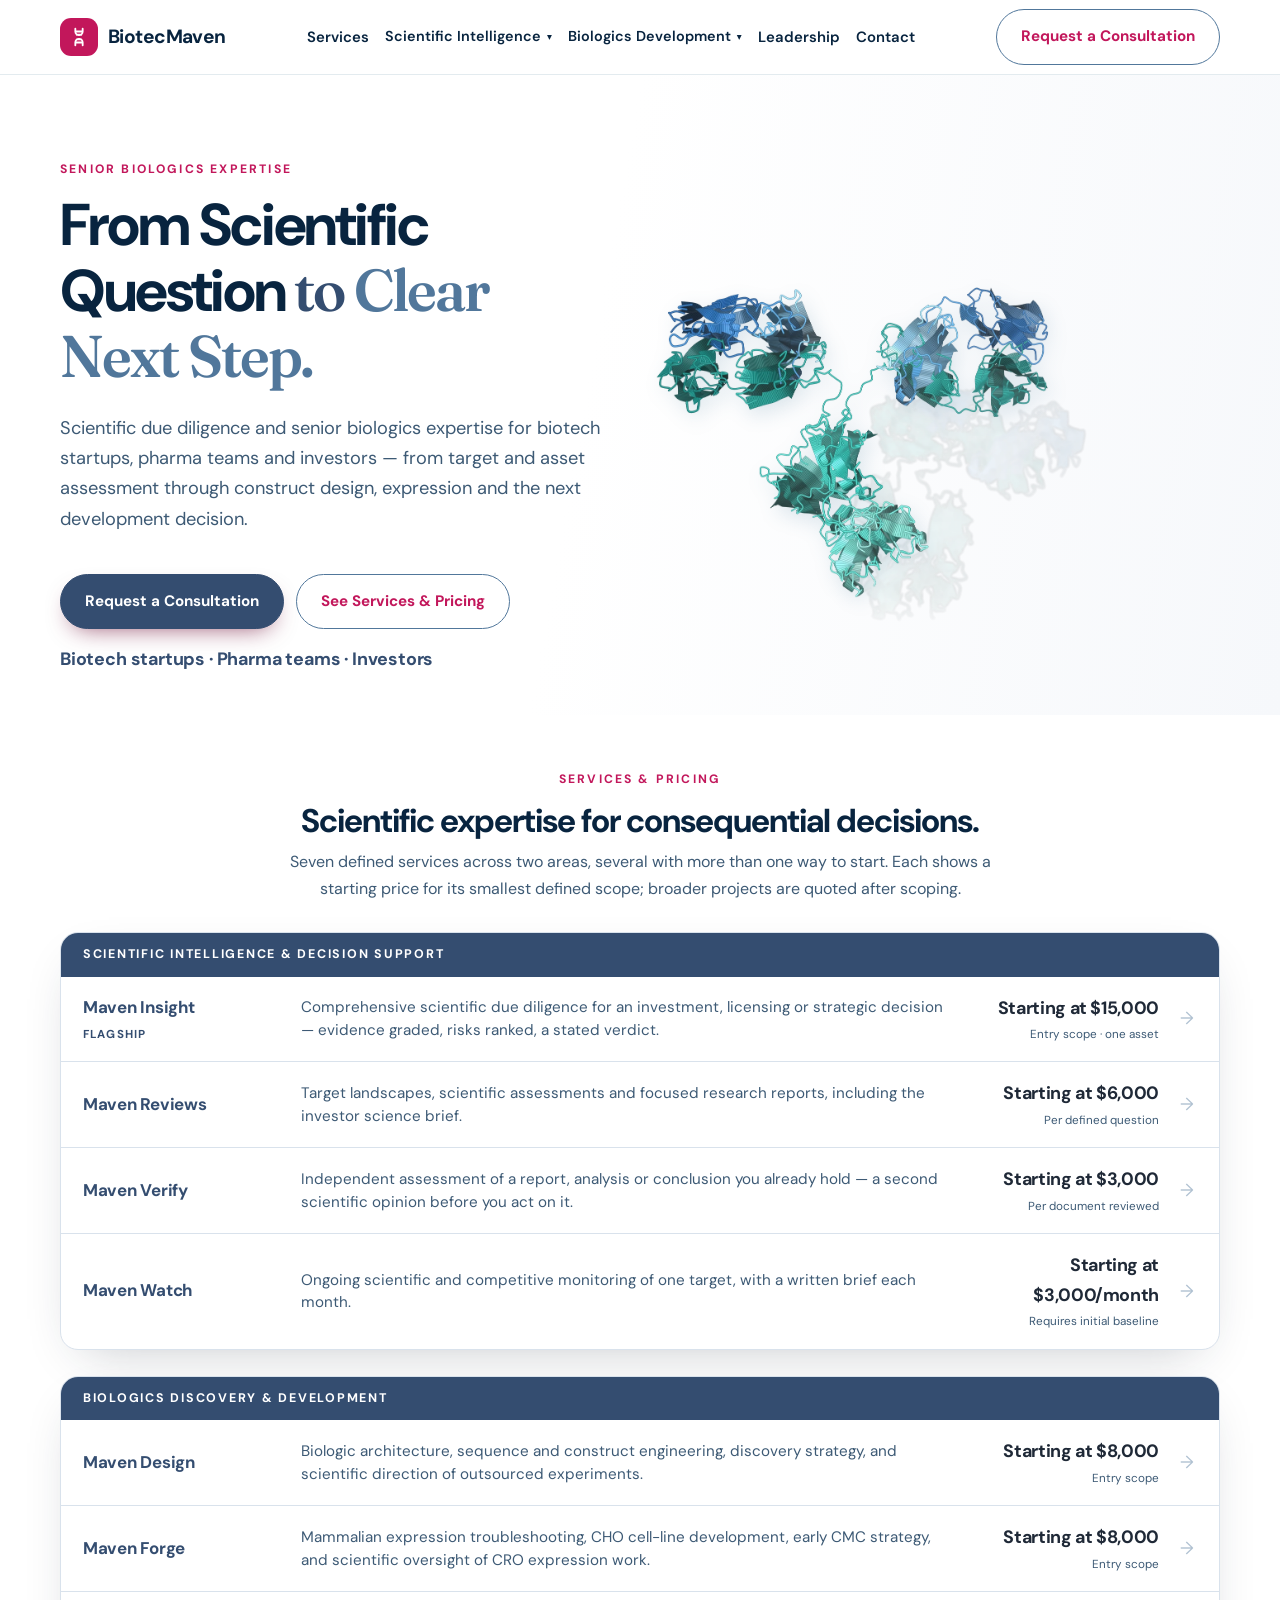
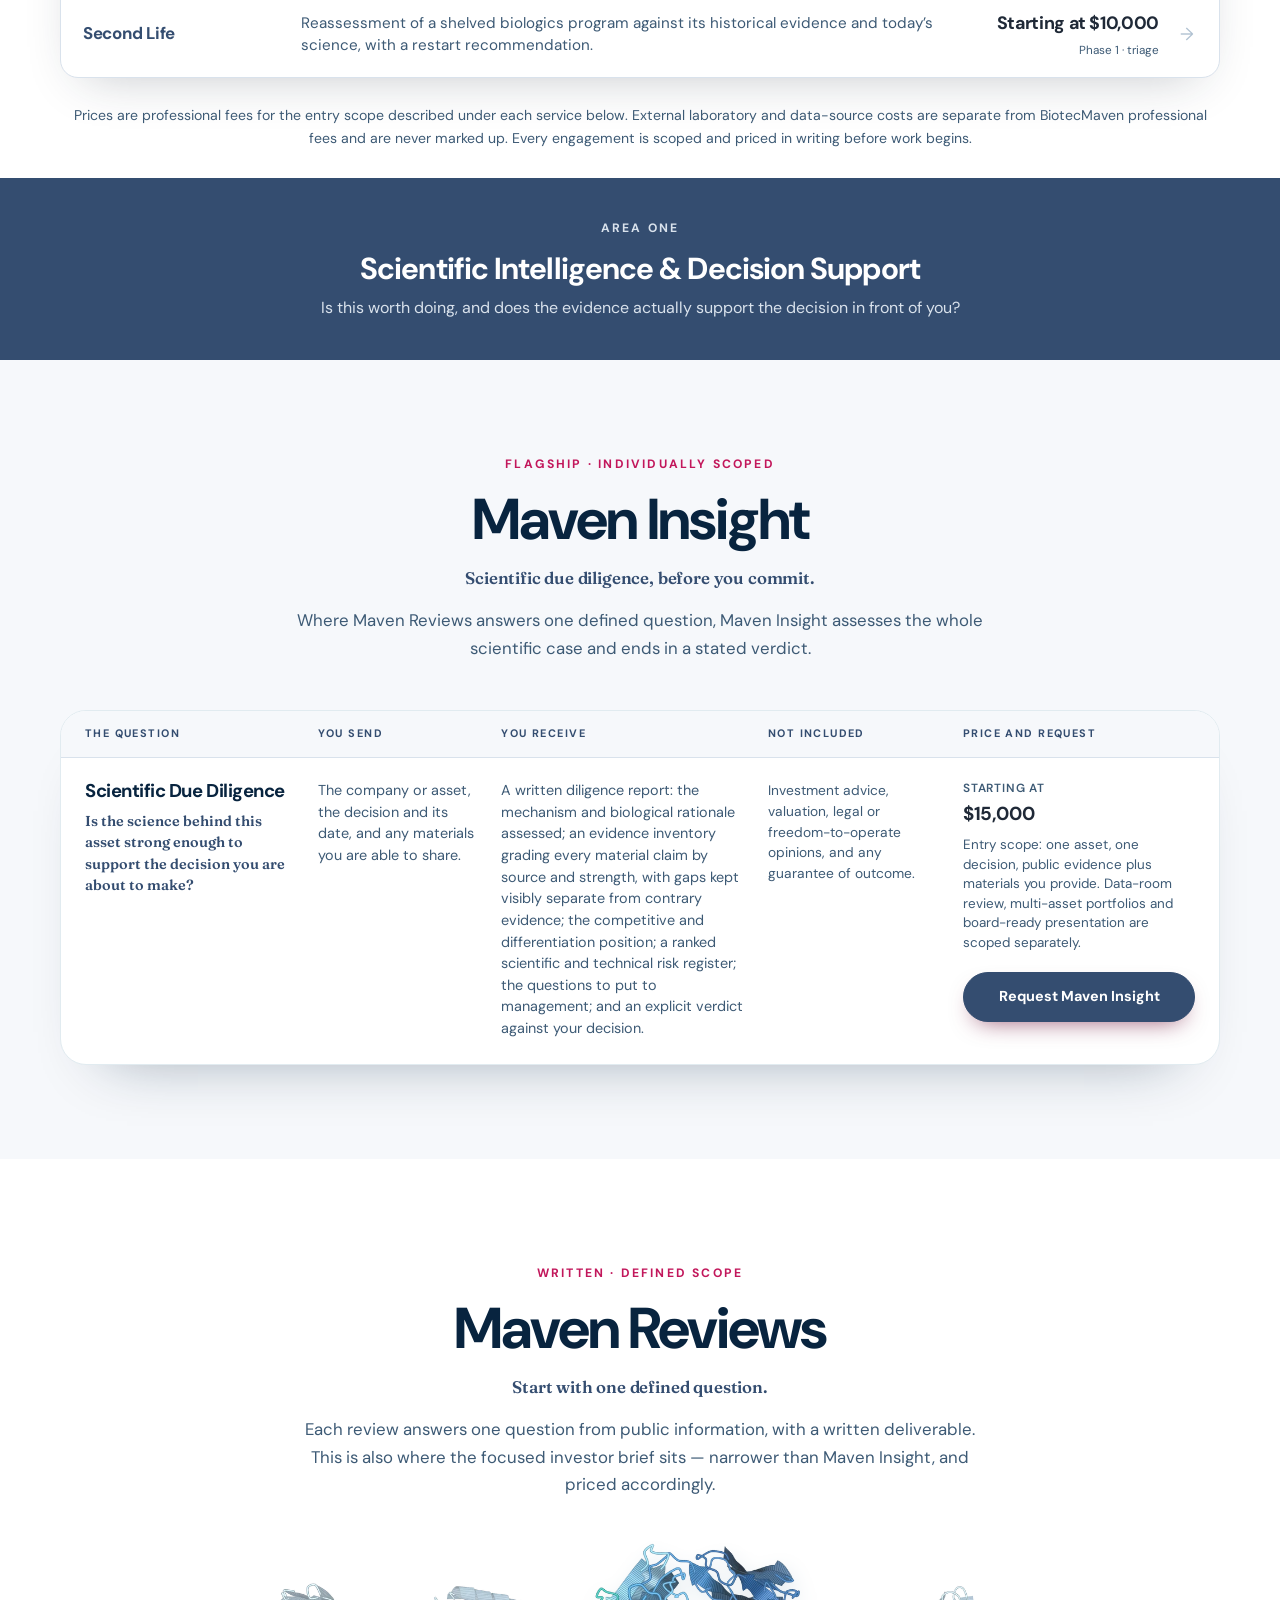
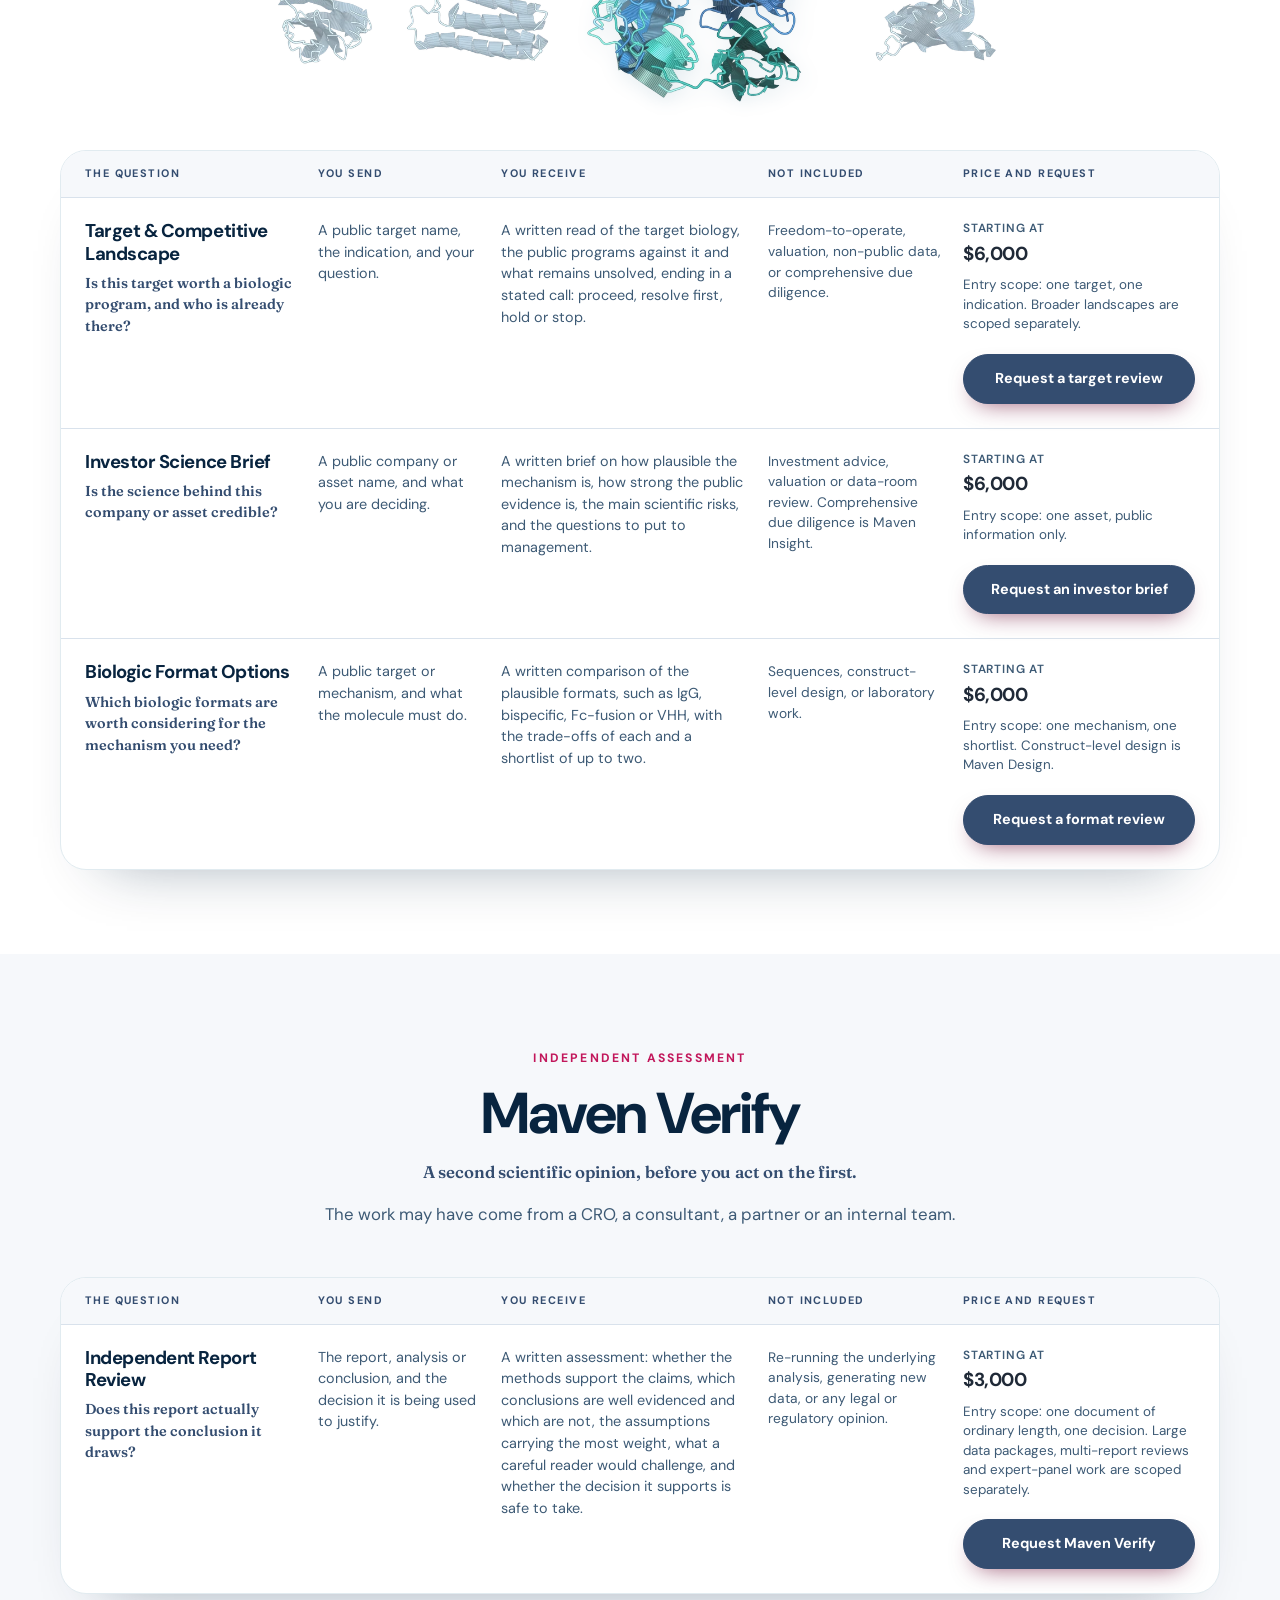
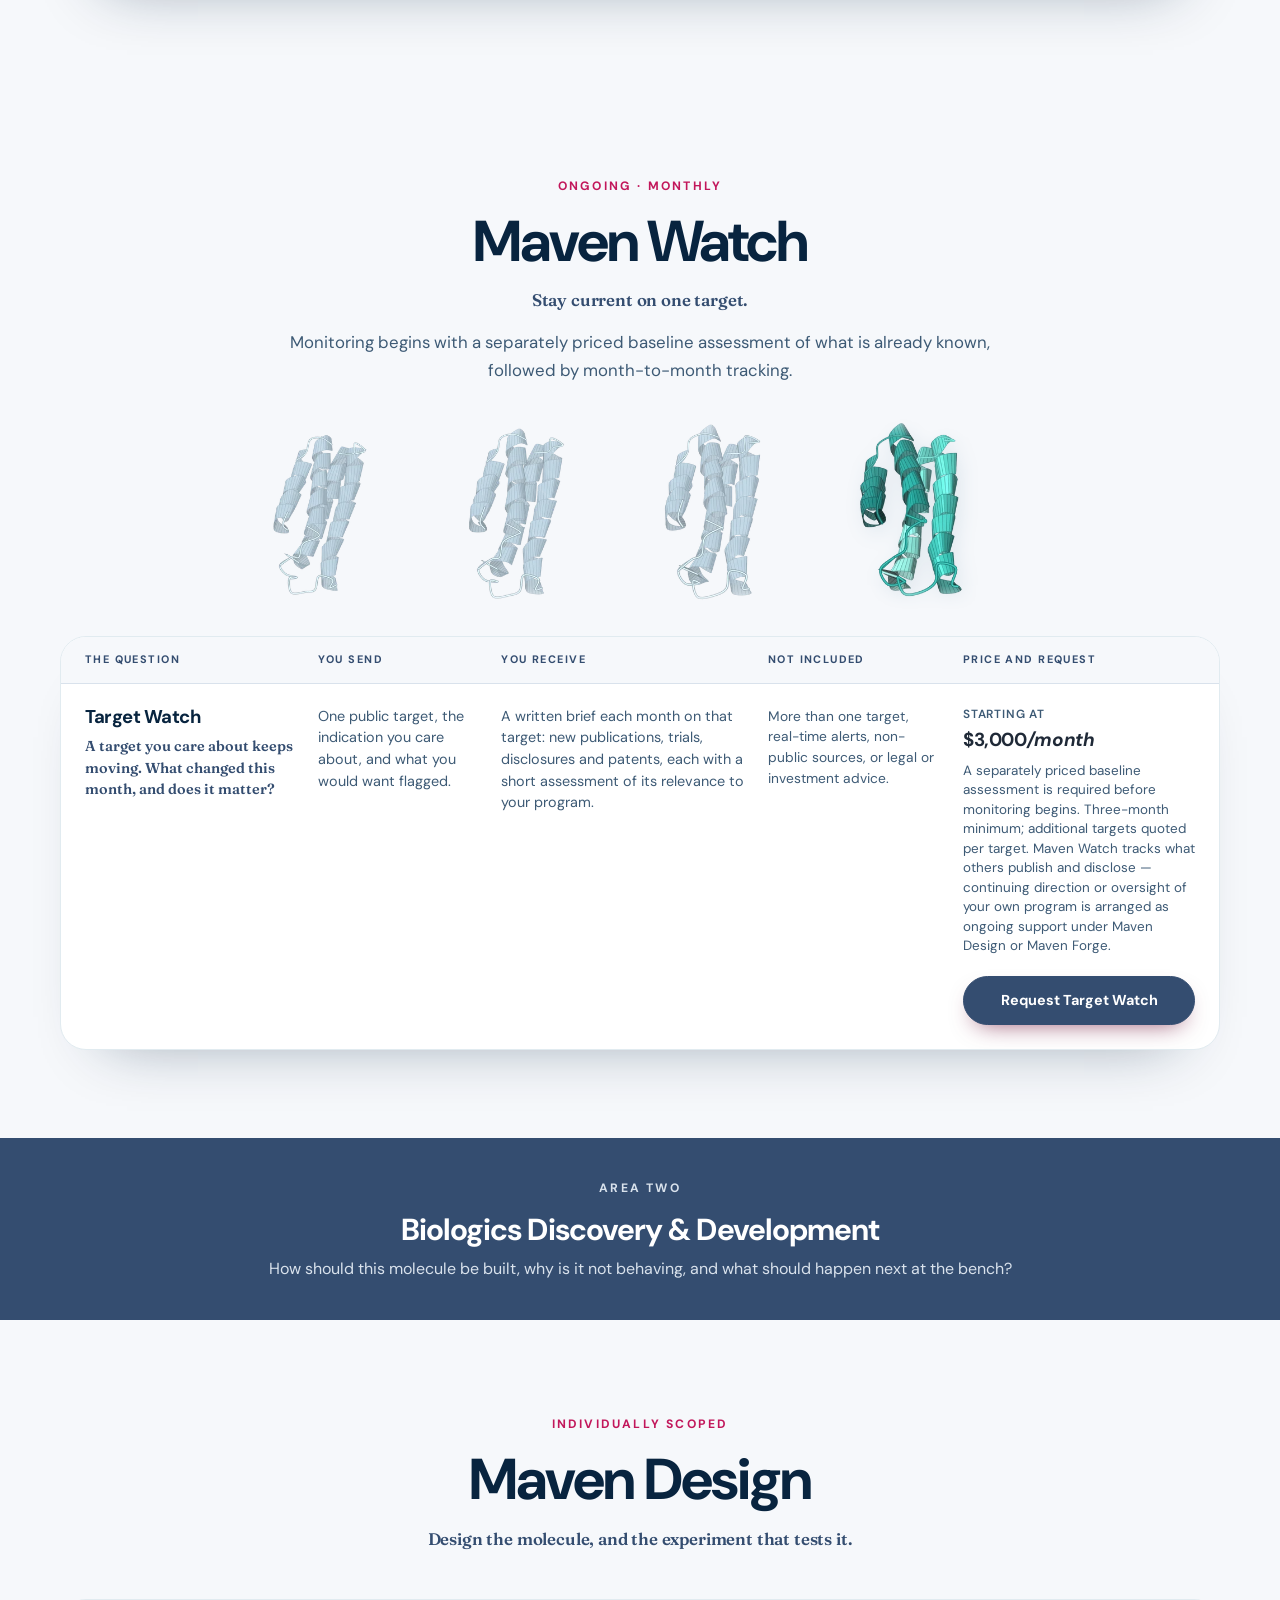
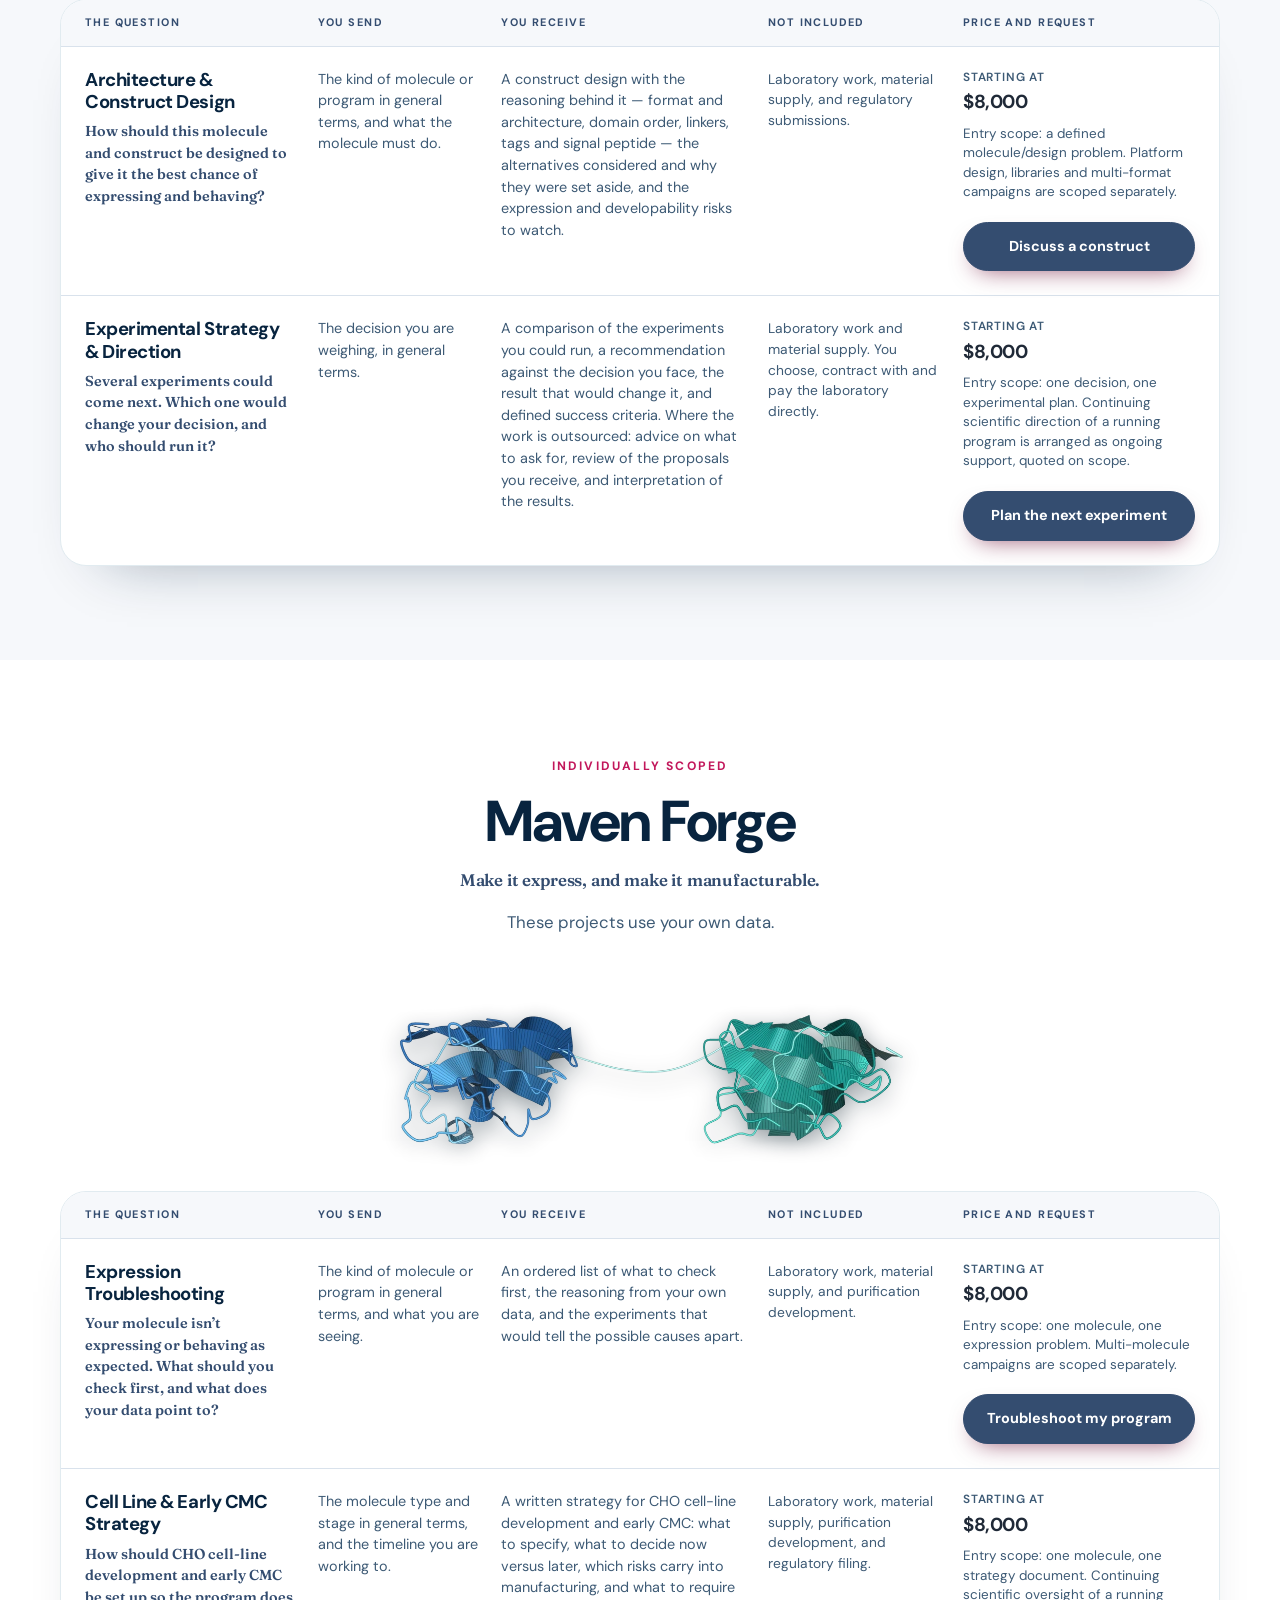
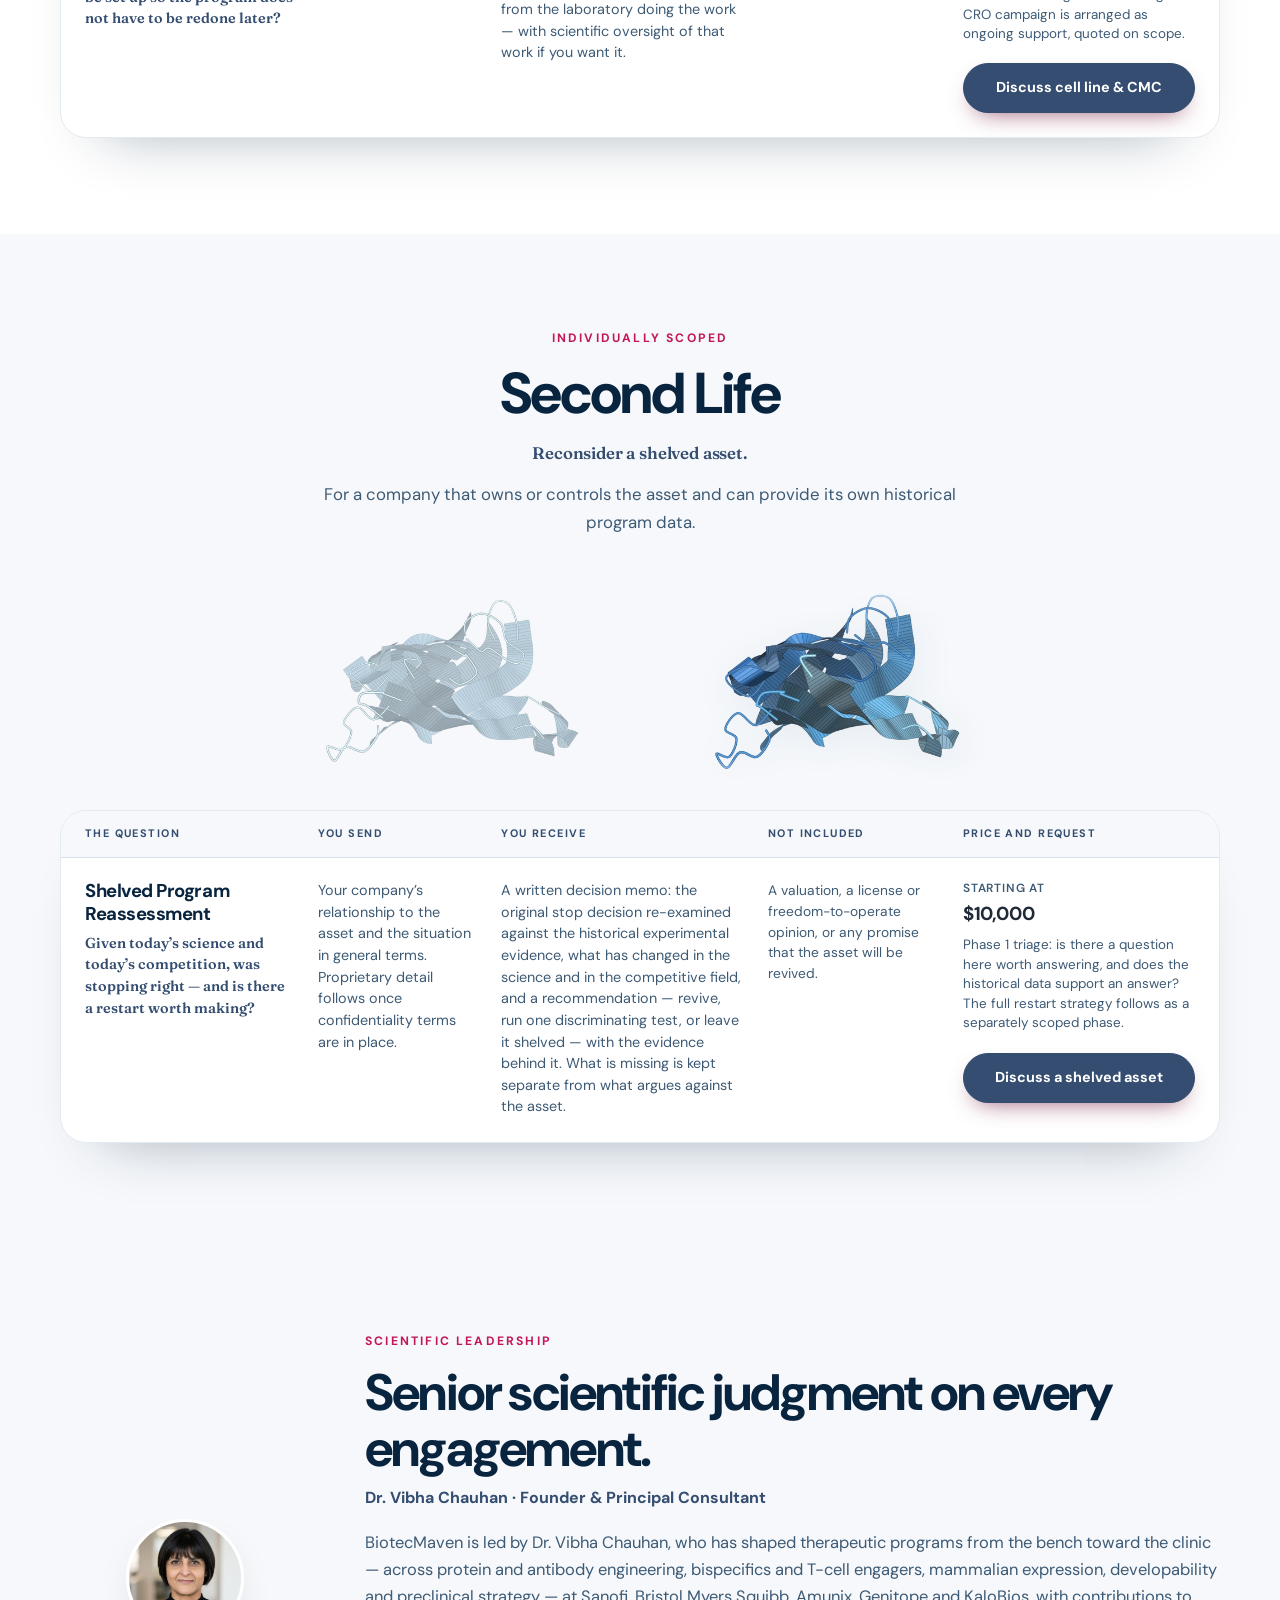
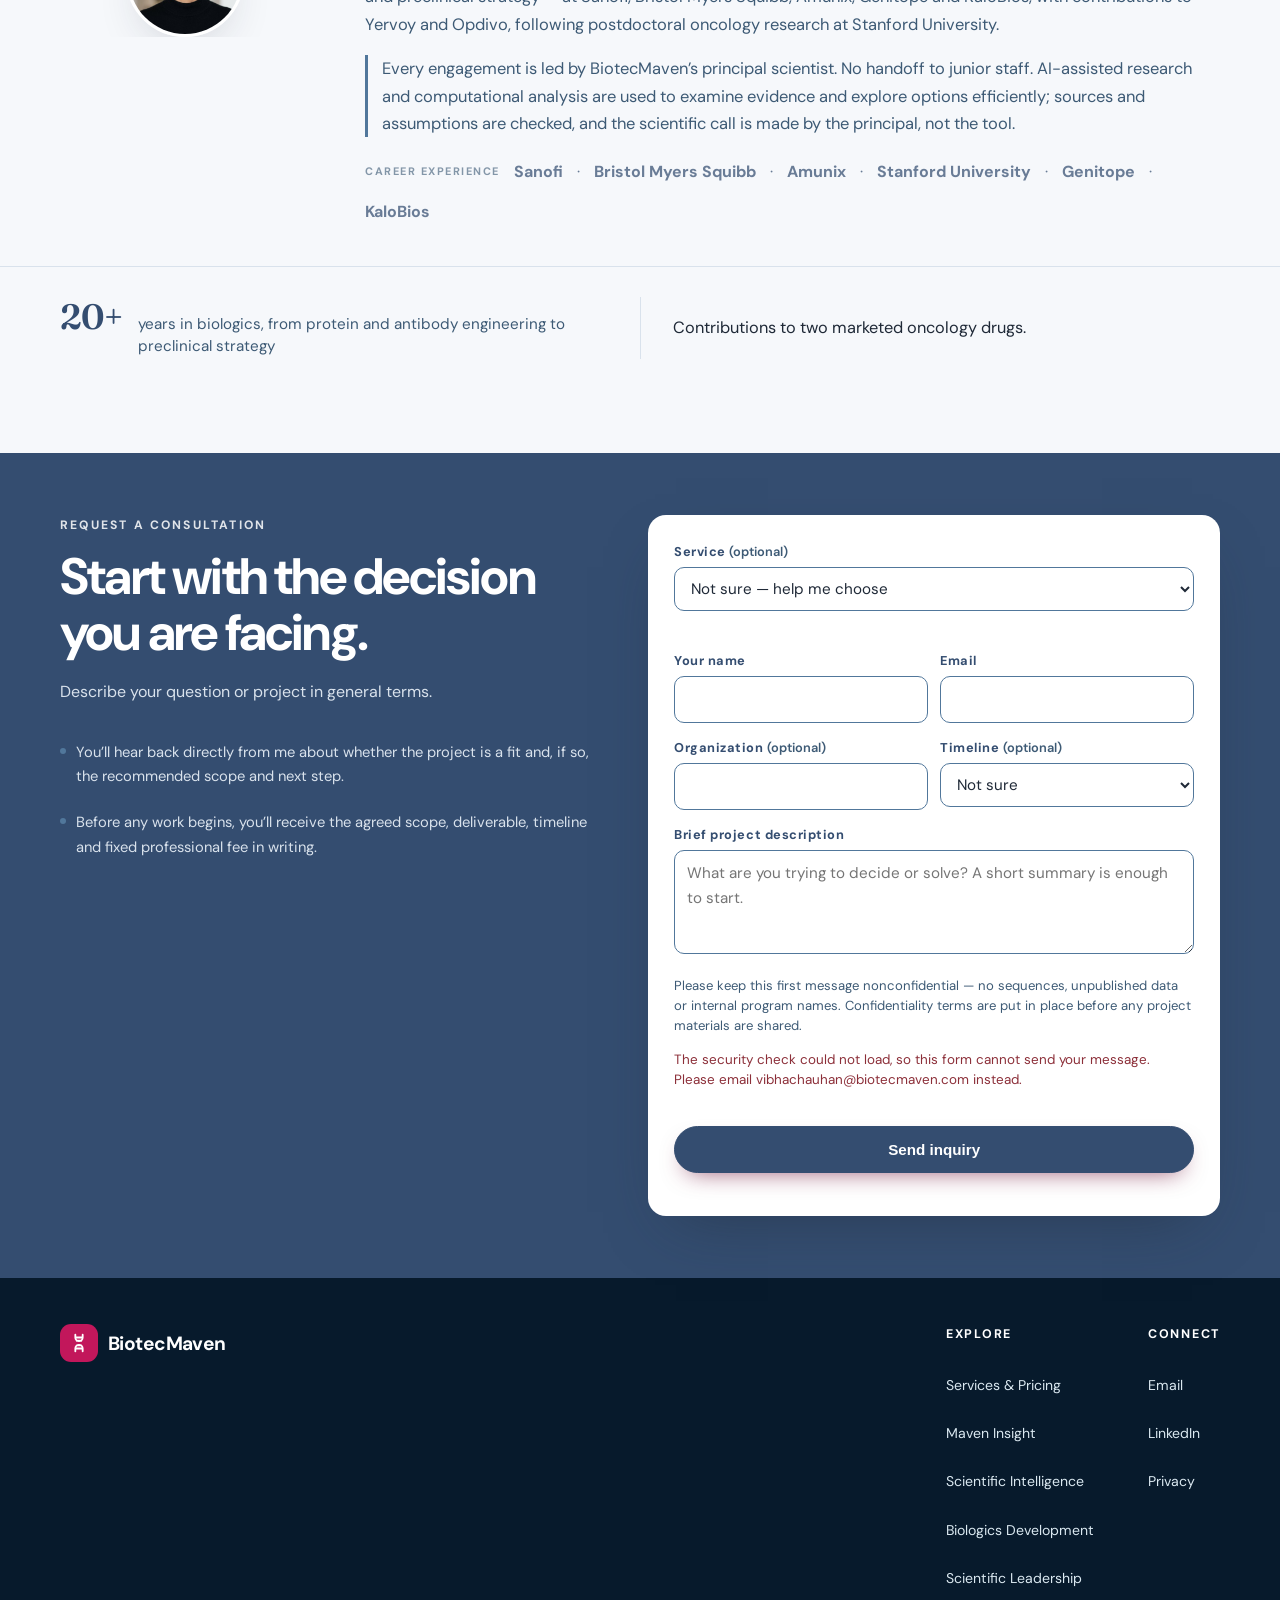
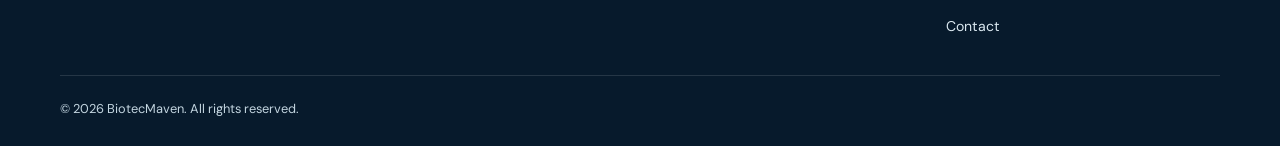
<file: request.html>
<!doctype html><html lang="en"><head><meta charset="utf-8"><meta name="viewport" content="width=device-width,initial-scale=1"><meta name="robots" content="noindex,follow"><meta http-equiv="refresh" content="0;url=/#contact"><link rel="canonical" href="https://biotecmaven.com/"><title>BiotecMaven</title></head><body><p>This page has moved. <a href="/#contact">Request a consultation on BiotecMaven</a>.</p><script>window.location.replace('/#contact');</script></body></html>
</file>
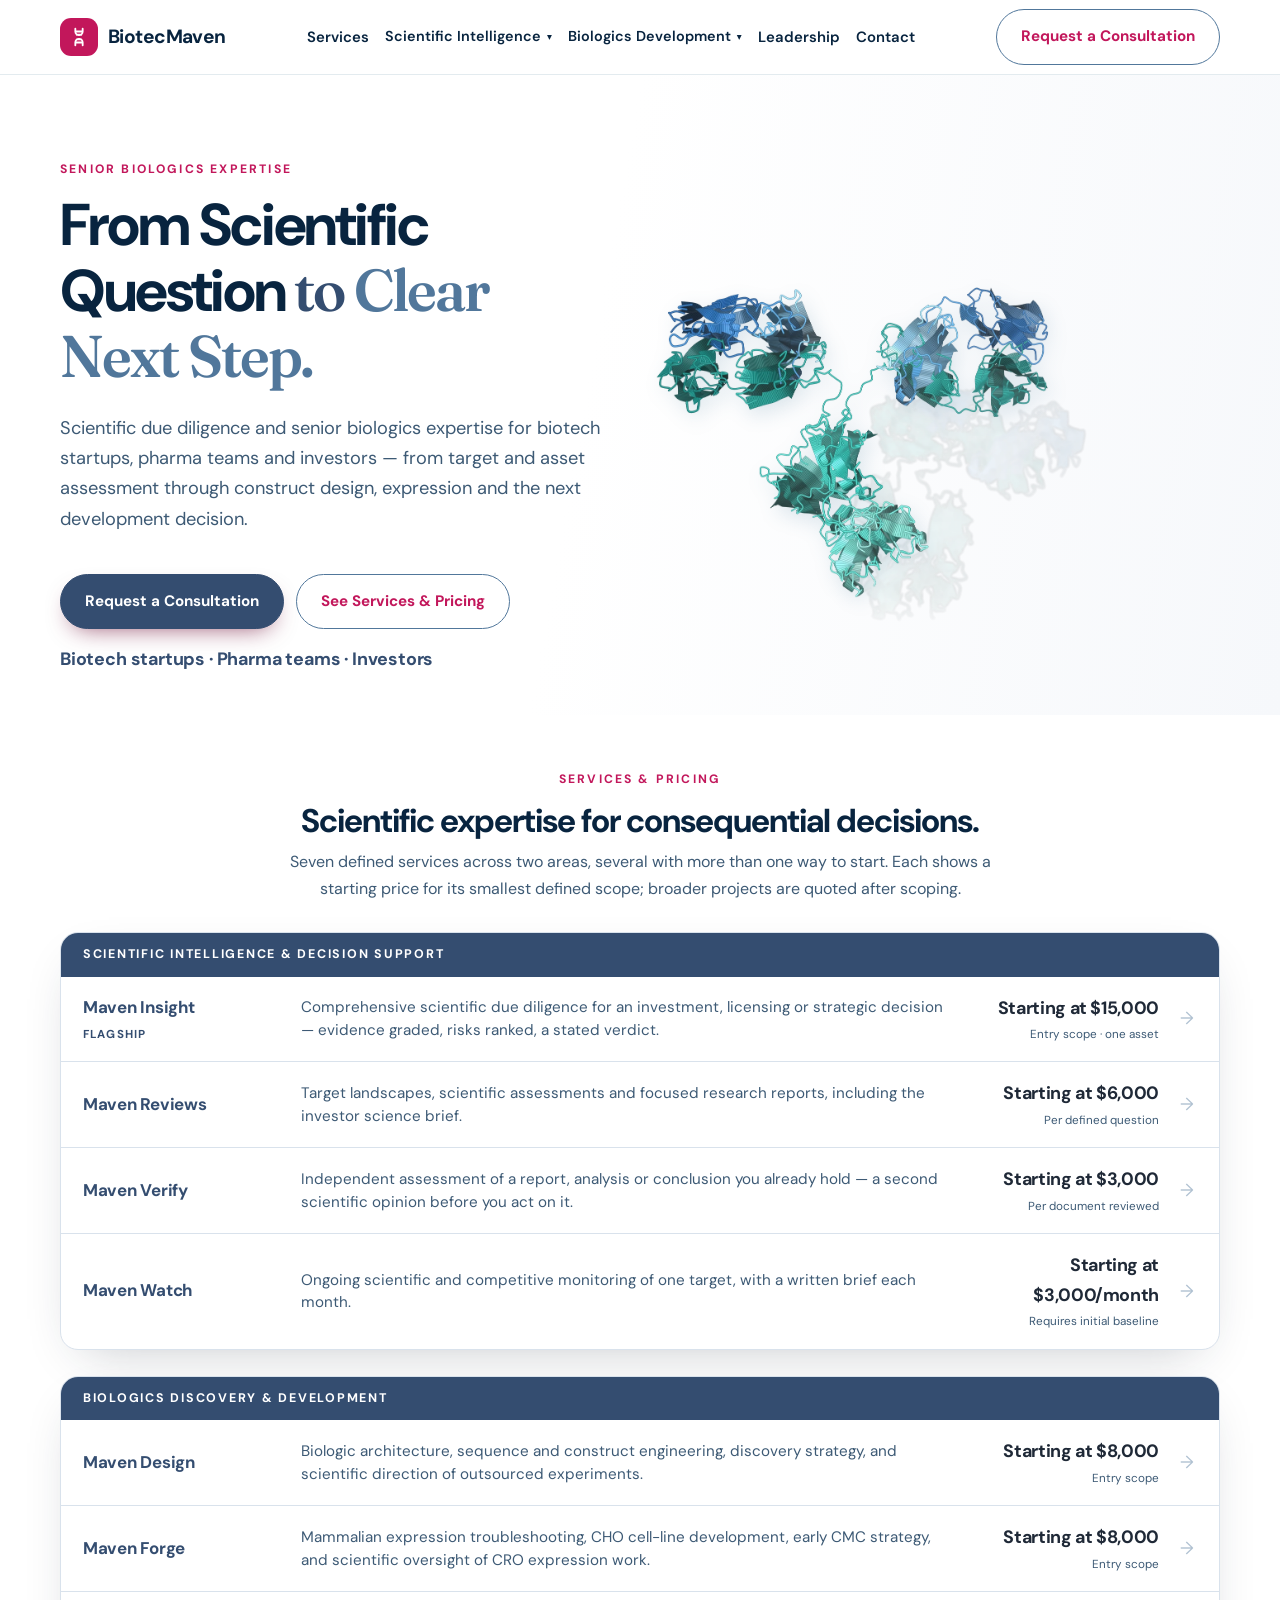
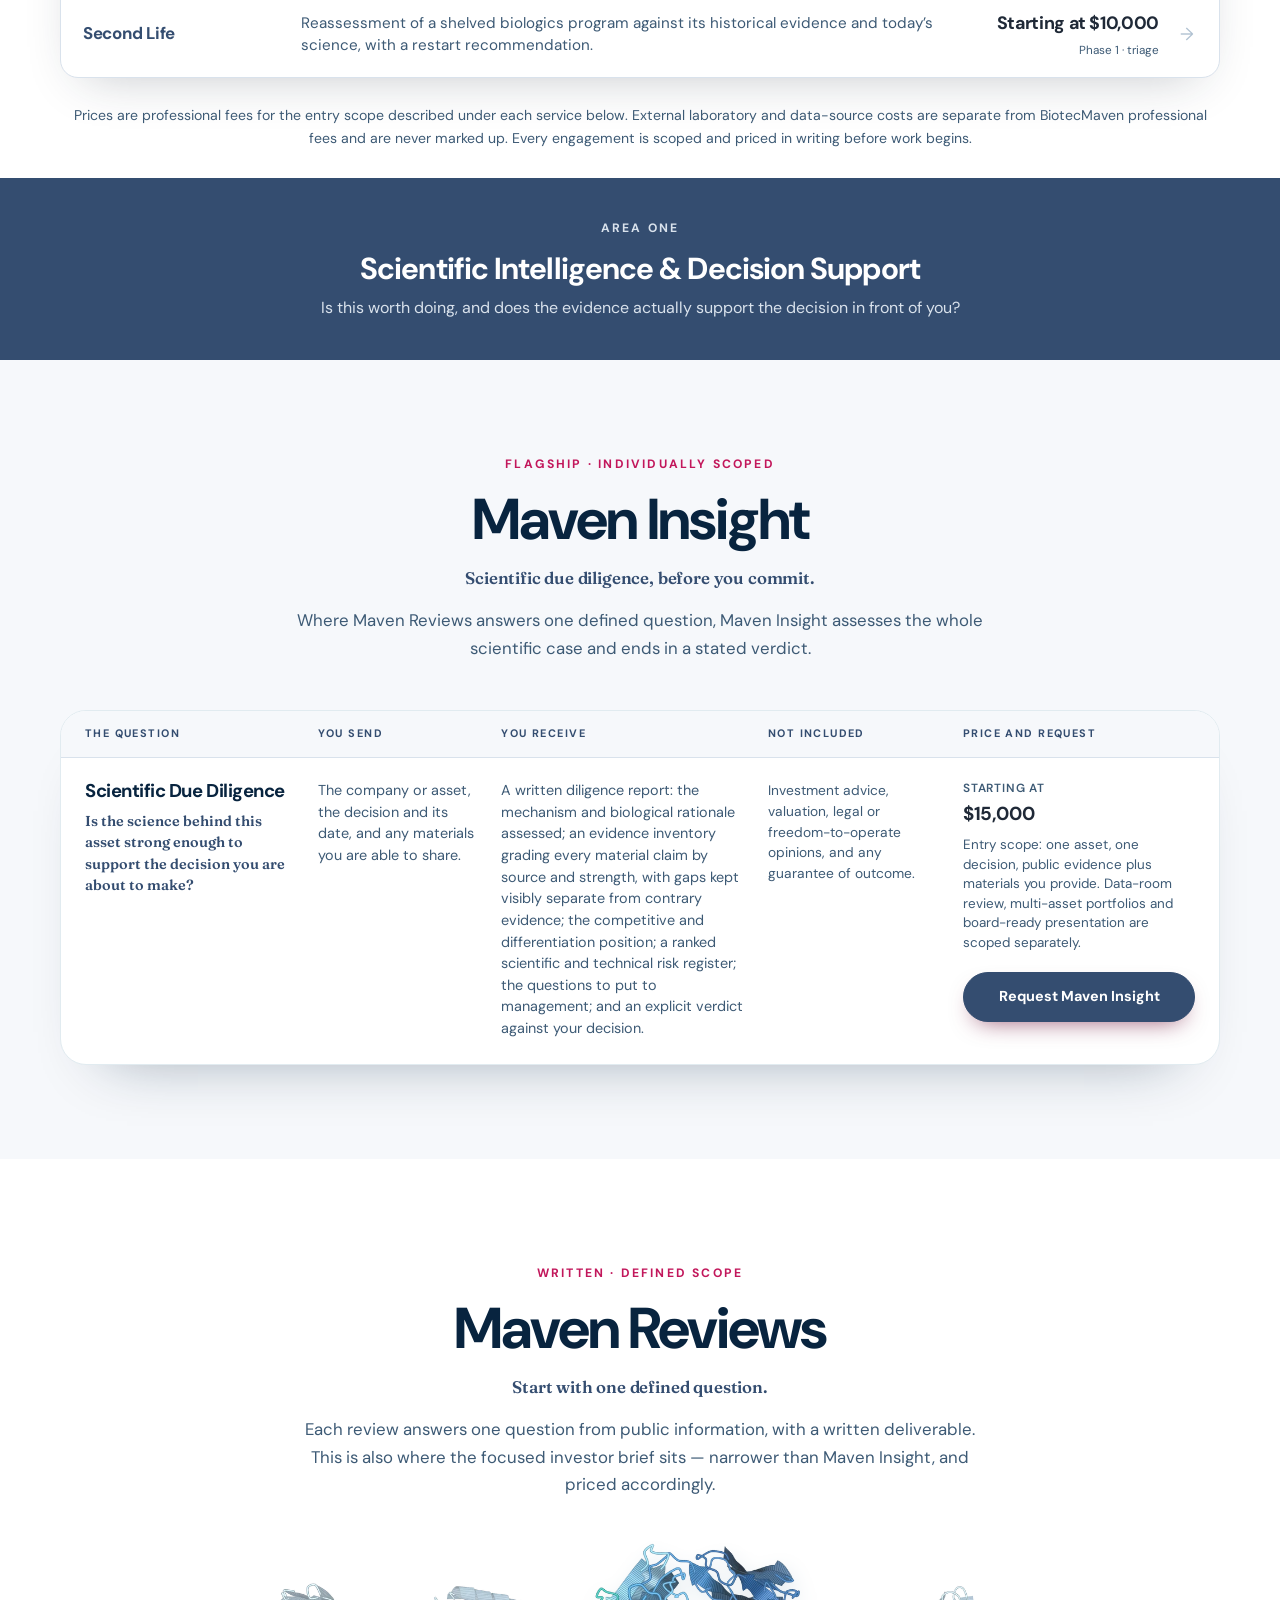
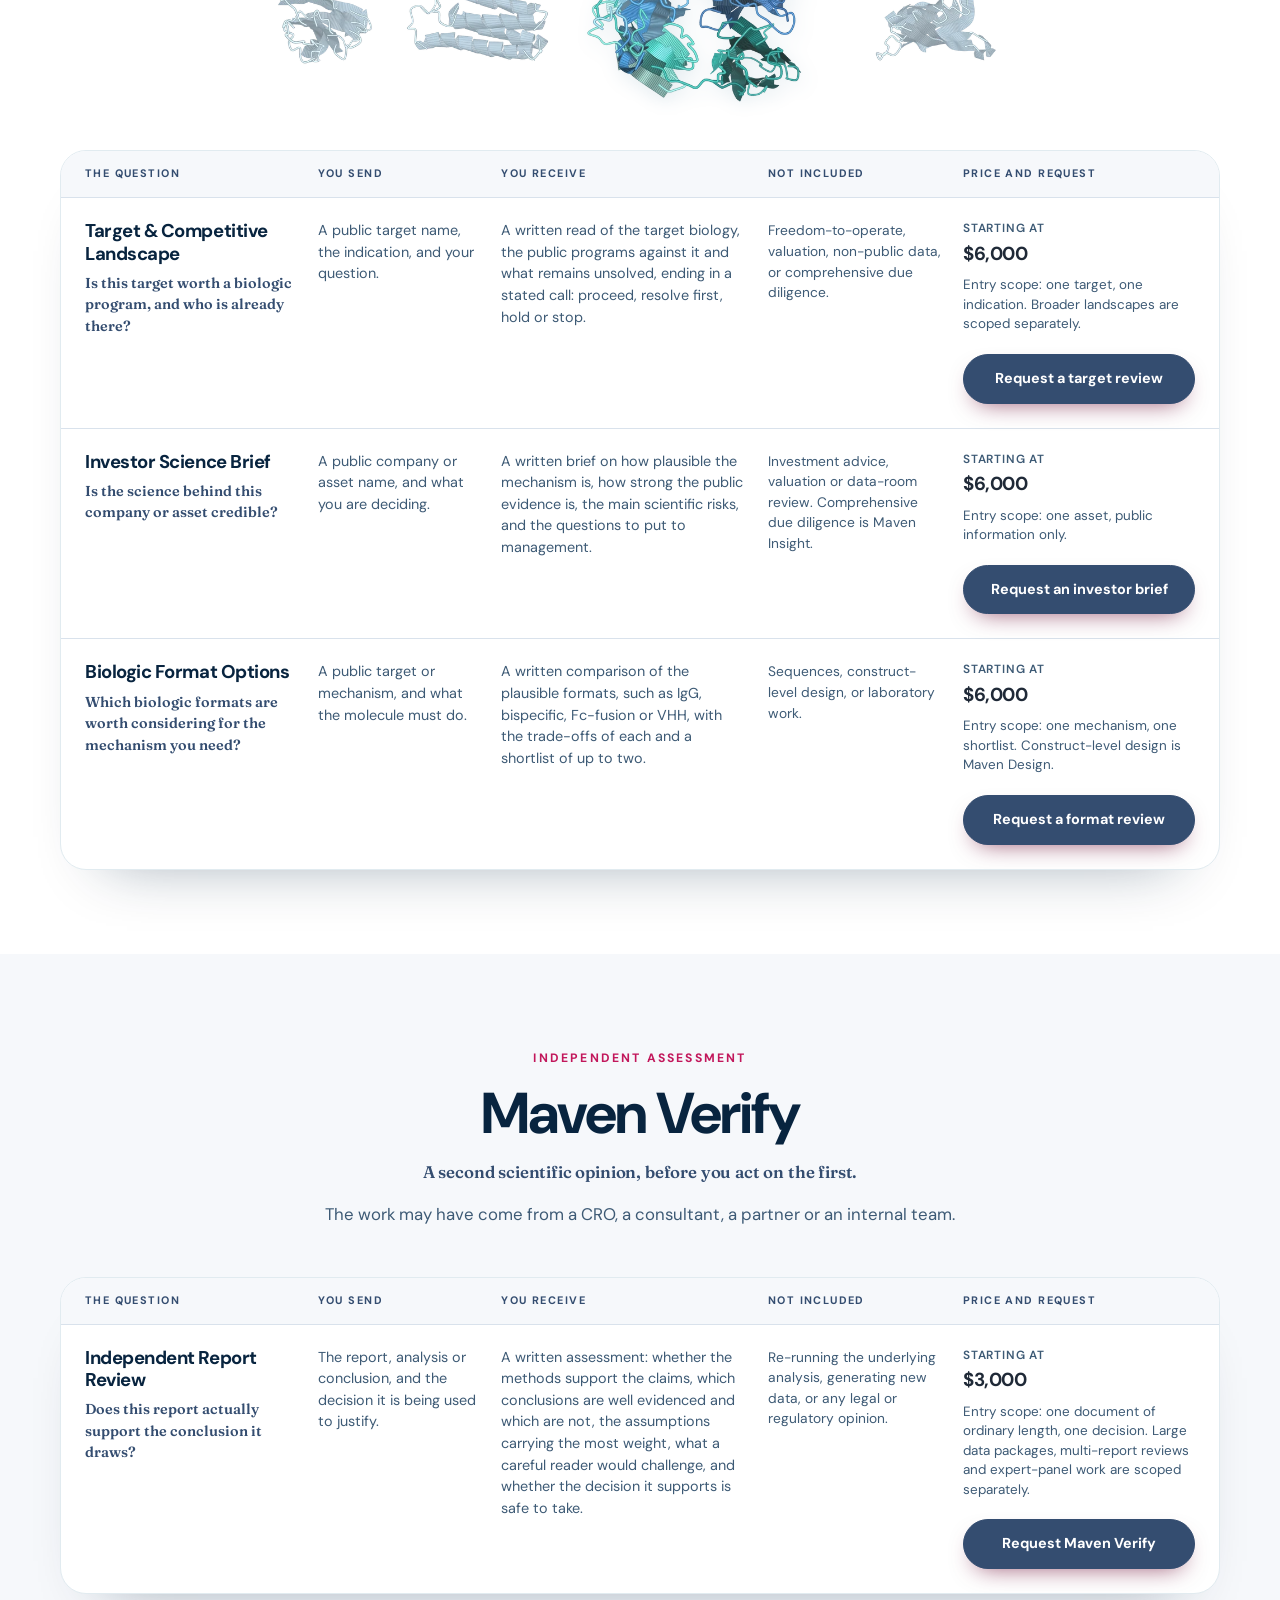
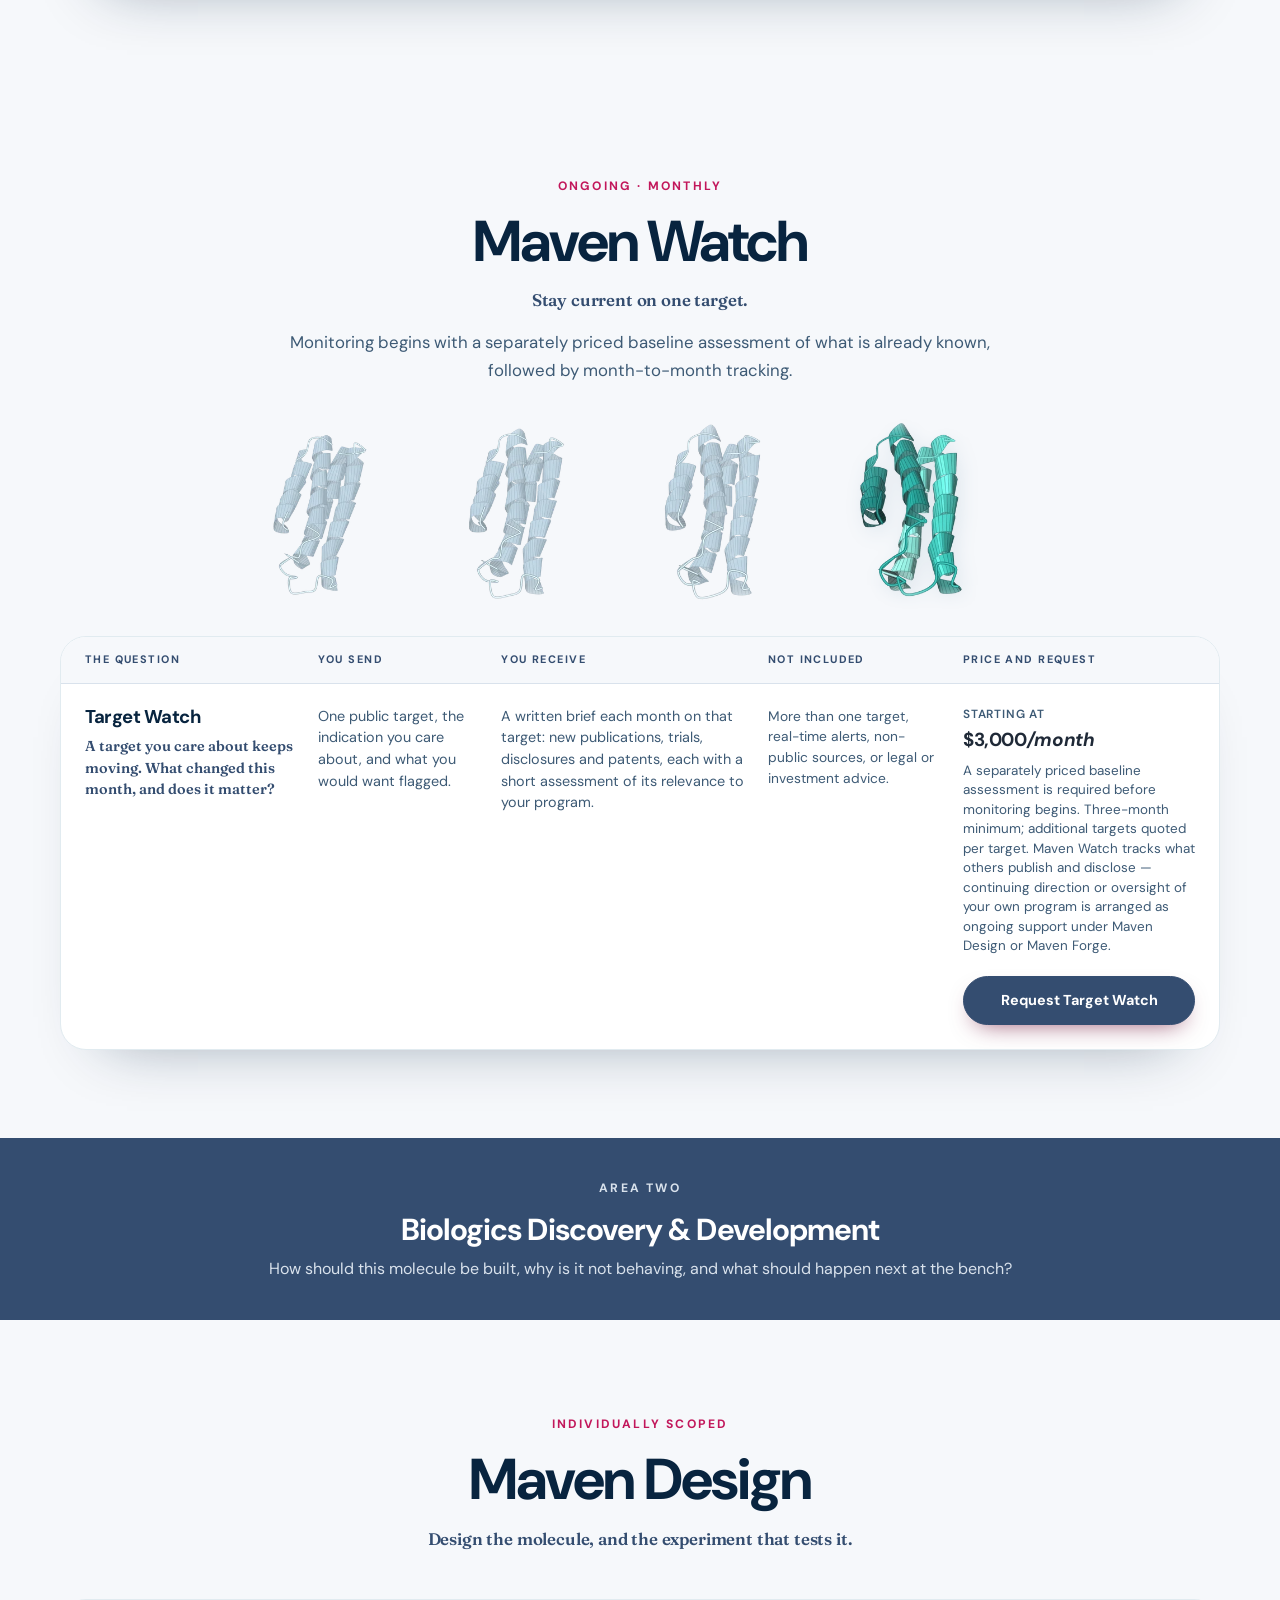
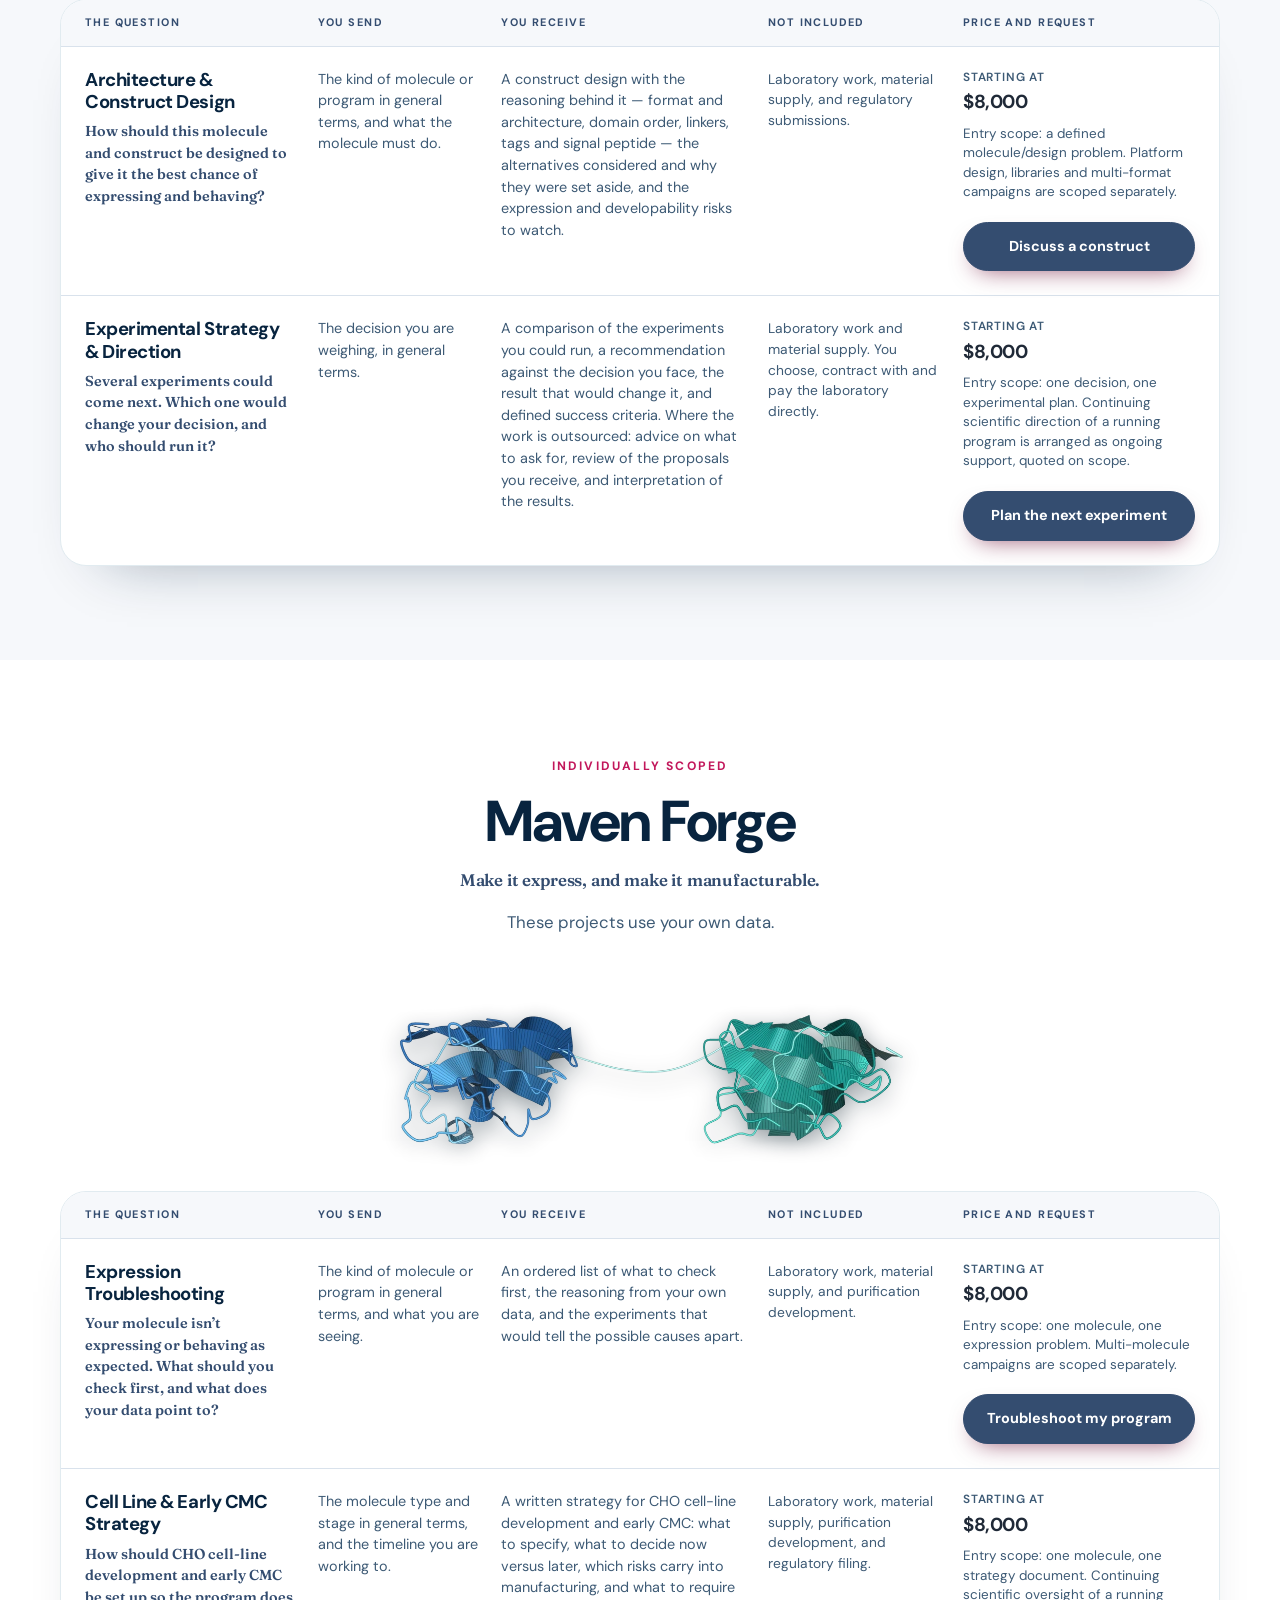
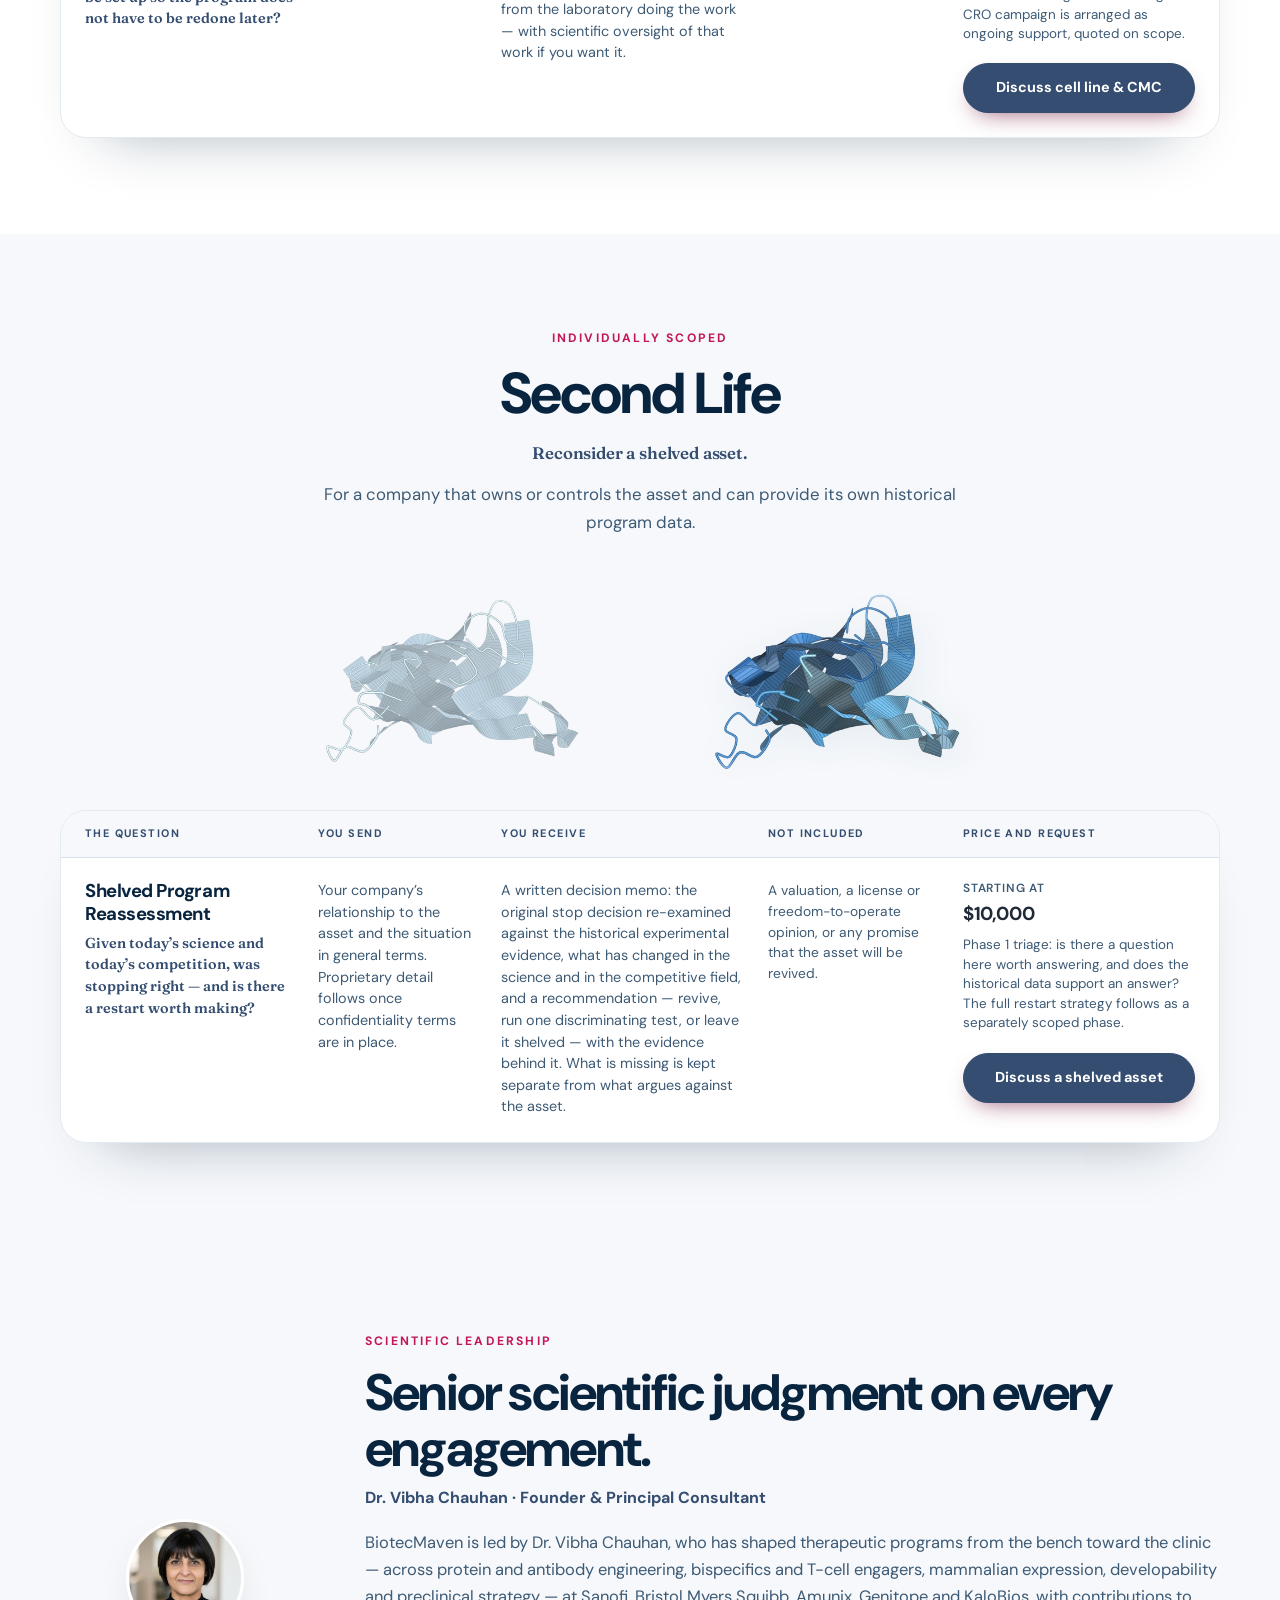
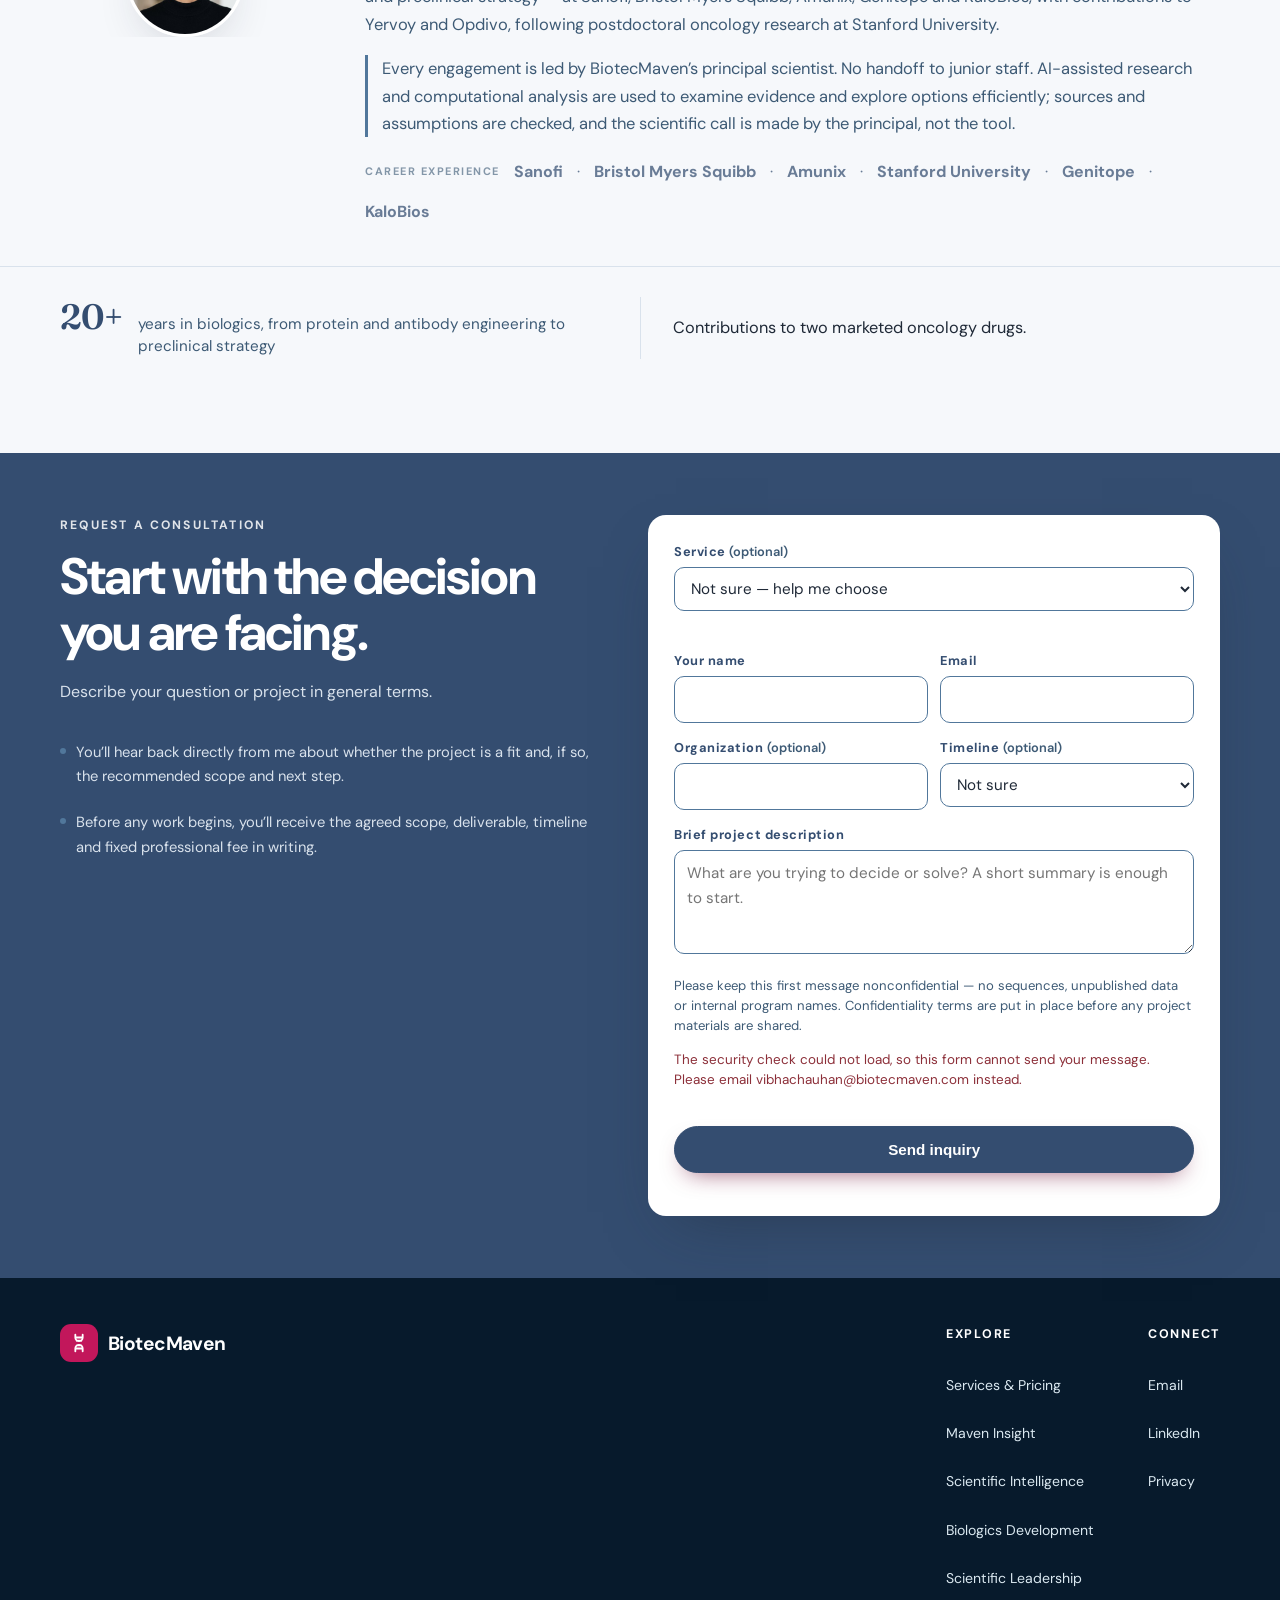
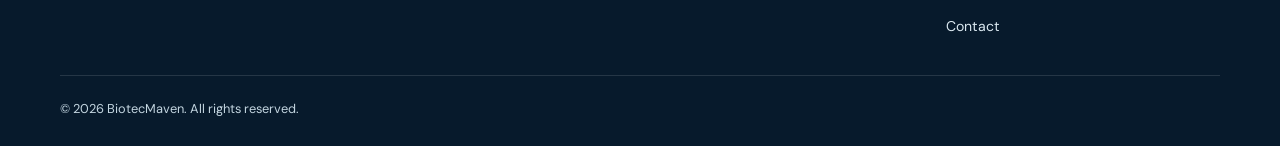
<file: strategic-services.html>
<!doctype html><html lang="en"><head><meta charset="utf-8"><meta name="robots" content="noindex,follow"><meta http-equiv="refresh" content="0;url=/"><link rel="canonical" href="https://biotecmaven.com/"><title>BiotecMaven</title></head><body><p>This page has moved to <a href="/">BiotecMaven</a>.</p><script>window.location.replace('/');</script></body></html>
</file>
<file: assets/tokens.css>
/* Generated by build_svg_system.py from tokens.json. Do not edit by hand. */
:root{
  --amber-500: #f3c969;
  --amber-700: #b07d2b;
  --ink: #10242b;
  --line: #d7e0e6;
  --muted: #5b6f78;
  --navy-500: #2b6e88;
  --navy-600: #1a5070;
  --navy-700: #123d55;
  --navy-800: #0f2f44;
  --navy-900: #0b2233;
  --olive-500: #6a8f3c;
  --paper: #ffffff;
  --paper-alt: #f7f9fb;
  --rust-500: #d98f5a;
  --teal-100: #e6f4f1;
  --teal-400: #26b8a9;
  --teal-500: #17a89c;
  --teal-600: #0e8f86;
  --teal-700: #0a6f68;

  /* scientific meaning — one job each, never decorative */
  --sem-epitope: #e8465f;        /* epitope, liability, or the point of intervention */
  --sem-epitope-dark: #ff6b81;
  --sem-evidence: #00b8cc;        /* evidence, and the active decision path */
  --sem-evidence-dark: #2ee0f2;
  --sem-expression: #2f9e44;        /* expression, progression, acceptable outcome */
  --sem-expression-dark: #51cf66;
  --sem-linker: #d98a14;        /* linker, hinge, uncertainty, decision threshold */
  --sem-linker-dark: #f0a830;
  --sem-payload: #7c5cd6;        /* payload, mask, or an added functional domain */
  --sem-payload-dark: #a98bf0;

  --font-serif: 'Fraunces', Georgia, serif;
  --font-display: 'Space Grotesk', 'DM Sans', 'Segoe UI', system-ui, sans-serif;
  --font-sans: 'DM Sans', 'Segoe UI', system-ui, -apple-system, sans-serif;
}

/* What the field has already tried, and what it left unsolved. */
[data-subject="competitive-intelligence"]{
  --s-surface: #f5f7fa;
  --s-surface-alt: #e8edf3;
  --s-ink: #12262e;
  --s-line: #ccd6e0;
  --s-primary: #1a5070;
  --s-secondary: #5b7391;
  --s-focal: #d98a14;
}

/* What will fail at the bench, and which liabilities matter. */
[data-subject="developability"]{
  --s-surface: #faf7f2;
  --s-surface-alt: #f2ebe0;
  --s-ink: #2a2419;
  --s-line: #e2d6c2;
  --s-primary: #8a6a2e;
  --s-secondary: #d98a14;
  --s-focal: #e8465f;
}

/* Expression, purification, analytics and delivered material. */
[data-subject="expression-execution"]{
  --s-surface: #f4f8fc;
  --s-surface-alt: #e6eff8;
  --s-ink: #0f2733;
  --s-line: #c9dcec;
  --s-primary: #1668a8;
  --s-secondary: #2f9e44;
  --s-focal: #00b8cc;
}

/* Modality, architecture and the construct itself. */
[data-subject="molecule-construct"]{
  --s-surface: #f3f8fa;
  --s-surface-alt: #e6f1f5;
  --s-ink: #0f2b34;
  --s-line: #c8dde5;
  --s-primary: #0a7d74;
  --s-secondary: #1668a8;
  --s-focal: #7c5cd6;
}

/* Structure, interface and epitope choice. */
[data-subject="structure-epitope"]{
  --s-surface: #f2f8fb;
  --s-surface-alt: #e2f0f7;
  --s-ink: #0d2b3a;
  --s-line: #c2dced;
  --s-primary: #1668a8;
  --s-secondary: #00b8cc;
  --s-focal: #e8465f;
}

/* Cell and tissue biology: what the target is and where it sits. */
[data-subject="target-biology"]{
  --s-surface: #f2f8f4;
  --s-surface-alt: #e4f0e8;
  --s-ink: #12312a;
  --s-line: #c9ddd0;
  --s-primary: #2f7d5f;
  --s-secondary: #17a89c;
  --s-focal: #e8465f;
}
</file>
